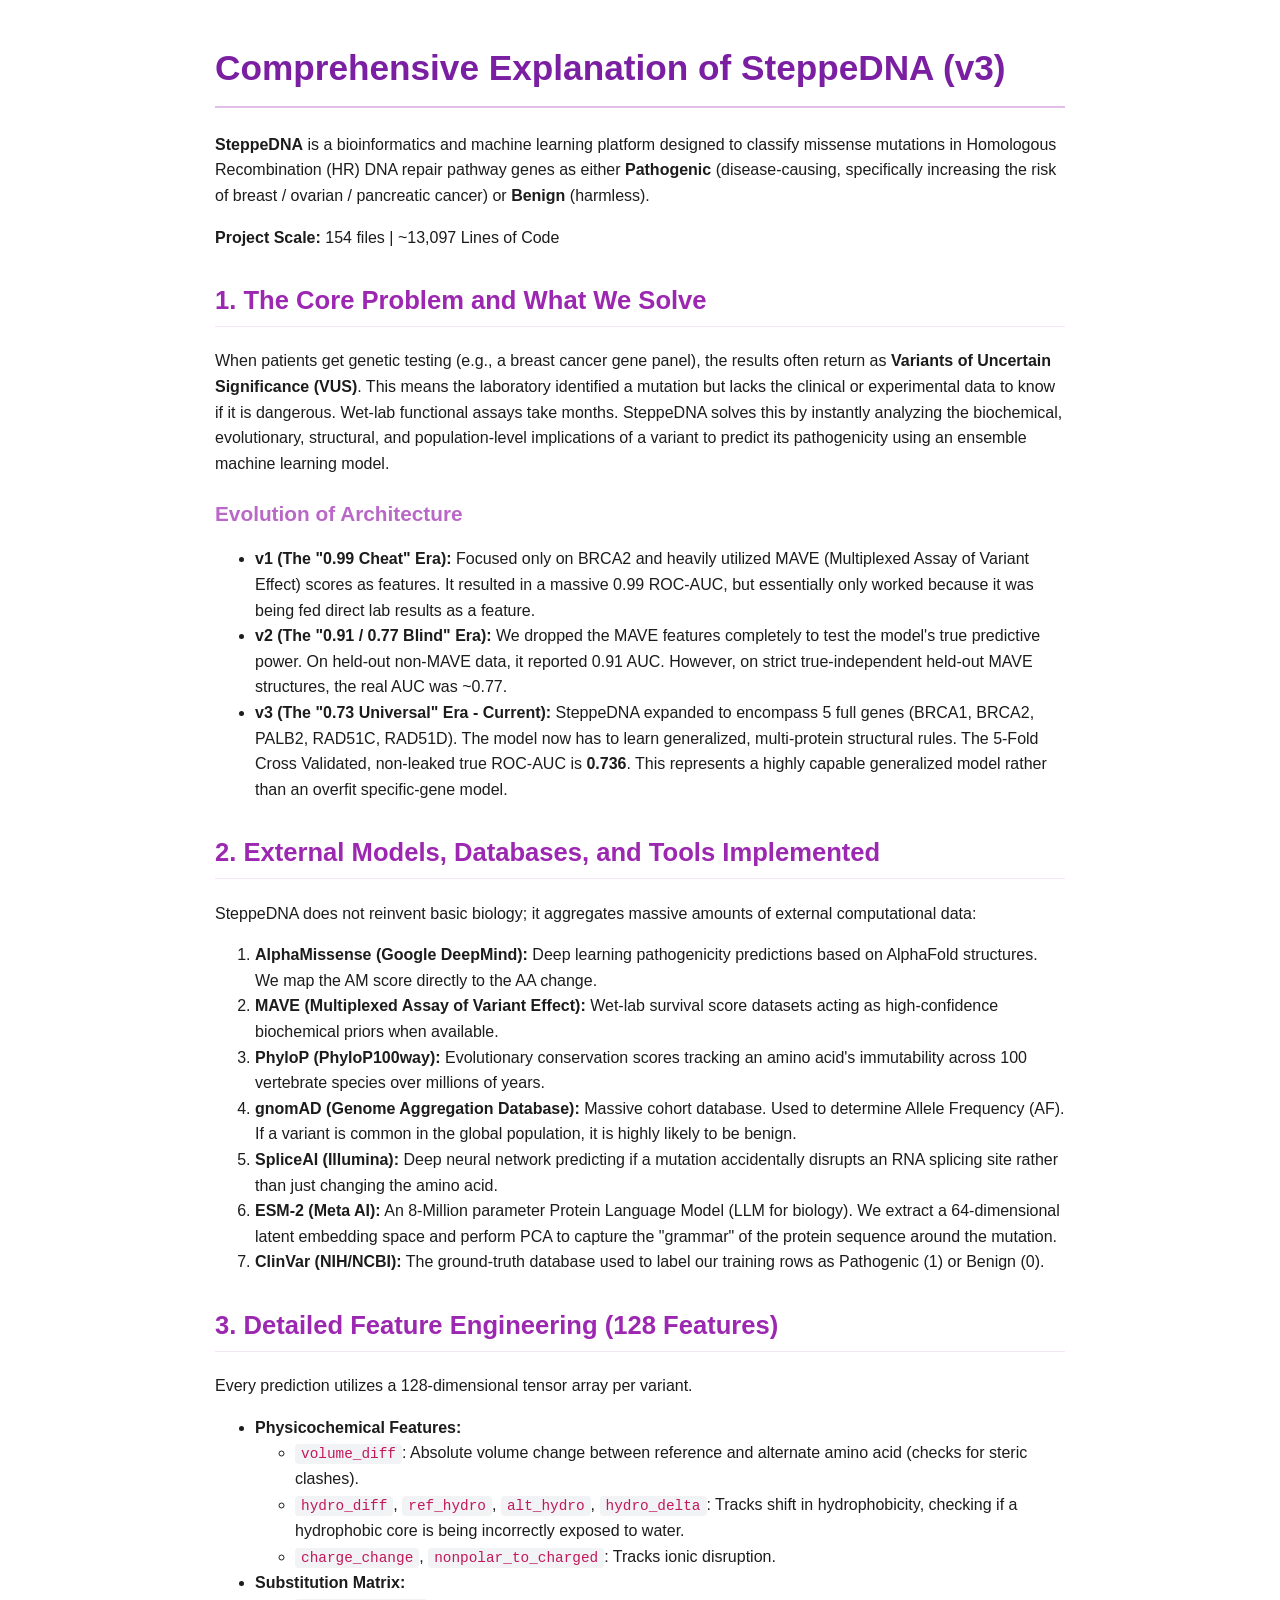
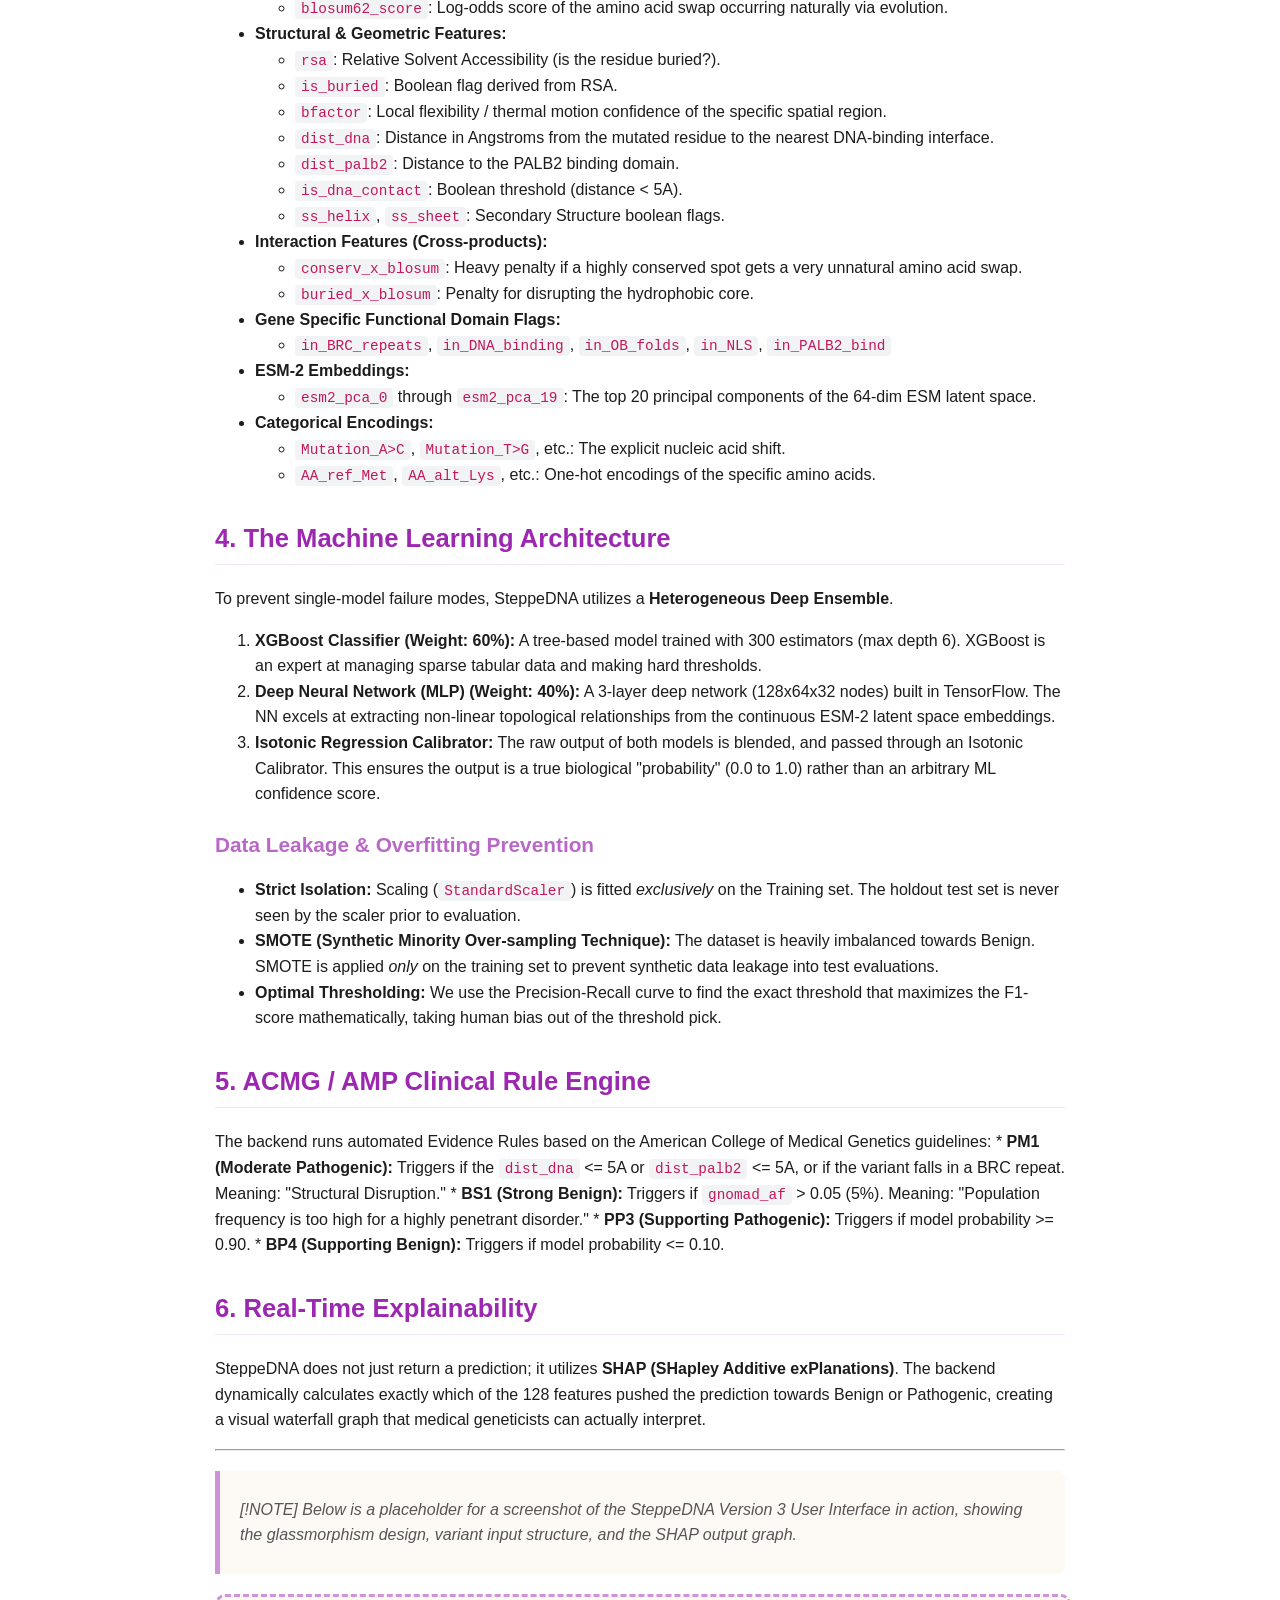
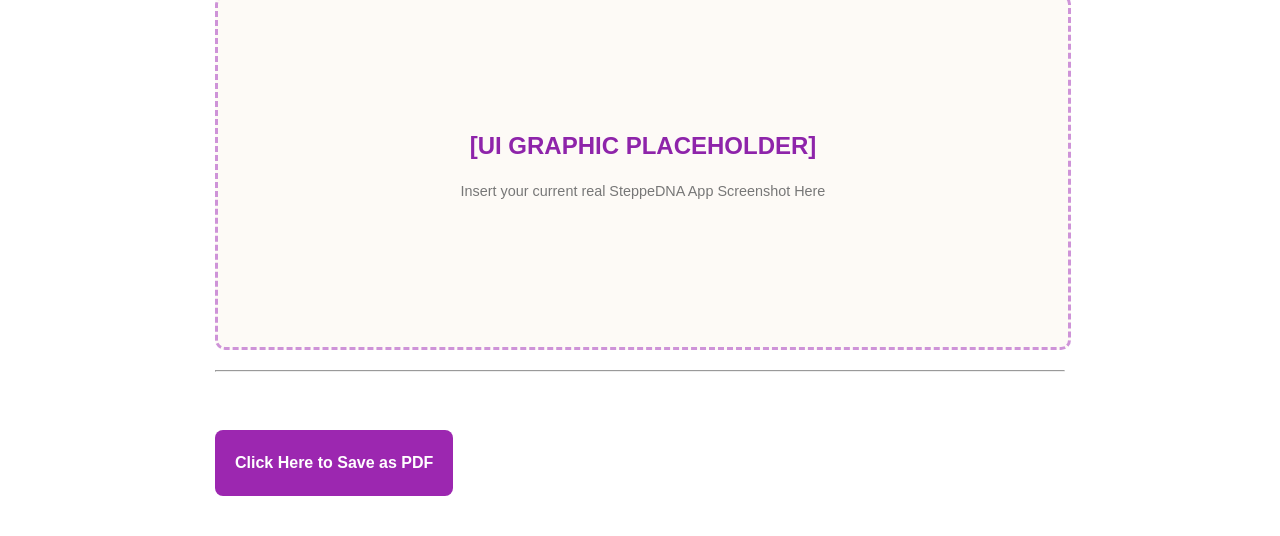
<file: explanation_of_SteppeDNA.html>
<!DOCTYPE html>
<html>
<head>
<meta charset="utf-8">
<title>Explanation of SteppeDNA</title>
<style>
    @page { size: A4; margin: 2cm; }
    body {
        font-family: 'Segoe UI', Helvetica, Arial, sans-serif;
        line-height: 1.6;
        color: #1c1c1c;
        margin: 40px auto;
        max-width: 850px;
        padding: 0 40px;
    }
    h1 {
        color: #7B1FA2;
        border-bottom: 2px solid #E1BEE7;
        padding-bottom: 10px;
        font-size: 2.2em;
        margin-top: 0;
    }
    h2 {
        color: #9C27B0;
        margin-top: 30px;
        font-size: 1.6em;
        border-bottom: 1px solid #f3e5f5;
        padding-bottom: 5px;
    }
    h3 {
        color: #BA68C8;
        font-size: 1.3em;
        margin-bottom: 10px;
    }
    table {
        border-collapse: collapse;
        width: 100%;
        margin: 20px 0;
        font-size: 0.95em;
    }
    th, td {
        border: 1px solid #ddd;
        padding: 12px;
        text-align: left;
    }
    th {
        background-color: #F8BBD0;
        color: #4A148C;
    }
    tr:nth-child(even) {
        background-color: #fafafa;
    }
    code {
        background-color: #f1f3f5;
        padding: 2px 6px;
        border-radius: 4px;
        font-family: Consolas, 'Courier New', monospace;
        font-size: 0.9em;
        color: #C2185B;
    }
    .placeholder-box {
        width: 100%;
        height: 350px;
        border: 3px dashed #ce93d8;
        background-color: #fdfaf6;
        display: flex;
        flex-direction: column;
        align-items: center;
        justify-content: center;
        color: #8e24aa;
        font-weight: bold;
        font-size: 1.5em;
        margin-top: 20px;
        margin-bottom: 20px;
        border-radius: 10px;
        text-align: center;
    }
    .placeholder-box p {
        font-size: 0.6em;
        font-weight: normal;
        color: #777;
    }
    blockquote {
        border-left: 5px solid #ce93d8;
        padding-left: 15px;
        color: #555;
        font-style: italic;
        background: #fdfaf6;
        margin: 20px 0;
        padding: 10px 20px;
        border-radius: 0 8px 8px 0;
    }
    @media print {
        .placeholder-box { border: 3px dashed #999; color: #555; background-color: #fff; }
        body { max-width: 100%; padding: 0; margin: 0; }
    }
</style>
</head>
<body>
<h1>Comprehensive Explanation of SteppeDNA (v3)</h1>
<p><strong>SteppeDNA</strong> is a bioinformatics and machine learning platform designed to classify missense mutations in Homologous Recombination (HR) DNA repair pathway genes as either <strong>Pathogenic</strong> (disease-causing, specifically increasing the risk of breast / ovarian / pancreatic cancer) or <strong>Benign</strong> (harmless).</p>
<p><strong>Project Scale:</strong> 154 files | ~13,097 Lines of Code</p>
<h2>1. The Core Problem and What We Solve</h2>
<p>When patients get genetic testing (e.g., a breast cancer gene panel), the results often return as <strong>Variants of Uncertain Significance (VUS)</strong>. This means the laboratory identified a mutation but lacks the clinical or experimental data to know if it is dangerous. Wet-lab functional assays take months. SteppeDNA solves this by instantly analyzing the biochemical, evolutionary, structural, and population-level implications of a variant to predict its pathogenicity using an ensemble machine learning model.</p>
<h3>Evolution of Architecture</h3>
<ul>
<li><strong>v1 (The "0.99 Cheat" Era):</strong> Focused only on BRCA2 and heavily utilized MAVE (Multiplexed Assay of Variant Effect) scores as features. It resulted in a massive 0.99 ROC-AUC, but essentially only worked because it was being fed direct lab results as a feature.</li>
<li><strong>v2 (The "0.91 / 0.77 Blind" Era):</strong> We dropped the MAVE features completely to test the model's true predictive power. On held-out non-MAVE data, it reported 0.91 AUC. However, on strict true-independent held-out MAVE structures, the real AUC was ~0.77.</li>
<li><strong>v3 (The "0.73 Universal" Era - Current):</strong> SteppeDNA expanded to encompass 5 full genes (BRCA1, BRCA2, PALB2, RAD51C, RAD51D). The model now has to learn generalized, multi-protein structural rules. The 5-Fold Cross Validated, non-leaked true ROC-AUC is <strong>0.736</strong>. This represents a highly capable generalized model rather than an overfit specific-gene model.</li>
</ul>
<h2>2. External Models, Databases, and Tools Implemented</h2>
<p>SteppeDNA does not reinvent basic biology; it aggregates massive amounts of external computational data:</p>
<ol>
<li><strong>AlphaMissense (Google DeepMind):</strong> Deep learning pathogenicity predictions based on AlphaFold structures. We map the AM score directly to the AA change.</li>
<li><strong>MAVE (Multiplexed Assay of Variant Effect):</strong> Wet-lab survival score datasets acting as high-confidence biochemical priors when available.</li>
<li><strong>PhyloP (PhyloP100way):</strong> Evolutionary conservation scores tracking an amino acid's immutability across 100 vertebrate species over millions of years.</li>
<li><strong>gnomAD (Genome Aggregation Database):</strong> Massive cohort database. Used to determine Allele Frequency (AF). If a variant is common in the global population, it is highly likely to be benign.</li>
<li><strong>SpliceAI (Illumina):</strong> Deep neural network predicting if a mutation accidentally disrupts an RNA splicing site rather than just changing the amino acid.</li>
<li><strong>ESM-2 (Meta AI):</strong> An 8-Million parameter Protein Language Model (LLM for biology). We extract a 64-dimensional latent embedding space and perform PCA to capture the "grammar" of the protein sequence around the mutation.</li>
<li><strong>ClinVar (NIH/NCBI):</strong> The ground-truth database used to label our training rows as Pathogenic (1) or Benign (0).</li>
</ol>
<h2>3. Detailed Feature Engineering (128 Features)</h2>
<p>Every prediction utilizes a 128-dimensional tensor array per variant.</p>
<ul>
<li><strong>Physicochemical Features:</strong><ul>
<li><code>volume_diff</code>: Absolute volume change between reference and alternate amino acid (checks for steric clashes).</li>
<li><code>hydro_diff</code>, <code>ref_hydro</code>, <code>alt_hydro</code>, <code>hydro_delta</code>: Tracks shift in hydrophobicity, checking if a hydrophobic core is being incorrectly exposed to water.</li>
<li><code>charge_change</code>, <code>nonpolar_to_charged</code>: Tracks ionic disruption.</li>
</ul>
</li>
<li><strong>Substitution Matrix:</strong><ul>
<li><code>blosum62_score</code>: Log-odds score of the amino acid swap occurring naturally via evolution.</li>
</ul>
</li>
<li><strong>Structural &amp; Geometric Features:</strong><ul>
<li><code>rsa</code>: Relative Solvent Accessibility (is the residue buried?).</li>
<li><code>is_buried</code>: Boolean flag derived from RSA.</li>
<li><code>bfactor</code>: Local flexibility / thermal motion confidence of the specific spatial region.</li>
<li><code>dist_dna</code>: Distance in Angstroms from the mutated residue to the nearest DNA-binding interface.</li>
<li><code>dist_palb2</code>: Distance to the PALB2 binding domain.</li>
<li><code>is_dna_contact</code>: Boolean threshold (distance &lt; 5A).</li>
<li><code>ss_helix</code>, <code>ss_sheet</code>: Secondary Structure boolean flags.</li>
</ul>
</li>
<li><strong>Interaction Features (Cross-products):</strong><ul>
<li><code>conserv_x_blosum</code>: Heavy penalty if a highly conserved spot gets a very unnatural amino acid swap.</li>
<li><code>buried_x_blosum</code>: Penalty for disrupting the hydrophobic core.</li>
</ul>
</li>
<li><strong>Gene Specific Functional Domain Flags:</strong><ul>
<li><code>in_BRC_repeats</code>, <code>in_DNA_binding</code>, <code>in_OB_folds</code>, <code>in_NLS</code>, <code>in_PALB2_bind</code></li>
</ul>
</li>
<li><strong>ESM-2 Embeddings:</strong><ul>
<li><code>esm2_pca_0</code> through <code>esm2_pca_19</code>: The top 20 principal components of the 64-dim ESM latent space.</li>
</ul>
</li>
<li><strong>Categorical Encodings:</strong><ul>
<li><code>Mutation_A&gt;C</code>, <code>Mutation_T&gt;G</code>, etc.: The explicit nucleic acid shift.</li>
<li><code>AA_ref_Met</code>, <code>AA_alt_Lys</code>, etc.: One-hot encodings of the specific amino acids.</li>
</ul>
</li>
</ul>
<h2>4. The Machine Learning Architecture</h2>
<p>To prevent single-model failure modes, SteppeDNA utilizes a <strong>Heterogeneous Deep Ensemble</strong>.</p>
<ol>
<li><strong>XGBoost Classifier (Weight: 60%):</strong> A tree-based model trained with 300 estimators (max depth 6). XGBoost is an expert at managing sparse tabular data and making hard thresholds.</li>
<li><strong>Deep Neural Network (MLP) (Weight: 40%):</strong> A 3-layer deep network (128x64x32 nodes) built in TensorFlow. The NN excels at extracting non-linear topological relationships from the continuous ESM-2 latent space embeddings.</li>
<li><strong>Isotonic Regression Calibrator:</strong> The raw output of both models is blended, and passed through an Isotonic Calibrator. This ensures the output is a true biological "probability" (0.0 to 1.0) rather than an arbitrary ML confidence score.</li>
</ol>
<h3>Data Leakage &amp; Overfitting Prevention</h3>
<ul>
<li><strong>Strict Isolation:</strong> Scaling (<code>StandardScaler</code>) is fitted <em>exclusively</em> on the Training set. The holdout test set is never seen by the scaler prior to evaluation.</li>
<li><strong>SMOTE (Synthetic Minority Over-sampling Technique):</strong> The dataset is heavily imbalanced towards Benign. SMOTE is applied <em>only</em> on the training set to prevent synthetic data leakage into test evaluations.</li>
<li><strong>Optimal Thresholding:</strong> We use the Precision-Recall curve to find the exact threshold that maximizes the F1-score mathematically, taking human bias out of the threshold pick.</li>
</ul>
<h2>5. ACMG / AMP Clinical Rule Engine</h2>
<p>The backend runs automated Evidence Rules based on the American College of Medical Genetics guidelines:
*   <strong>PM1 (Moderate Pathogenic):</strong> Triggers if the <code>dist_dna</code> &lt;= 5A or <code>dist_palb2</code> &lt;= 5A, or if the variant falls in a BRC repeat. Meaning: "Structural Disruption."
*   <strong>BS1 (Strong Benign):</strong> Triggers if <code>gnomad_af</code> &gt; 0.05 (5%). Meaning: "Population frequency is too high for a highly penetrant disorder."
*   <strong>PP3 (Supporting Pathogenic):</strong> Triggers if model probability &gt;= 0.90.
*   <strong>BP4 (Supporting Benign):</strong> Triggers if model probability &lt;= 0.10.</p>
<h2>6. Real-Time Explainability</h2>
<p>SteppeDNA does not just return a prediction; it utilizes <strong>SHAP (SHapley Additive exPlanations)</strong>. The backend dynamically calculates exactly which of the 128 features pushed the prediction towards Benign or Pathogenic, creating a visual waterfall graph that medical geneticists can actually interpret.</p>
<hr />
<blockquote>
<p>[!NOTE] 
Below is a placeholder for a screenshot of the SteppeDNA Version 3 User Interface in action, showing the glassmorphism design, variant input structure, and the SHAP output graph.</p>
</blockquote>
<p><div class="placeholder-box"><span>[UI GRAPHIC PLACEHOLDER]</span><p>Insert your current real SteppeDNA App Screenshot Here</p></div></p>
<hr />
<div style="text-align: center; margin-top: 50px; padding: 20px; color: white; background: #9C27B0; border-radius: 8px; cursor: pointer; display: inline-block; font-weight: bold;" onclick="window.print()" id="printbtn">
    Click Here to Save as PDF
</div>
<script>
    window.onbeforeprint = function() { document.getElementById('printbtn').style.display = 'none'; }
    window.onafterprint = function() { document.getElementById('printbtn').style.display = 'inline-block'; }
</script>
</body>
</html>
</file>
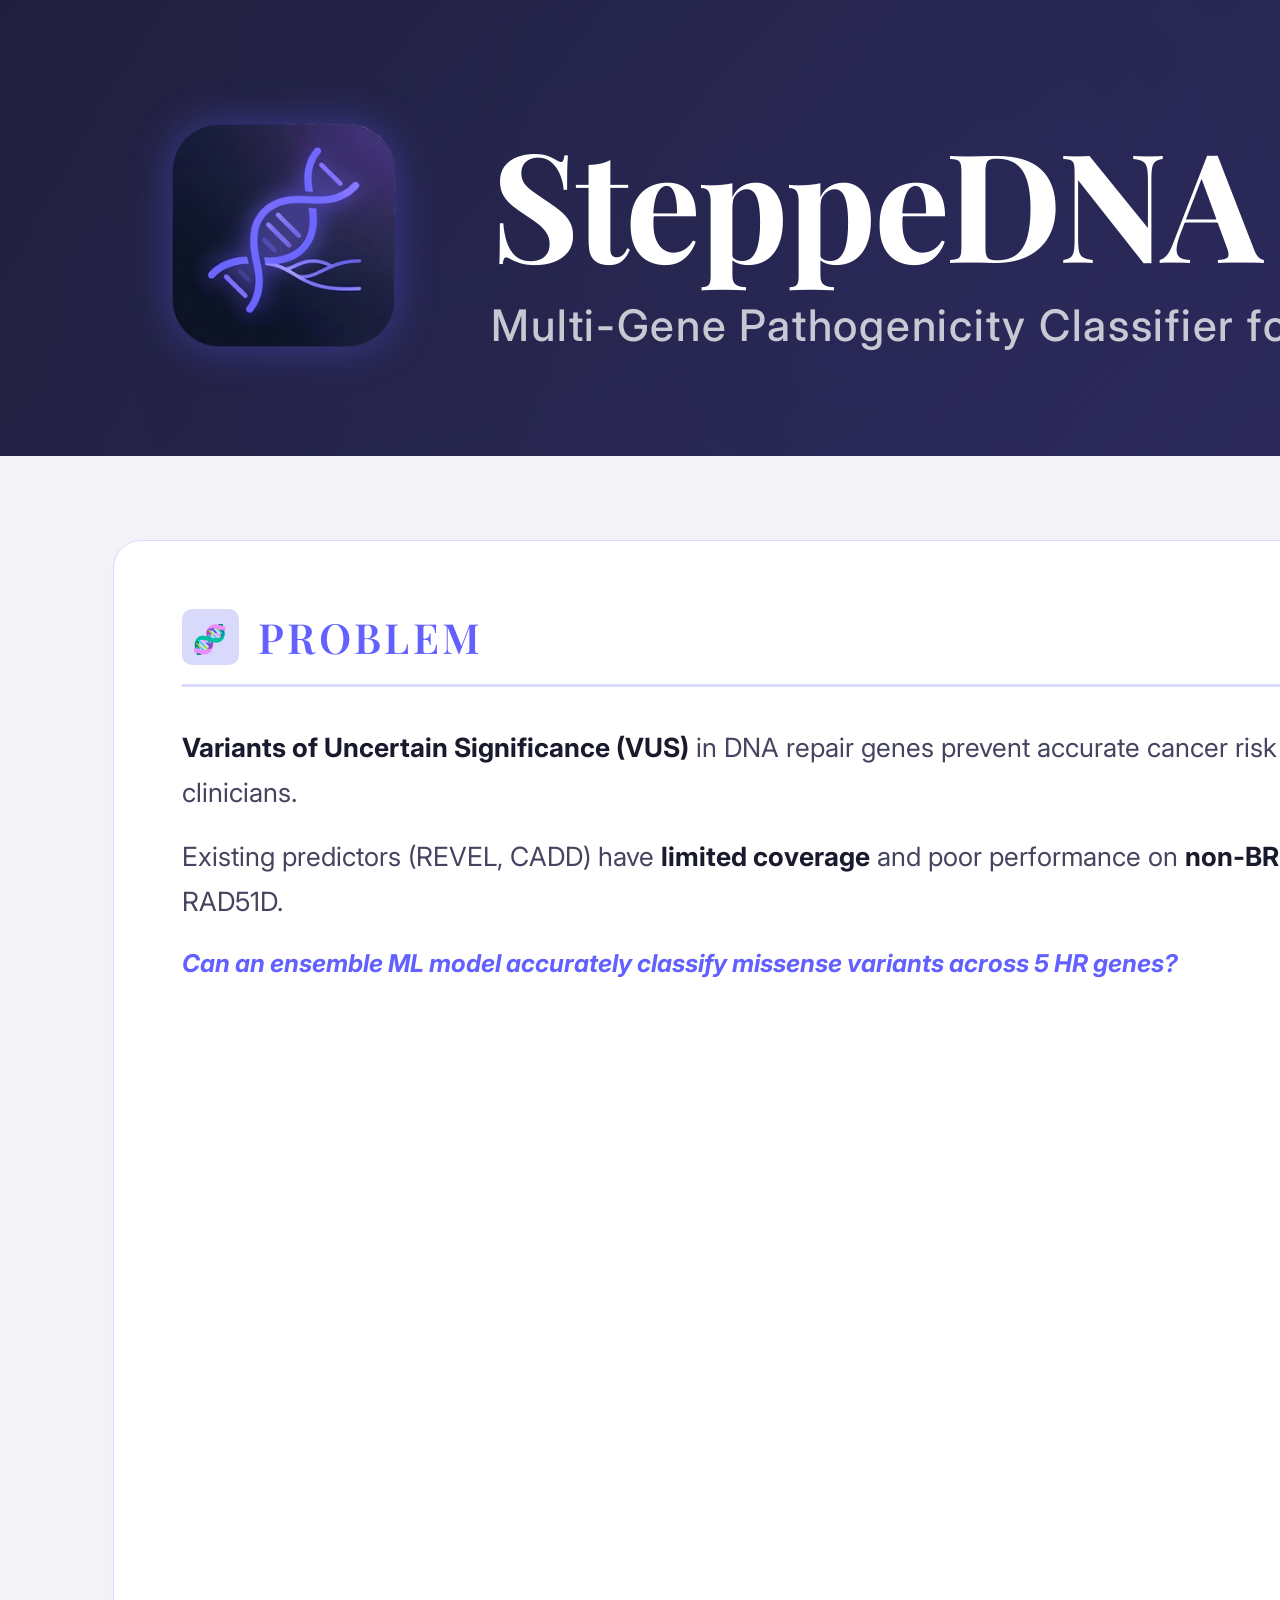
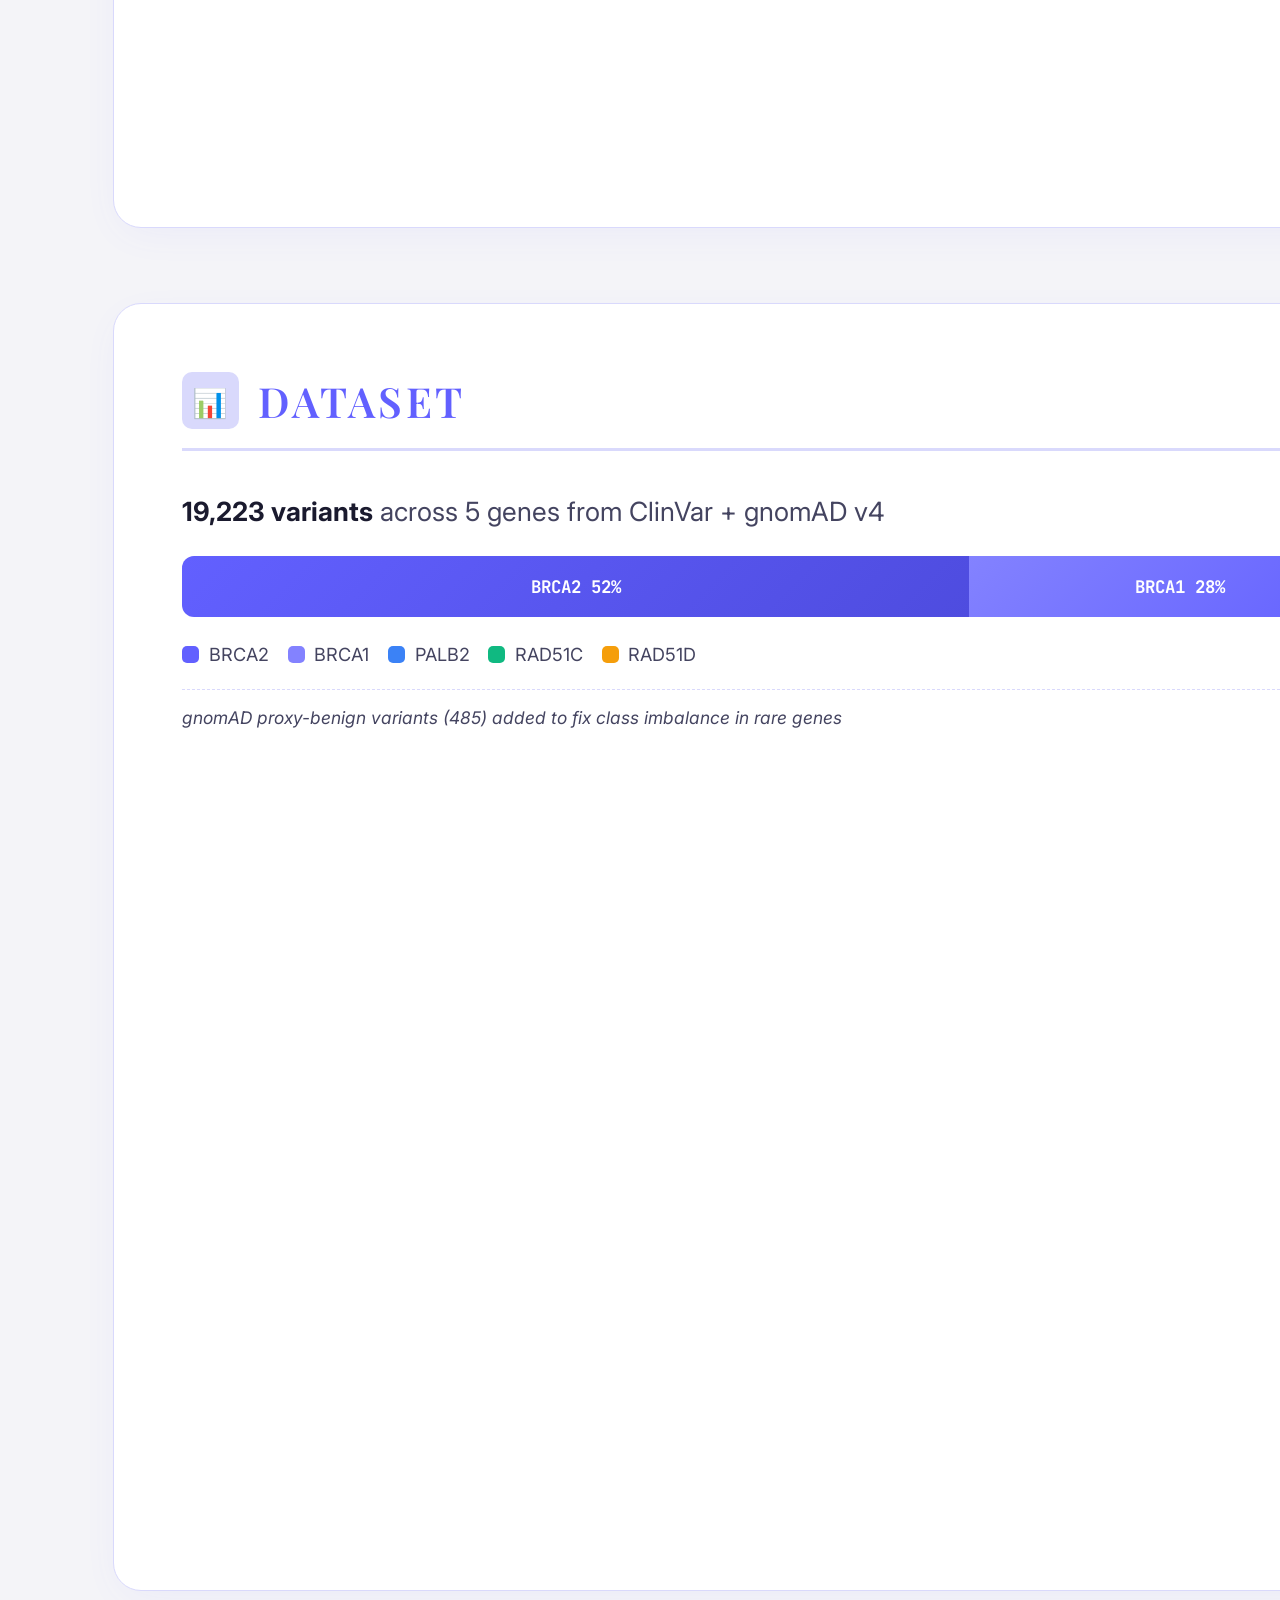
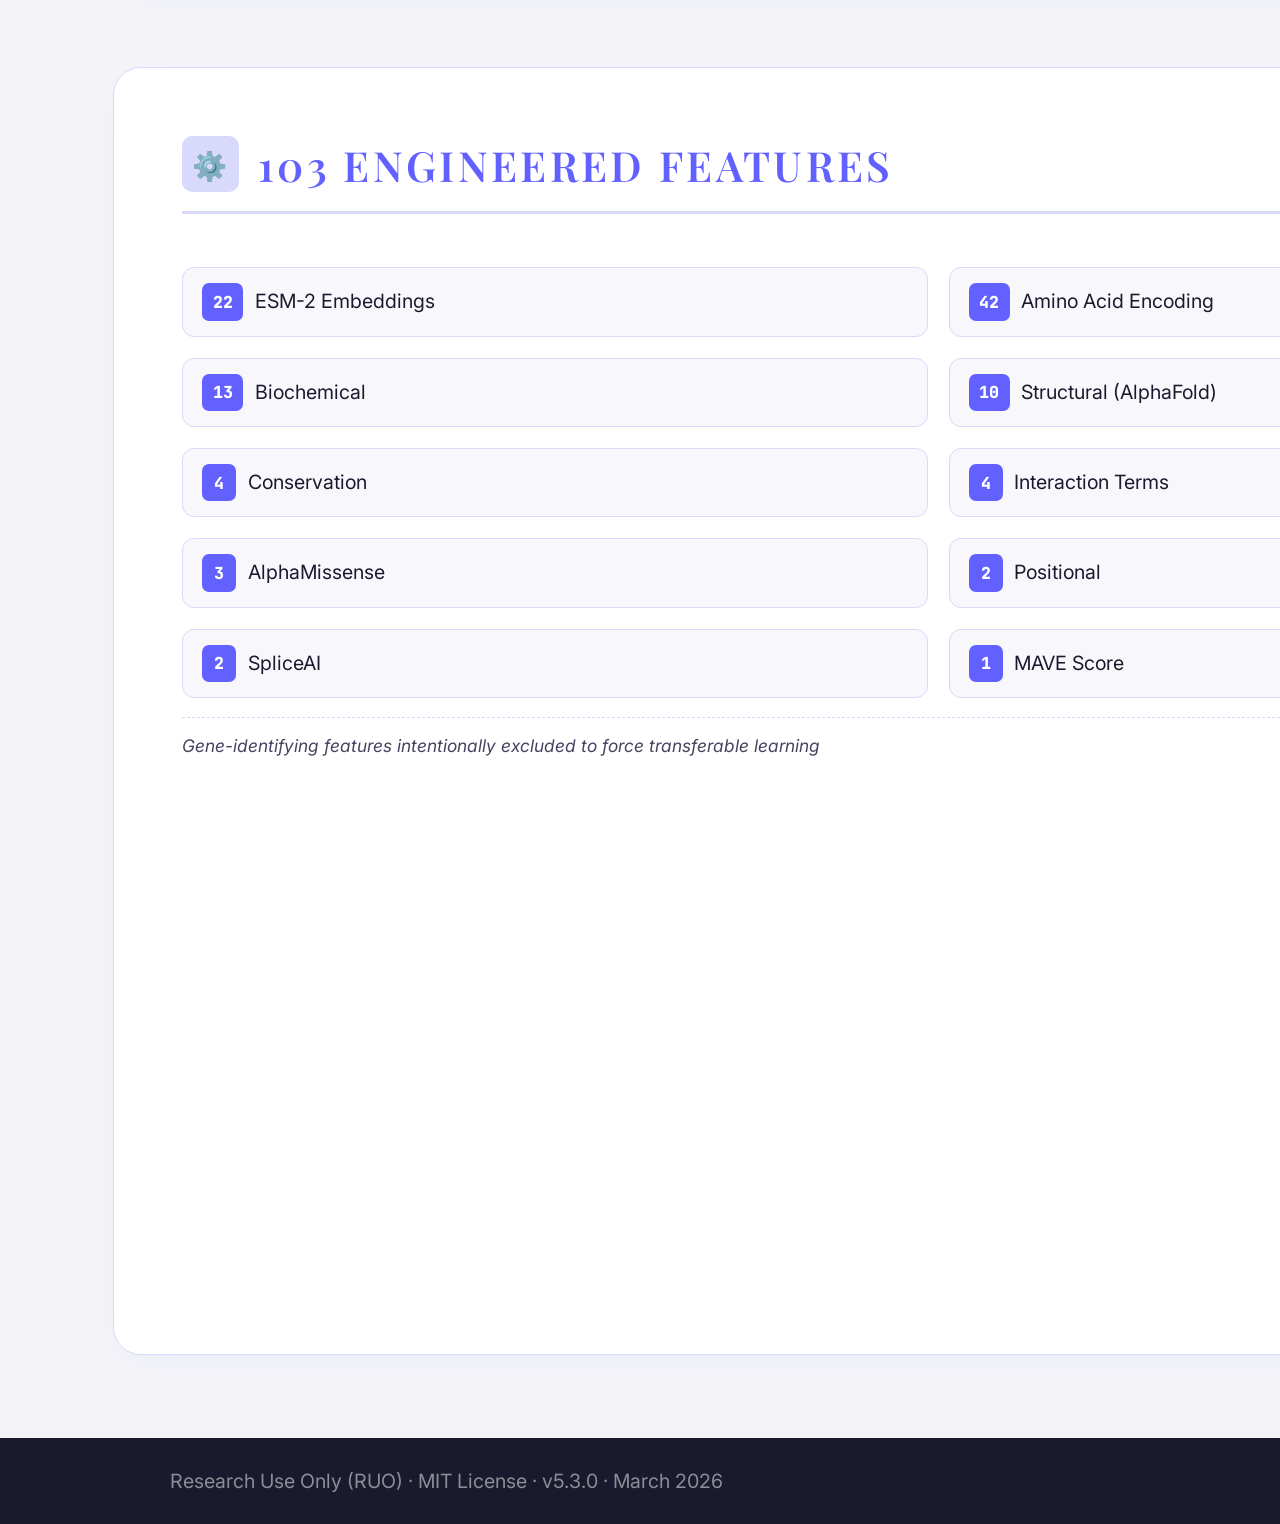
<file: poster.html>
<!DOCTYPE html>
<html lang="en">
<head>
<meta charset="UTF-8">
<meta name="viewport" content="width=device-width, initial-scale=1.0">
<title>SteppeDNA — Research Poster</title>
<link href="https://fonts.googleapis.com/css2?family=Inter:wght@400;500;600;700;800&family=Playfair+Display:wght@400;600;700&family=JetBrains+Mono:wght@400;500;600;700;800&display=swap" rel="stylesheet">
<style>
  @page {
    size: 165cm 125cm;
    margin: 0;
  }

  * {
    margin: 0;
    padding: 0;
    box-sizing: border-box;
  }

  :root {
    --primary: #6260FF;
    --primary-dark: #4e4cdf;
    --primary-glow: rgba(98, 96, 255, 0.15);
    --text-dark: #1a1a2e;
    --text-body: #444460;
    --bg: #f4f4f8;
    --card-bg: #ffffff;
    --border: #d9d9fc;
    --secondary: #d9d9fc;
    --success: #10B981;
    --danger: #EF4444;
    --warning: #F59E0B;
    --info: #3B82F6;
    --radius: 28px;
  }

  body {
    font-family: 'Inter', -apple-system, BlinkMacSystemFont, sans-serif;
    background: var(--bg);
    color: var(--text-dark);
    width: 165cm;
    height: 125cm;
    overflow: hidden;
    display: flex;
    flex-direction: column;
  }

  /* ─── HEADER BANNER ─── */
  .header {
    background: linear-gradient(135deg, #1a1a2e 0%, #2a2855 40%, #3d3a8a 70%, #6260FF 100%);
    padding: 3.2cm 4.5cm 2.8cm 4.5cm;
    display: flex;
    align-items: center;
    justify-content: space-between;
    position: relative;
    overflow: hidden;
    flex-shrink: 0;
  }

  .header::before {
    content: '';
    position: absolute;
    top: 0; left: 0; right: 0; bottom: 0;
    background: radial-gradient(circle at 15% 50%, rgba(98, 96, 255, 0.12) 0%, transparent 50%),
                radial-gradient(circle at 85% 30%, rgba(98, 96, 255, 0.08) 0%, transparent 40%);
  }

  .header-left {
    display: flex;
    align-items: center;
    gap: 2.5cm;
    position: relative;
    z-index: 1;
  }

  .logo-container {
    width: 6cm;
    height: 6cm;
    flex-shrink: 0;
    display: flex;
    align-items: center;
    justify-content: center;
  }

  .logo-container img {
    width: 100%;
    height: 100%;
    object-fit: contain;
    filter: brightness(1.1) drop-shadow(0 0 20px rgba(98, 96, 255, 0.4));
  }

  .header-title h1 {
    font-family: 'Playfair Display', serif;
    font-size: 4cm;
    font-weight: 700;
    color: #ffffff;
    line-height: 1.05;
    letter-spacing: -0.02em;
  }

  .header-subtitle {
    font-size: 1.15cm;
    color: rgba(255, 255, 255, 0.75);
    font-weight: 500;
    margin-top: 0.5cm;
    letter-spacing: 0.04em;
  }

  .header-right {
    position: relative;
    z-index: 1;
    text-align: right;
    flex-shrink: 0;
  }

  .author-name {
    font-family: 'Inter', sans-serif;
    font-size: 1.3cm;
    font-weight: 700;
    color: #ffffff;
  }

  .author-affiliation {
    font-size: 0.9cm;
    color: rgba(255, 255, 255, 0.6);
    font-weight: 400;
    margin-top: 0.25cm;
  }

  .competition-badge {
    display: inline-block;
    margin-top: 0.7cm;
    padding: 0.35cm 1cm;
    background: rgba(255, 255, 255, 0.12);
    border: 1.5px solid rgba(255, 255, 255, 0.25);
    border-radius: 99px;
    font-size: 0.75cm;
    font-weight: 600;
    color: rgba(255, 255, 255, 0.9);
    letter-spacing: 0.12em;
    text-transform: uppercase;
  }

  /* ─── MAIN CONTENT GRID ─── */
  .content {
    flex: 1;
    padding: 2.2cm 3cm;
    display: grid;
    grid-template-columns: 1fr 1.55fr 1fr;
    gap: 2cm;
    min-height: 0;
  }

  /* ─── COLUMNS ─── */
  .col-left, .col-center, .col-right {
    display: flex;
    flex-direction: column;
    gap: 2cm;
  }

  /* ─── CARDS ─── */
  .card {
    background: var(--card-bg);
    border-radius: var(--radius);
    border: 1.5px solid var(--border);
    padding: 1.8cm;
    box-shadow: 0 10px 40px -10px rgba(98, 96, 255, 0.08);
    display: flex;
    flex-direction: column;
    flex: 1;
  }

  .card-title {
    font-family: 'Playfair Display', serif;
    font-size: 1.1cm;
    font-weight: 600;
    color: var(--primary);
    text-transform: uppercase;
    letter-spacing: 0.08em;
    margin-bottom: 1cm;
    padding-bottom: 0.5cm;
    border-bottom: 3px solid var(--secondary);
    display: flex;
    align-items: center;
    gap: 0.5cm;
  }

  .card-title .icon {
    width: 1.5cm;
    height: 1.5cm;
    background: var(--secondary);
    border-radius: 10px;
    display: flex;
    align-items: center;
    justify-content: center;
    font-size: 0.75cm;
    flex-shrink: 0;
  }

  .card-body {
    font-size: 0.7cm;
    line-height: 1.7;
    color: var(--text-body);
    flex: 1;
  }

  .card-body p {
    margin-bottom: 0.5cm;
  }

  .card-body strong {
    color: var(--text-dark);
    font-weight: 700;
  }

  /* ─── PIPELINE DIAGRAM ─── */
  .pipeline {
    display: flex;
    align-items: center;
    justify-content: center;
    gap: 0.4cm;
    padding: 0.8cm 0;
  }

  .pipeline-step {
    background: linear-gradient(135deg, var(--primary) 0%, var(--primary-dark) 100%);
    color: #fff;
    border-radius: 16px;
    padding: 0.7cm 0.8cm;
    text-align: center;
    font-size: 0.55cm;
    font-weight: 700;
    min-width: 4.2cm;
    box-shadow: 0 8px 24px rgba(98, 96, 255, 0.25);
  }

  .pipeline-step small {
    display: block;
    font-size: 0.42cm;
    font-weight: 400;
    opacity: 0.8;
    margin-top: 0.15cm;
  }

  .pipeline-arrow {
    font-size: 1.1cm;
    color: var(--primary);
    font-weight: 300;
  }

  /* ─── FEATURE GRID ─── */
  .feature-grid {
    display: grid;
    grid-template-columns: 1fr 1fr;
    gap: 0.55cm;
    margin-top: 0.4cm;
  }

  .feature-chip {
    background: #f8f8fc;
    border: 1.5px solid var(--border);
    border-radius: 12px;
    padding: 0.4cm 0.5cm;
    font-size: 0.52cm;
    color: var(--text-dark);
    display: flex;
    align-items: center;
    gap: 0.3cm;
  }

  .feature-chip .feat-count {
    background: var(--primary);
    color: #fff;
    font-weight: 800;
    font-size: 0.44cm;
    padding: 0.12cm 0.28cm;
    border-radius: 7px;
    min-width: 0.9cm;
    text-align: center;
    font-family: 'JetBrains Mono', monospace;
  }

  /* ─── BAR CHARTS ─── */
  .bar-chart {
    display: flex;
    flex-direction: column;
    gap: 0.6cm;
  }

  .bar-row {
    display: flex;
    align-items: center;
    gap: 0.4cm;
  }

  .bar-label {
    font-family: 'JetBrains Mono', monospace;
    font-size: 0.55cm;
    font-weight: 600;
    color: var(--text-dark);
    min-width: 3.2cm;
    text-align: right;
  }

  .bar-track {
    flex: 1;
    height: 1.2cm;
    background: #f0f0f5;
    border-radius: 10px;
    overflow: hidden;
    position: relative;
  }

  .bar-fill {
    height: 100%;
    border-radius: 10px;
    display: flex;
    align-items: center;
    justify-content: flex-end;
    padding-right: 0.4cm;
    font-family: 'JetBrains Mono', monospace;
    font-size: 0.52cm;
    font-weight: 800;
    color: #fff;
  }

  .bar-fill.primary { background: linear-gradient(90deg, var(--primary) 0%, #8382ff 100%); }
  .bar-fill.gray { background: linear-gradient(90deg, #6b7280 0%, #9ca3af 100%); }

  /* ─── METRIC BOXES ─── */
  .metrics-row {
    display: grid;
    grid-template-columns: repeat(3, 1fr);
    gap: 0.7cm;
    margin: 0.6cm 0;
  }

  .metric-box {
    background: #f8f8fc;
    border: 2px solid var(--border);
    border-radius: 18px;
    padding: 0.8cm 0.5cm;
    text-align: center;
  }

  .metric-value {
    font-family: 'JetBrains Mono', monospace;
    font-size: 1.3cm;
    font-weight: 800;
    color: var(--primary);
    line-height: 1.1;
  }

  .metric-value.success { color: var(--success); }

  .metric-label {
    font-size: 0.45cm;
    color: var(--text-body);
    font-weight: 600;
    margin-top: 0.2cm;
    text-transform: uppercase;
    letter-spacing: 0.06em;
  }

  /* ─── GENE TABLE ─── */
  .gene-table {
    width: 100%;
    border-collapse: separate;
    border-spacing: 0;
    font-size: 0.55cm;
    margin-top: 0.5cm;
  }

  .gene-table th {
    background: var(--primary);
    color: #fff;
    font-weight: 700;
    padding: 0.4cm 0.5cm;
    text-align: left;
    font-size: 0.48cm;
    text-transform: uppercase;
    letter-spacing: 0.06em;
  }

  .gene-table th:first-child { border-radius: 12px 0 0 0; }
  .gene-table th:last-child { border-radius: 0 12px 0 0; }

  .gene-table td {
    padding: 0.38cm 0.5cm;
    border-bottom: 1.5px solid var(--border);
    font-family: 'JetBrains Mono', monospace;
    font-weight: 500;
  }

  .gene-table td:first-child {
    font-family: 'Inter', sans-serif;
    font-weight: 700;
    color: var(--text-dark);
    font-style: italic;
  }

  .gene-table tr:last-child td:first-child { border-radius: 0 0 0 12px; }
  .gene-table tr:last-child td:last-child { border-radius: 0 0 12px 0; }

  .gene-table tr:nth-child(even) td { background: #fafaff; }

  .tier {
    display: inline-block;
    padding: 0.1cm 0.35cm;
    border-radius: 8px;
    font-size: 0.42cm;
    font-weight: 700;
    font-family: 'Inter', sans-serif;
  }

  .tier.high { background: #D1FAE5; color: #065F46; }
  .tier.moderate { background: #FEF3C7; color: #92400E; }
  .tier.low { background: #FEE2E2; color: #991B1B; }

  /* ─── DATASET BAR ─── */
  .dataset-bar {
    display: flex;
    height: 1.6cm;
    border-radius: 12px;
    overflow: hidden;
    margin: 0.6cm 0;
    box-shadow: inset 0 2px 4px rgba(0,0,0,0.06);
  }

  .dataset-segment {
    display: flex;
    align-items: center;
    justify-content: center;
    color: #fff;
    font-family: 'JetBrains Mono', monospace;
    font-size: 0.46cm;
    font-weight: 700;
    position: relative;
  }

  .dataset-segment span { position: relative; z-index: 1; }

  .dataset-legend {
    display: flex;
    flex-wrap: wrap;
    gap: 0.5cm;
    margin-top: 0.4cm;
  }

  .legend-item {
    display: flex;
    align-items: center;
    gap: 0.25cm;
    font-size: 0.48cm;
    color: var(--text-body);
  }

  .legend-dot {
    width: 0.45cm;
    height: 0.45cm;
    border-radius: 5px;
    flex-shrink: 0;
  }

  /* ─── IMPACT BOXES ─── */
  .impact-grid {
    display: grid;
    grid-template-columns: 1fr 1fr;
    gap: 0.6cm;
    margin-top: 0.5cm;
  }

  .impact-box {
    background: #f8f8fc;
    border: 1.5px solid var(--border);
    border-radius: 14px;
    padding: 0.6cm;
    text-align: center;
  }

  .impact-gene {
    font-weight: 700;
    font-size: 0.58cm;
    color: var(--text-dark);
    font-style: italic;
  }

  .impact-values {
    display: flex;
    align-items: center;
    justify-content: center;
    gap: 0.3cm;
    margin-top: 0.25cm;
    font-family: 'JetBrains Mono', monospace;
    font-size: 0.55cm;
    font-weight: 700;
  }

  .impact-before { color: var(--danger); }
  .impact-arrow { color: var(--primary); font-size: 0.65cm; }
  .impact-after { color: var(--success); }
  .impact-delta {
    font-size: 0.44cm;
    color: var(--success);
    font-weight: 800;
    font-family: 'JetBrains Mono', monospace;
    margin-top: 0.1cm;
  }

  /* ─── CONCLUSIONS ─── */
  .conclusion-list {
    list-style: none;
    padding: 0;
  }

  .conclusion-list li {
    position: relative;
    padding-left: 1cm;
    margin-bottom: 0.55cm;
    font-size: 0.6cm;
    line-height: 1.6;
    color: var(--text-dark);
  }

  .conclusion-list li::before {
    content: attr(data-num);
    position: absolute;
    left: 0;
    top: 0;
    font-family: 'JetBrains Mono', monospace;
    font-weight: 800;
    font-size: 0.55cm;
    color: var(--primary);
  }

  /* ─── ENSEMBLE DIAGRAM ─── */
  .ensemble-visual {
    display: flex;
    flex-direction: column;
    align-items: center;
    gap: 0.6cm;
    padding: 0.7cm 0;
  }

  .ensemble-row {
    display: flex;
    align-items: center;
    gap: 0.6cm;
  }

  .model-box {
    border-radius: 16px;
    padding: 0.55cm 0.8cm;
    text-align: center;
    font-weight: 700;
    font-size: 0.55cm;
    box-shadow: 0 6px 16px rgba(0,0,0,0.1);
  }

  .model-box.xgb {
    background: linear-gradient(135deg, #6260FF 0%, #4e4cdf 100%);
    color: #fff;
  }

  .model-box.mlp {
    background: linear-gradient(135deg, #8382ff 0%, #6260FF 100%);
    color: #fff;
  }

  .model-box.calib {
    background: #fff;
    border: 2.5px solid var(--primary);
    color: var(--primary);
  }

  .model-box.output {
    background: linear-gradient(135deg, var(--success) 0%, #059669 100%);
    color: #fff;
    font-size: 0.58cm;
  }

  .weight-label {
    font-family: 'JetBrains Mono', monospace;
    font-size: 0.48cm;
    font-weight: 700;
    color: var(--text-body);
  }

  .merge-symbol {
    font-size: 0.8cm;
    color: var(--primary);
    font-weight: 400;
  }

  /* ─── SECTION NOTE ─── */
  .section-note {
    font-size: 0.46cm;
    color: var(--text-body);
    font-style: italic;
    margin-top: 0.5cm;
    padding-top: 0.35cm;
    border-top: 1.5px dashed var(--border);
  }

  /* ─── FOOTER ─── */
  .footer {
    background: var(--text-dark);
    padding: 0.8cm 4.5cm;
    display: flex;
    align-items: center;
    justify-content: space-between;
    flex-shrink: 0;
  }

  .footer-text {
    color: rgba(255, 255, 255, 0.5);
    font-size: 0.52cm;
  }

  .footer-link {
    color: rgba(255, 255, 255, 0.65);
    font-size: 0.52cm;
    font-family: 'JetBrains Mono', monospace;
    font-weight: 500;
  }

  /* ─── PRINT ─── */
  @media print {
    body {
      -webkit-print-color-adjust: exact;
      print-color-adjust: exact;
    }
  }
</style>
</head>
<body>

<!-- ═══════════ HEADER ═══════════ -->
<div class="header">
  <div class="header-left">
    <div class="logo-container">
      <img src="frontend/logo.png" alt="SteppeDNA Logo">
    </div>
    <div class="header-title">
      <h1>SteppeDNA</h1>
      <div class="header-subtitle">Multi-Gene Pathogenicity Classifier for Homologous Recombination DNA Repair Genes</div>
    </div>
  </div>
  <div class="header-right">
    <div class="author-name">Elnar Abzhakhanov</div>
    <div class="author-affiliation">Kazakhstan</div>
    <div class="competition-badge">Infomatrix Asia 2026</div>
  </div>
</div>

<!-- ═══════════ CONTENT ═══════════ -->
<div class="content">

  <!-- ─── LEFT COLUMN ─── -->
  <div class="col-left">

    <div class="card">
      <div class="card-title"><div class="icon">🧬</div> Problem</div>
      <div class="card-body">
        <p><strong>Variants of Uncertain Significance (VUS)</strong> in DNA repair genes prevent accurate cancer risk assessment for patients and clinicians.</p>
        <p>Existing predictors (REVEL, CADD) have <strong>limited coverage</strong> and poor performance on <strong>non-BRCA2 HR genes</strong> — PALB2, RAD51C, RAD51D.</p>
        <p style="margin-top:0.5cm; font-size:0.65cm; color: var(--primary); font-weight:700; font-style:italic;">Can an ensemble ML model accurately classify missense variants across 5 HR genes?</p>
      </div>
    </div>

    <div class="card">
      <div class="card-title"><div class="icon">📊</div> Dataset</div>
      <div class="card-body">
        <p><strong>19,223 variants</strong> across 5 genes from ClinVar + gnomAD v4</p>
        <div class="dataset-bar">
          <div class="dataset-segment" style="width:52%; background: linear-gradient(135deg, #6260FF, #4e4cdf);"><span>BRCA2 52%</span></div>
          <div class="dataset-segment" style="width:28%; background: linear-gradient(135deg, #8382ff, #6260FF);"><span>BRCA1 28%</span></div>
          <div class="dataset-segment" style="width:14%; background: linear-gradient(135deg, #3B82F6, #2563EB);"><span>PALB2</span></div>
          <div class="dataset-segment" style="width:3.5%; background: linear-gradient(135deg, #10B981, #059669);"></div>
          <div class="dataset-segment" style="width:2.5%; background: linear-gradient(135deg, #F59E0B, #D97706);"></div>
        </div>
        <div class="dataset-legend">
          <div class="legend-item"><div class="legend-dot" style="background:#6260FF;"></div> BRCA2</div>
          <div class="legend-item"><div class="legend-dot" style="background:#8382ff;"></div> BRCA1</div>
          <div class="legend-item"><div class="legend-dot" style="background:#3B82F6;"></div> PALB2</div>
          <div class="legend-item"><div class="legend-dot" style="background:#10B981;"></div> RAD51C</div>
          <div class="legend-item"><div class="legend-dot" style="background:#F59E0B;"></div> RAD51D</div>
        </div>
        <p class="section-note">gnomAD proxy-benign variants (485) added to fix class imbalance in rare genes</p>
      </div>
    </div>

    <div class="card">
      <div class="card-title"><div class="icon">⚙️</div> 103 Engineered Features</div>
      <div class="card-body">
        <div class="feature-grid">
          <div class="feature-chip"><span class="feat-count">22</span> ESM-2 Embeddings</div>
          <div class="feature-chip"><span class="feat-count">42</span> Amino Acid Encoding</div>
          <div class="feature-chip"><span class="feat-count">13</span> Biochemical</div>
          <div class="feature-chip"><span class="feat-count">10</span> Structural (AlphaFold)</div>
          <div class="feature-chip"><span class="feat-count">4</span> Conservation</div>
          <div class="feature-chip"><span class="feat-count">4</span> Interaction Terms</div>
          <div class="feature-chip"><span class="feat-count">3</span> AlphaMissense</div>
          <div class="feature-chip"><span class="feat-count">2</span> Positional</div>
          <div class="feature-chip"><span class="feat-count">2</span> SpliceAI</div>
          <div class="feature-chip"><span class="feat-count">1</span> MAVE Score</div>
        </div>
        <p class="section-note">Gene-identifying features intentionally excluded to force transferable learning</p>
      </div>
    </div>

  </div>

  <!-- ─── CENTER COLUMN ─── -->
  <div class="col-center">

    <div class="card">
      <div class="card-title"><div class="icon">🔬</div> Methodology</div>
      <div class="card-body">
        <div class="pipeline">
          <div class="pipeline-step">ClinVar +<br>gnomAD<small>19,223 variants</small></div>
          <div class="pipeline-arrow">→</div>
          <div class="pipeline-step">Feature<br>Engineering<small>103 features</small></div>
          <div class="pipeline-arrow">→</div>
          <div class="pipeline-step">Ensemble<br>Model<small>XGB + MLP</small></div>
          <div class="pipeline-arrow">→</div>
          <div class="pipeline-step">Isotonic<br>Calibration<small>Probability</small></div>
          <div class="pipeline-arrow">→</div>
          <div class="pipeline-step" style="background: linear-gradient(135deg, var(--success), #059669);">Pathogenicity<br>Score<small>0.0 – 1.0</small></div>
        </div>
        <div class="ensemble-visual">
          <div class="ensemble-row">
            <div class="model-box xgb">XGBoost<br><span style="font-size:0.44cm; opacity:0.85;">Gradient Boosting</span></div>
            <div class="weight-label">60%</div>
            <div class="merge-symbol">+</div>
            <div class="weight-label">40%</div>
            <div class="model-box mlp">MLP Neural Net<br><span style="font-size:0.44cm; opacity:0.85;">Deep Learning</span></div>
          </div>
          <div style="font-size:0.7cm; color: var(--primary);">↓</div>
          <div class="ensemble-row">
            <div class="model-box calib">Isotonic Calibration</div>
            <div style="font-size:0.7cm; color: var(--primary);">→</div>
            <div class="model-box output">Calibrated Score</div>
          </div>
        </div>
        <p class="section-note">10-fold stratified cross-validation (gene × label stratified) · SMOTE oversampling · Early stopping</p>
      </div>
    </div>

    <div class="card">
      <div class="card-title"><div class="icon">📈</div> Results</div>
      <div class="card-body">
        <div class="metrics-row">
          <div class="metric-box">
            <div class="metric-value">0.978</div>
            <div class="metric-label">ROC-AUC</div>
          </div>
          <div class="metric-box">
            <div class="metric-value">0.881</div>
            <div class="metric-label">MCC</div>
          </div>
          <div class="metric-box">
            <div class="metric-value success">95.7%</div>
            <div class="metric-label">Sensitivity</div>
          </div>
        </div>
        <table class="gene-table">
          <thead>
            <tr>
              <th>Gene</th>
              <th>Test n</th>
              <th>ROC-AUC</th>
              <th>MCC</th>
              <th>Bal. Acc.</th>
              <th>Tier</th>
            </tr>
          </thead>
          <tbody>
            <tr><td>BRCA2</td><td>2,017</td><td>0.983</td><td>0.891</td><td>96.9%</td><td><span class="tier high">High</span></td></tr>
            <tr><td>RAD51D</td><td>82</td><td>0.804</td><td>0.437</td><td>72.0%</td><td><span class="tier moderate">Moderate</span></td></tr>
            <tr><td>RAD51C</td><td>135</td><td>0.743</td><td>0.403</td><td>70.6%</td><td><span class="tier moderate">Moderate</span></td></tr>
            <tr><td>BRCA1</td><td>1,087</td><td>0.706</td><td>0.312</td><td>66.0%</td><td><span class="tier low">Low</span></td></tr>
            <tr><td>PALB2</td><td>524</td><td>0.641</td><td>0.346</td><td>65.1%</td><td><span class="tier low">Low</span></td></tr>
          </tbody>
        </table>
        <p class="section-note">10-Fold CV AUC: 0.9797 ± 0.0031 · Macro-average AUC: 0.775 · Test set n = 3,845</p>
      </div>
    </div>

  </div>

  <!-- ─── RIGHT COLUMN ─── -->
  <div class="col-right">

    <div class="card">
      <div class="card-title"><div class="icon">🏆</div> vs. State-of-the-Art</div>
      <div class="card-body">
        <div class="bar-chart">
          <div class="bar-row">
            <div class="bar-label">SteppeDNA</div>
            <div class="bar-track"><div class="bar-fill primary" style="width: 97.8%;">0.978</div></div>
          </div>
          <div class="bar-row">
            <div class="bar-label">REVEL</div>
            <div class="bar-track"><div class="bar-fill gray" style="width: 72.5%;">0.725</div></div>
          </div>
          <div class="bar-row">
            <div class="bar-label">BayesDel</div>
            <div class="bar-track"><div class="bar-fill gray" style="width: 72.1%;">0.721</div></div>
          </div>
          <div class="bar-row">
            <div class="bar-label">CADD</div>
            <div class="bar-track"><div class="bar-fill gray" style="width: 53.9%;">0.539</div></div>
          </div>
        </div>
        <p class="section-note">Comparison on SteppeDNA's held-out test set (ROC-AUC). Competitors have 72% coverage vs. 100% for SteppeDNA.</p>
      </div>
    </div>

    <div class="card">
      <div class="card-title"><div class="icon">💡</div> Key Innovation</div>
      <div class="card-body">
        <p><strong>gnomAD proxy-benign augmentation</strong> dramatically improved non-BRCA2 gene performance:</p>
        <div class="impact-grid">
          <div class="impact-box">
            <div class="impact-gene">RAD51C</div>
            <div class="impact-values">
              <span class="impact-before">0.509</span>
              <span class="impact-arrow">→</span>
              <span class="impact-after">0.743</span>
            </div>
            <div class="impact-delta">+0.234</div>
          </div>
          <div class="impact-box">
            <div class="impact-gene">RAD51D</div>
            <div class="impact-values">
              <span class="impact-before">0.586</span>
              <span class="impact-arrow">→</span>
              <span class="impact-after">0.804</span>
            </div>
            <div class="impact-delta">+0.218</div>
          </div>
          <div class="impact-box">
            <div class="impact-gene">BRCA1</div>
            <div class="impact-values">
              <span class="impact-before">0.563</span>
              <span class="impact-arrow">→</span>
              <span class="impact-after">0.706</span>
            </div>
            <div class="impact-delta">+0.143</div>
          </div>
          <div class="impact-box">
            <div class="impact-gene">PALB2</div>
            <div class="impact-values">
              <span class="impact-before">0.546</span>
              <span class="impact-arrow">→</span>
              <span class="impact-after">0.641</span>
            </div>
            <div class="impact-delta">+0.095</div>
          </div>
        </div>
        <p class="section-note">485 common population variants corrected extreme class imbalance (>90% pathogenic) in non-BRCA2 genes</p>
      </div>
    </div>

    <div class="card">
      <div class="card-title"><div class="icon">✦</div> Conclusions</div>
      <div class="card-body">
        <ol class="conclusion-list">
          <li data-num="1.">SteppeDNA achieves <strong>AUC 0.978</strong> across 5 HR genes with <strong>100% variant coverage</strong></li>
          <li data-num="2.">Population-frequency augmentation is <strong>critical</strong> for data-scarce genes</li>
          <li data-num="3.">Per-gene reliability tiers ensure <strong>honest, transparent</strong> reporting</li>
          <li data-num="4.">Web platform delivers <strong>SHAP explanations</strong>, ACMG evidence, and <strong>3D protein visualization</strong></li>
        </ol>
        <p class="section-note" style="margin-top:0.6cm; font-size:0.5cm;"><strong>Future work:</strong> Larger ESM-2 models (650M), prospective clinical validation, Central Asian population data</p>
      </div>
    </div>

  </div>

</div>

<!-- ═══════════ FOOTER ═══════════ -->
<div class="footer">
  <div class="footer-text">Research Use Only (RUO) · MIT License · v5.3.0 · March 2026</div>
  <span class="footer-link">github.com/elnarabzhakhanov/SteppeDNA</span>
</div>

</body>
</html>
</file>
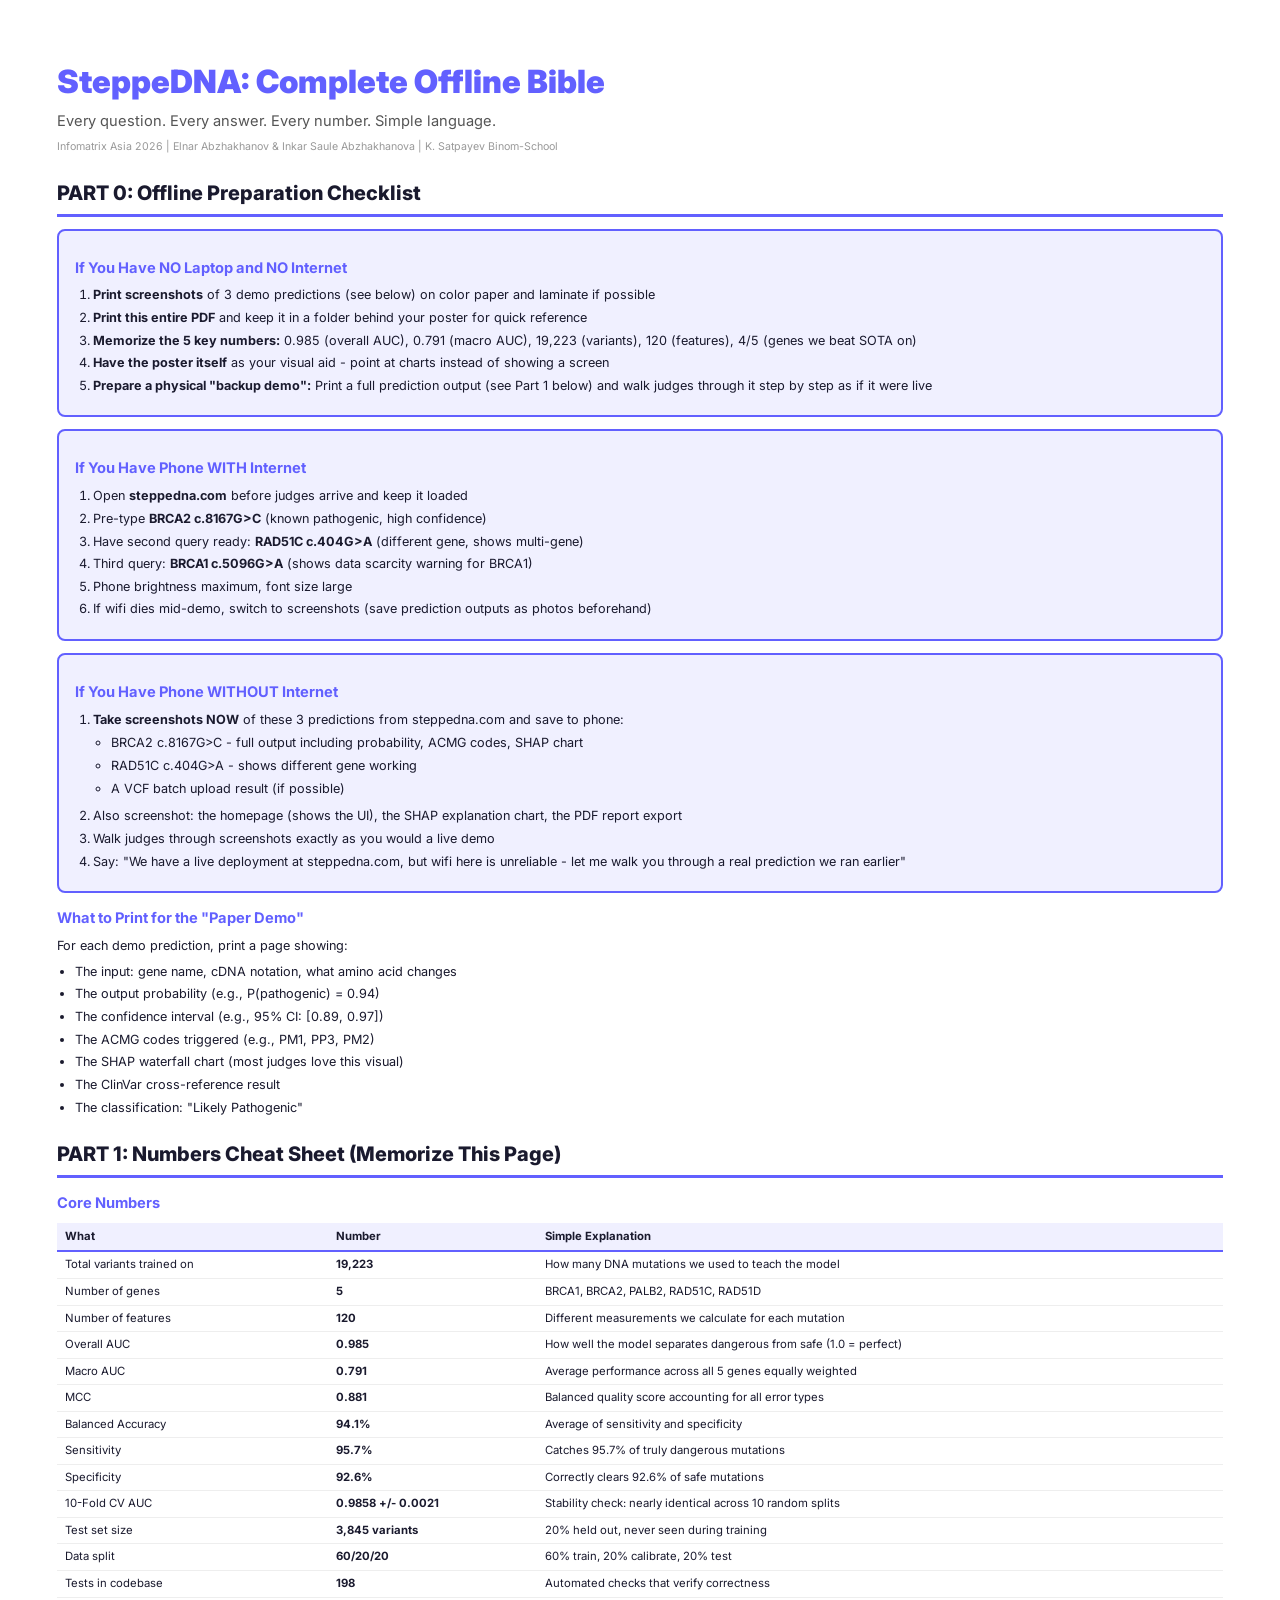
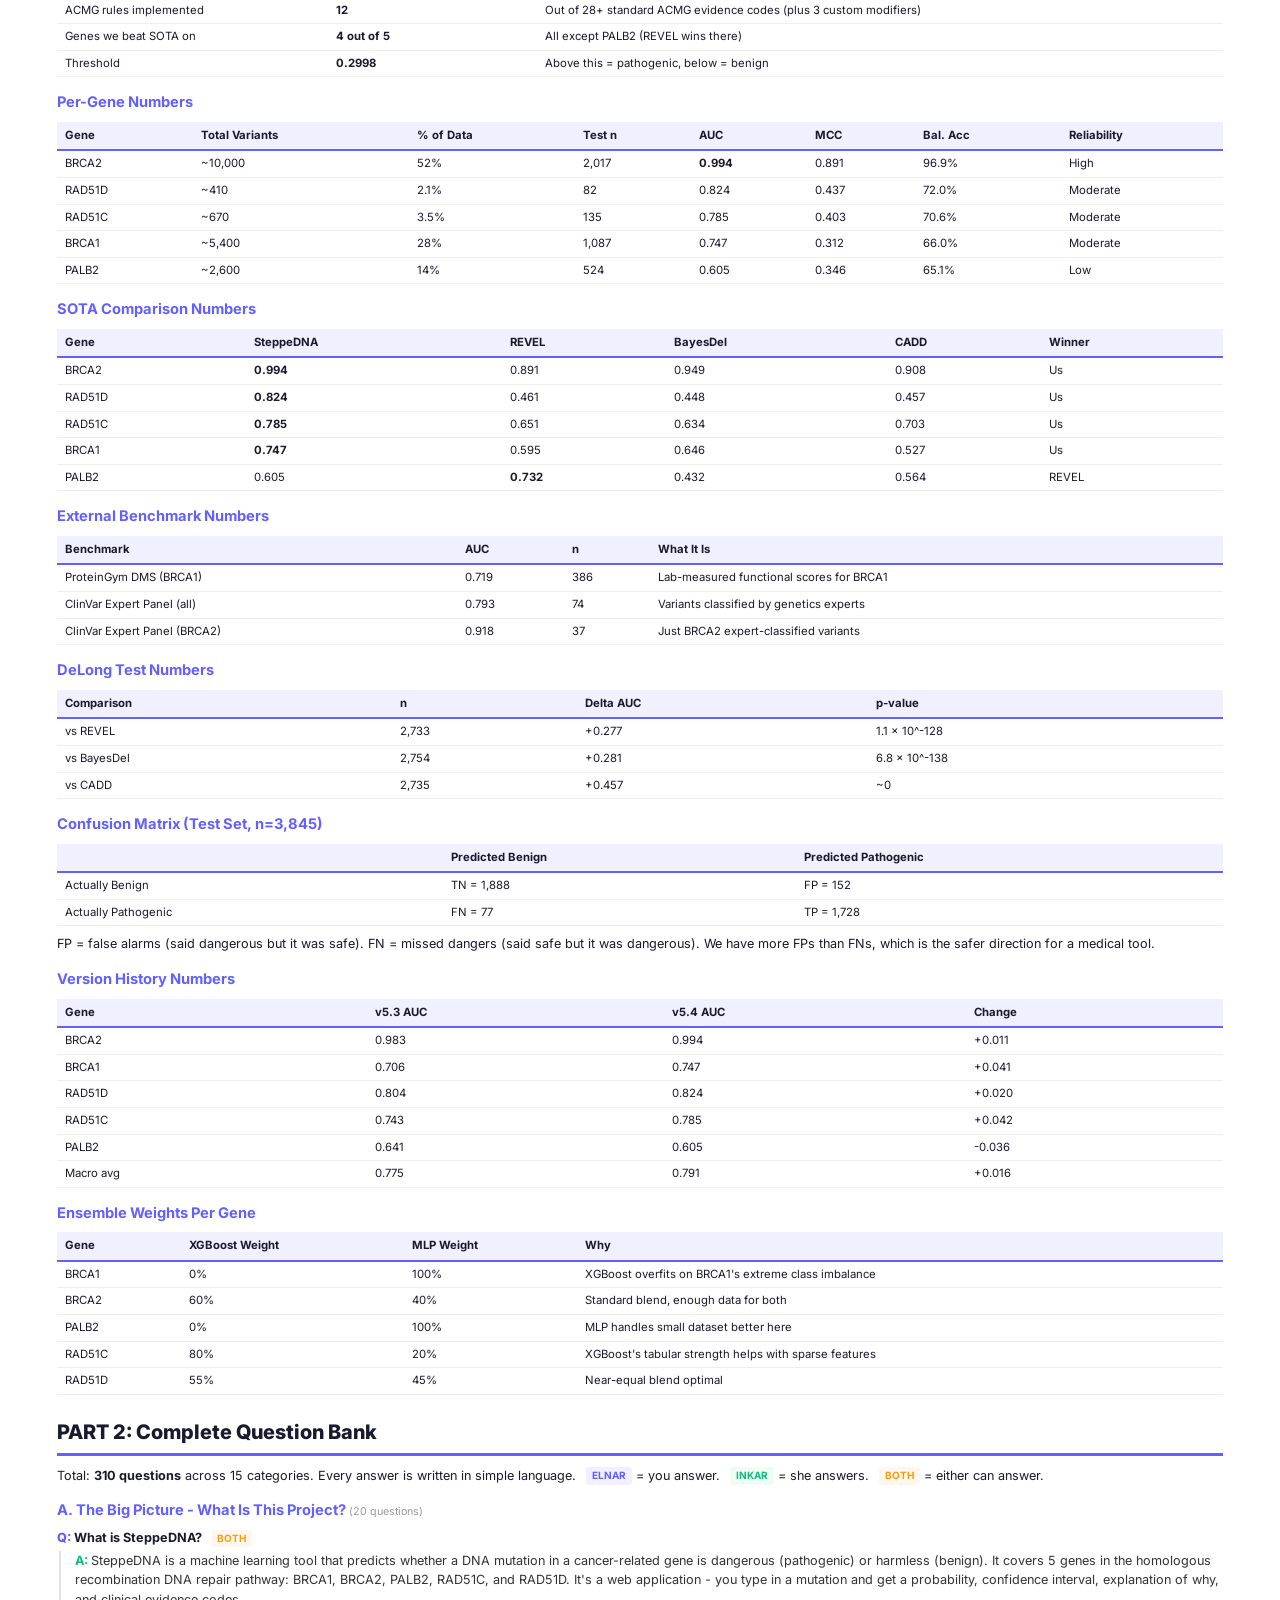
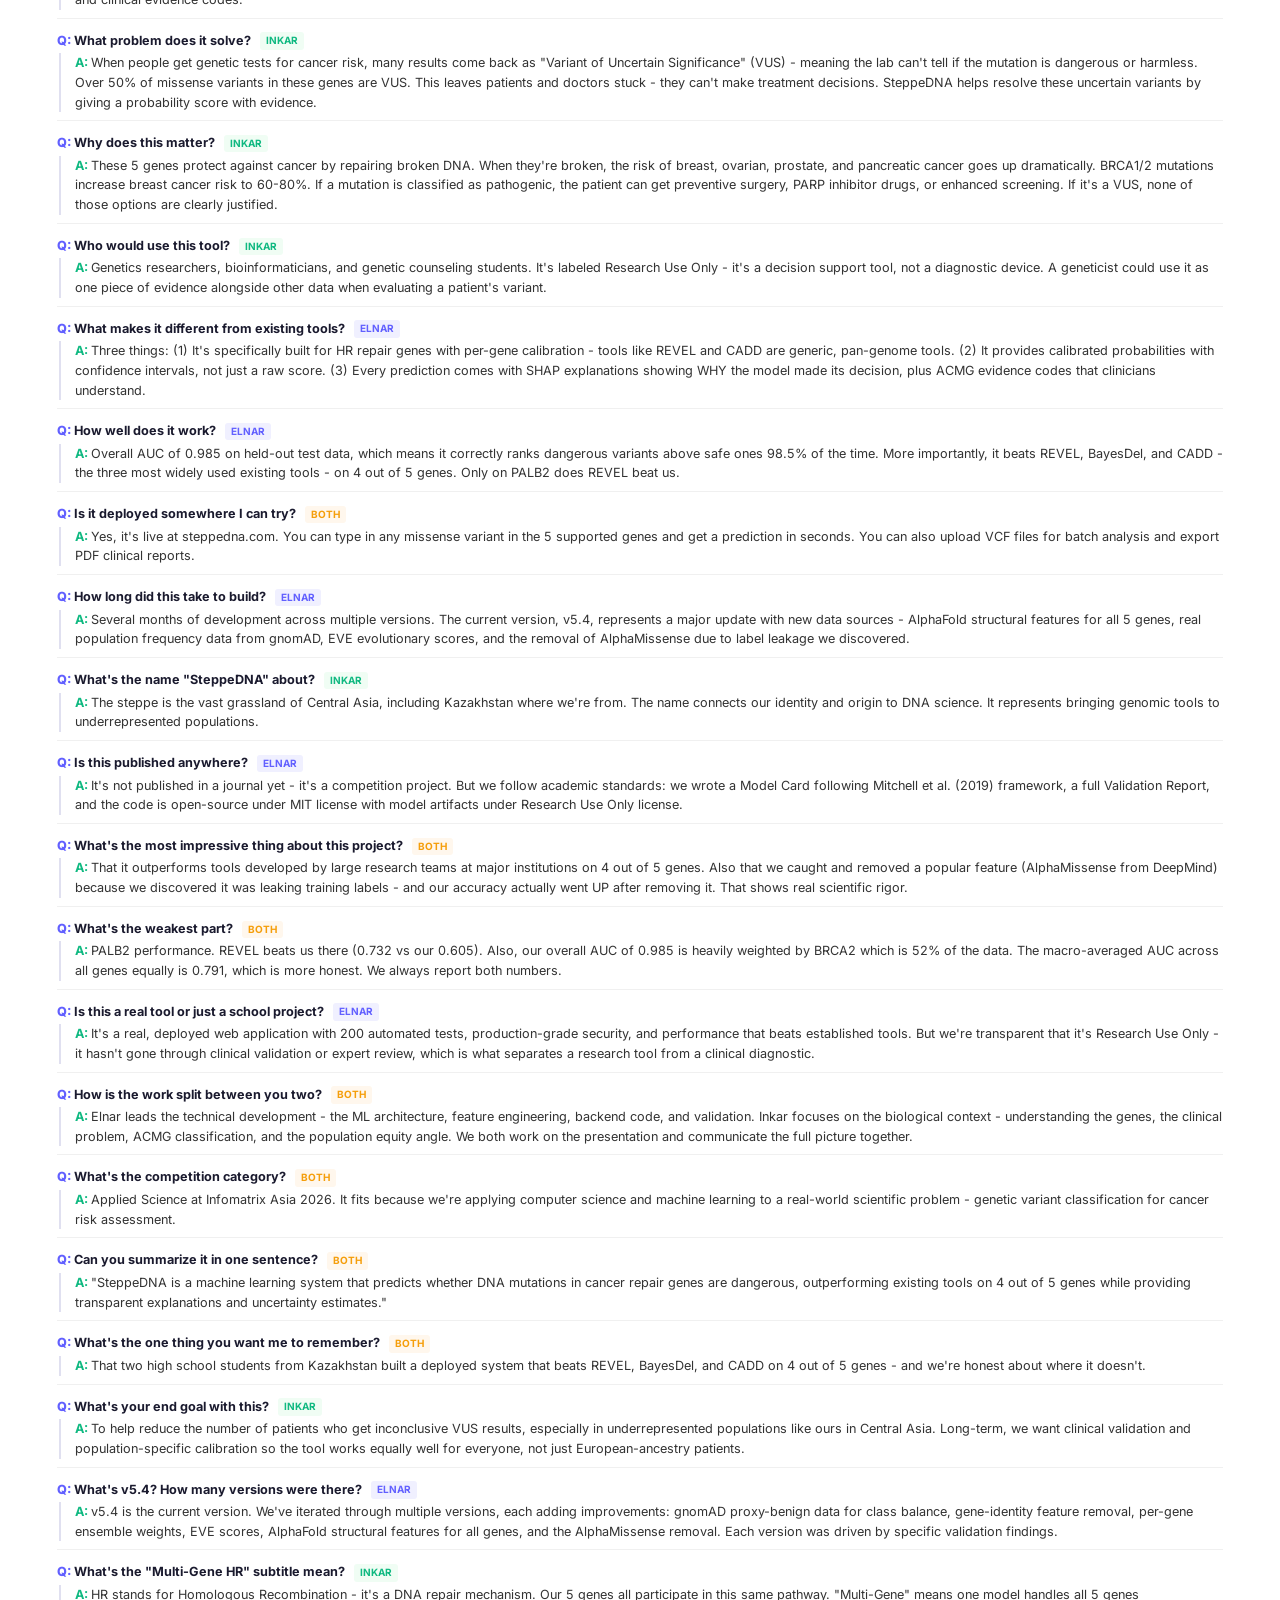
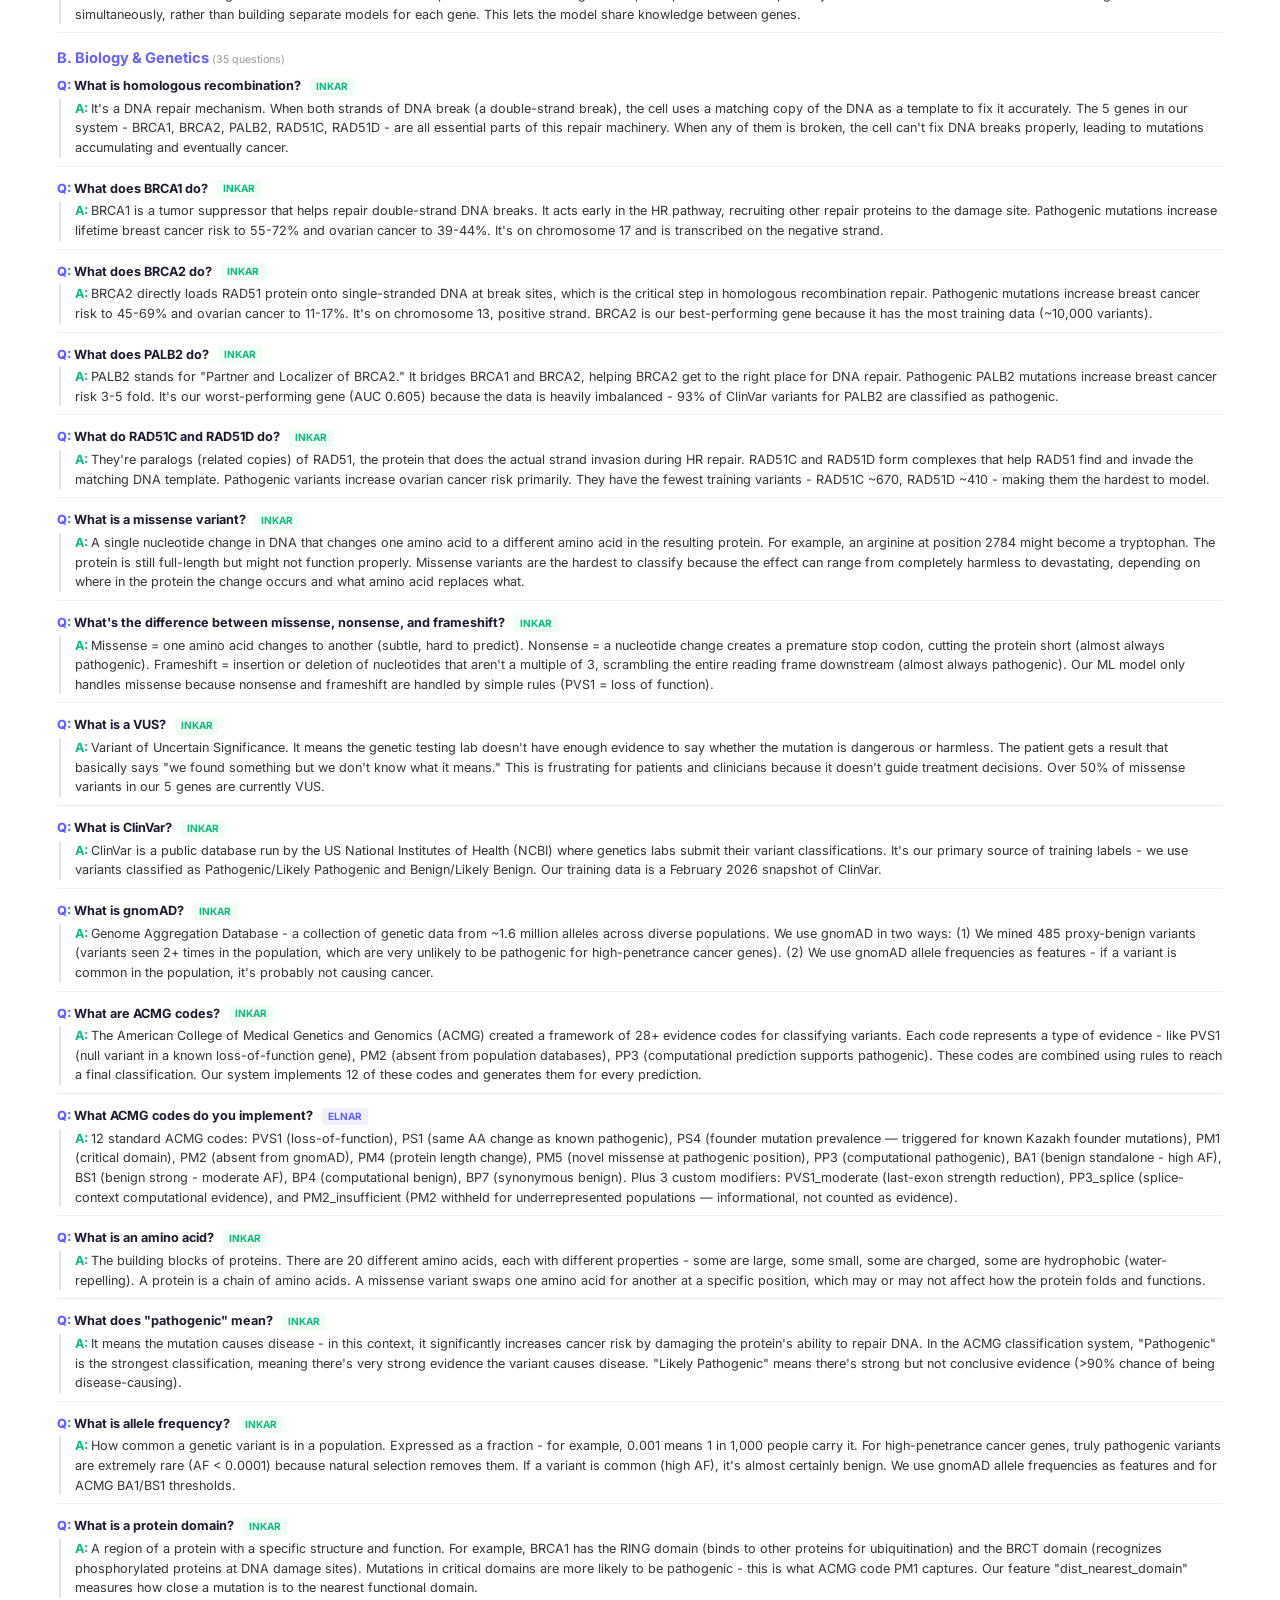
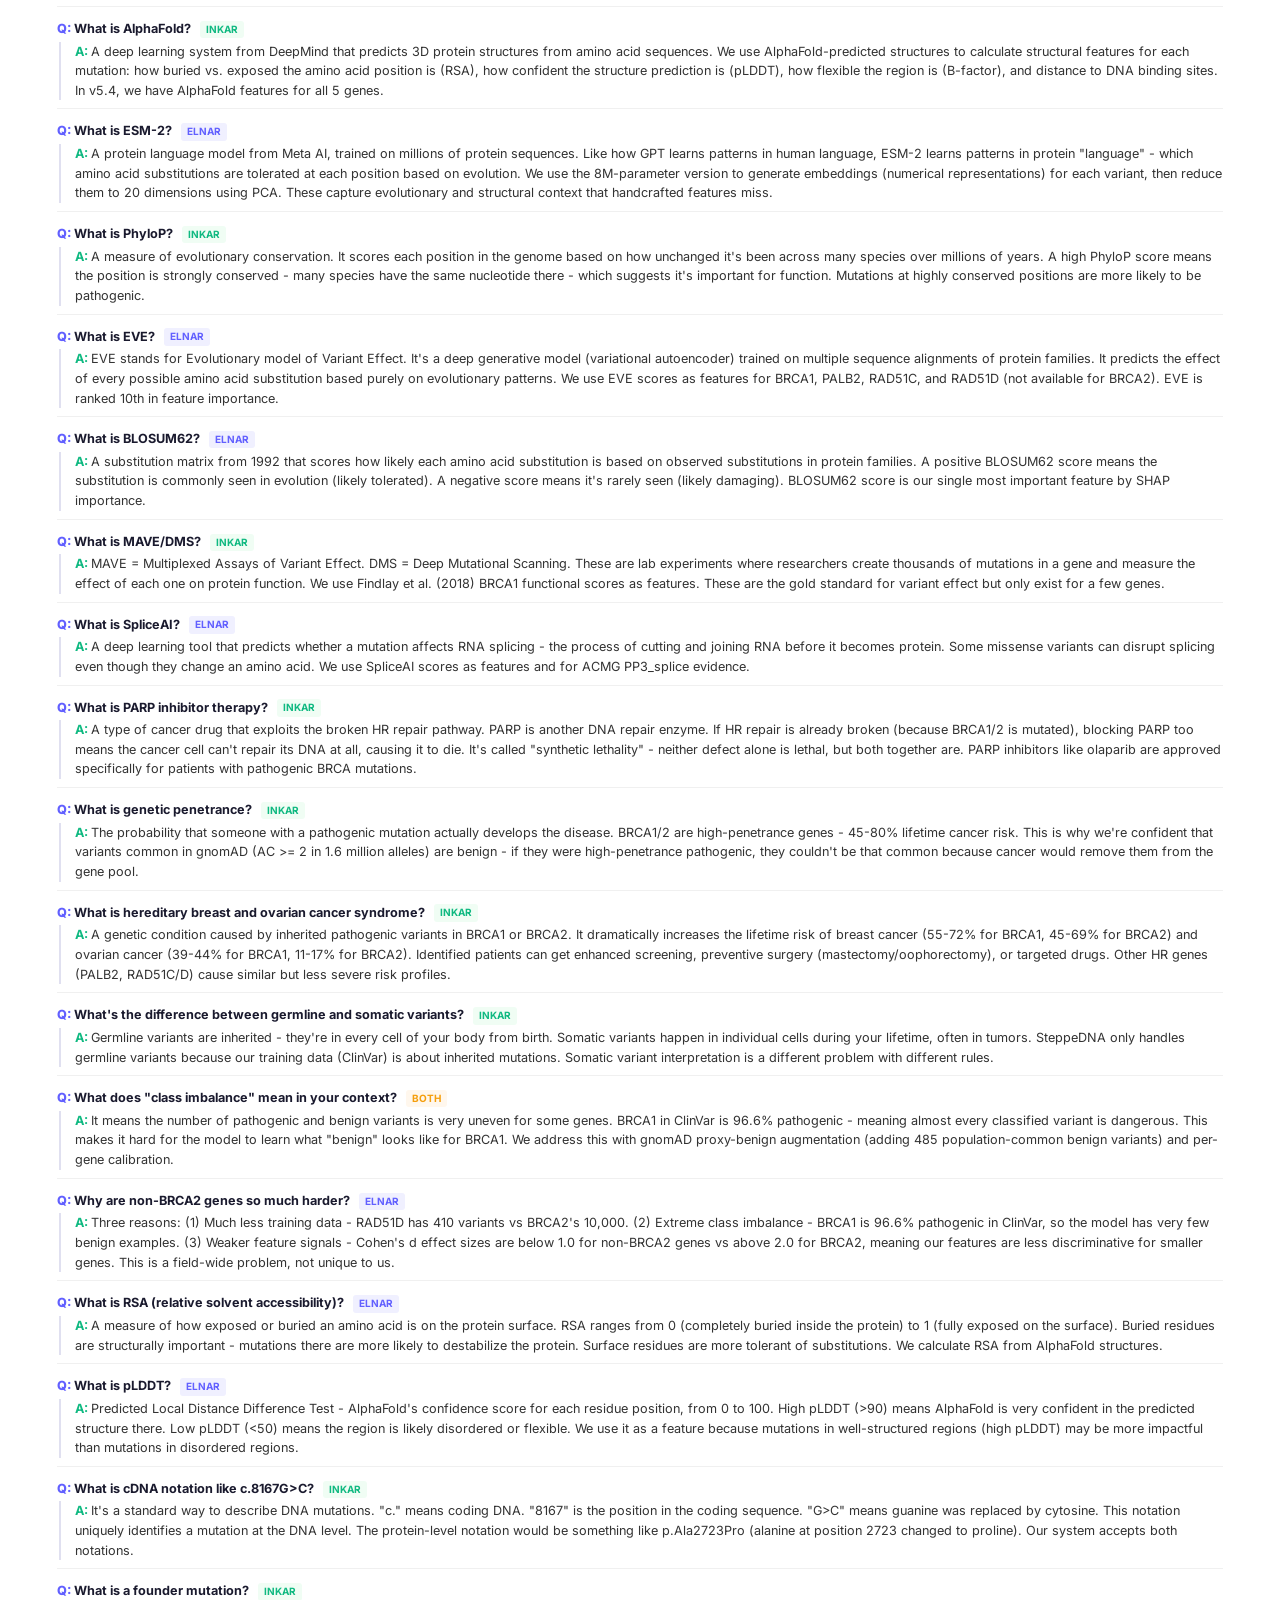
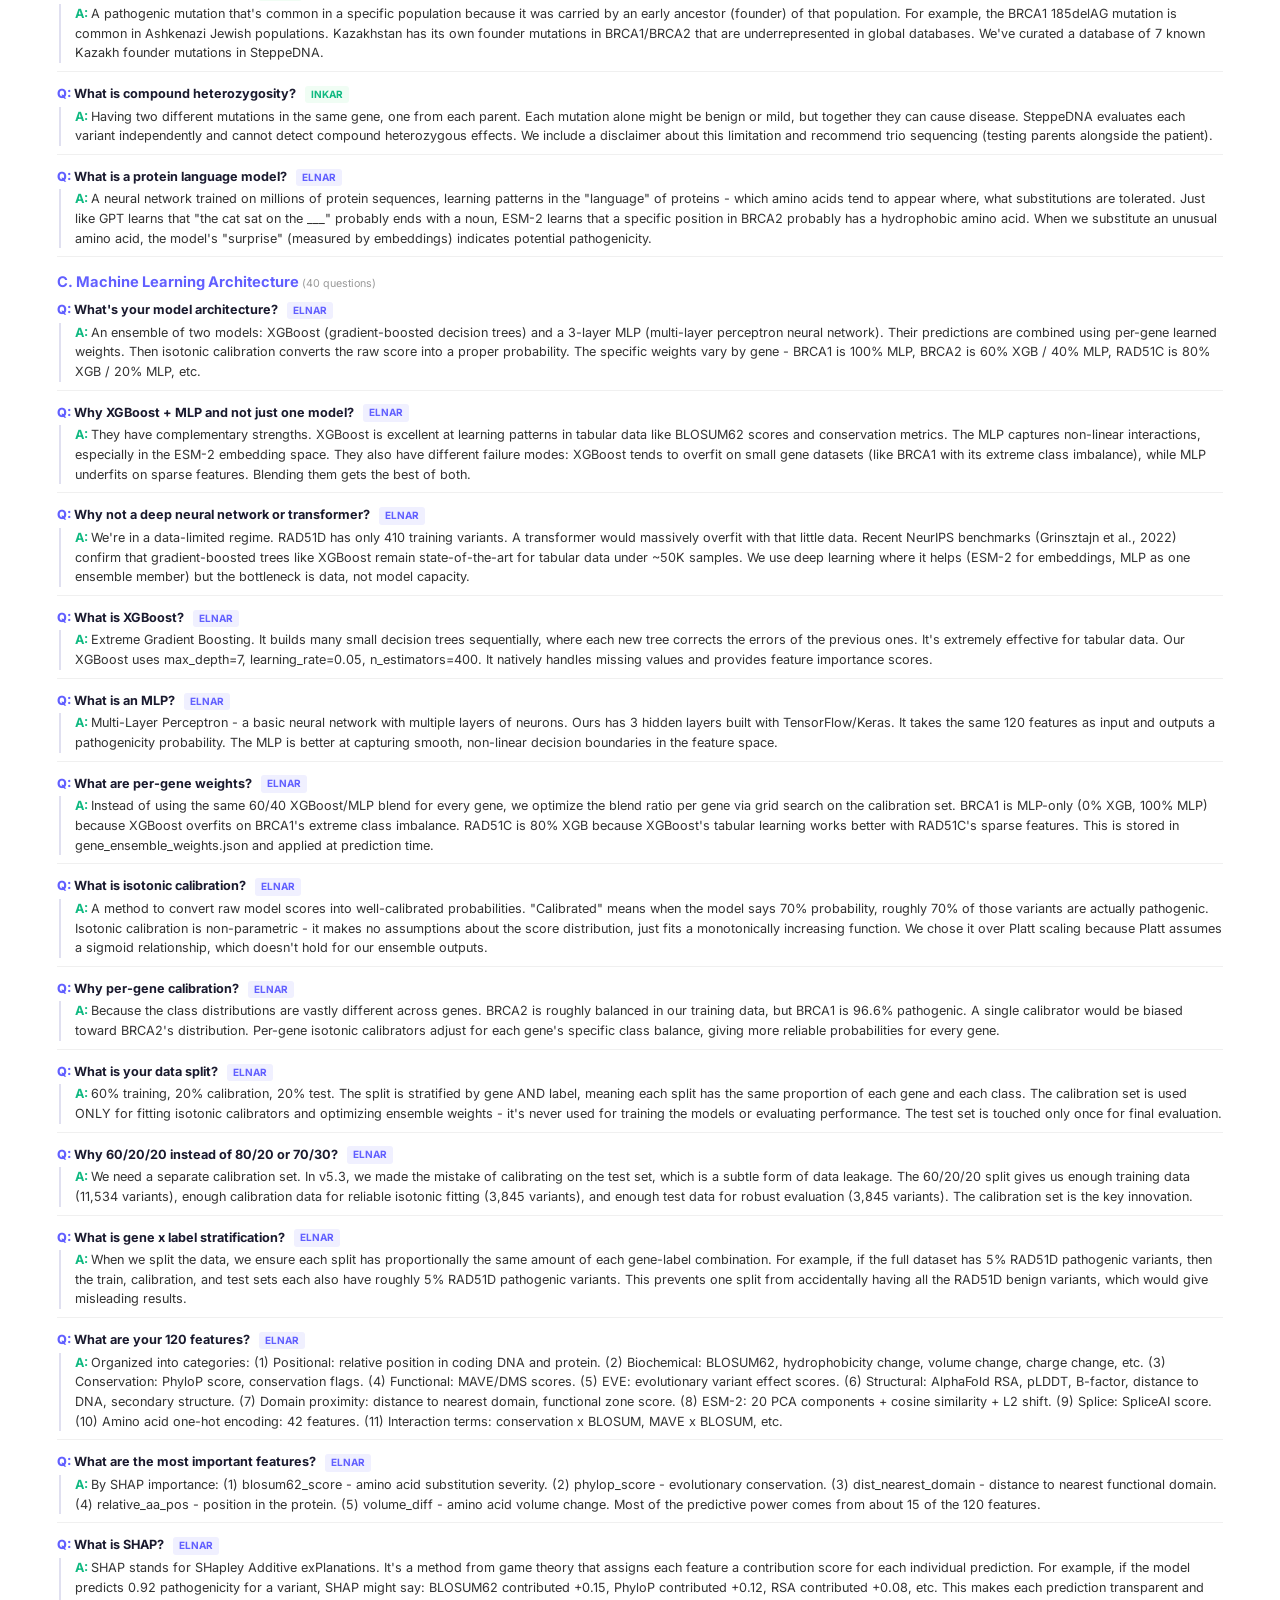
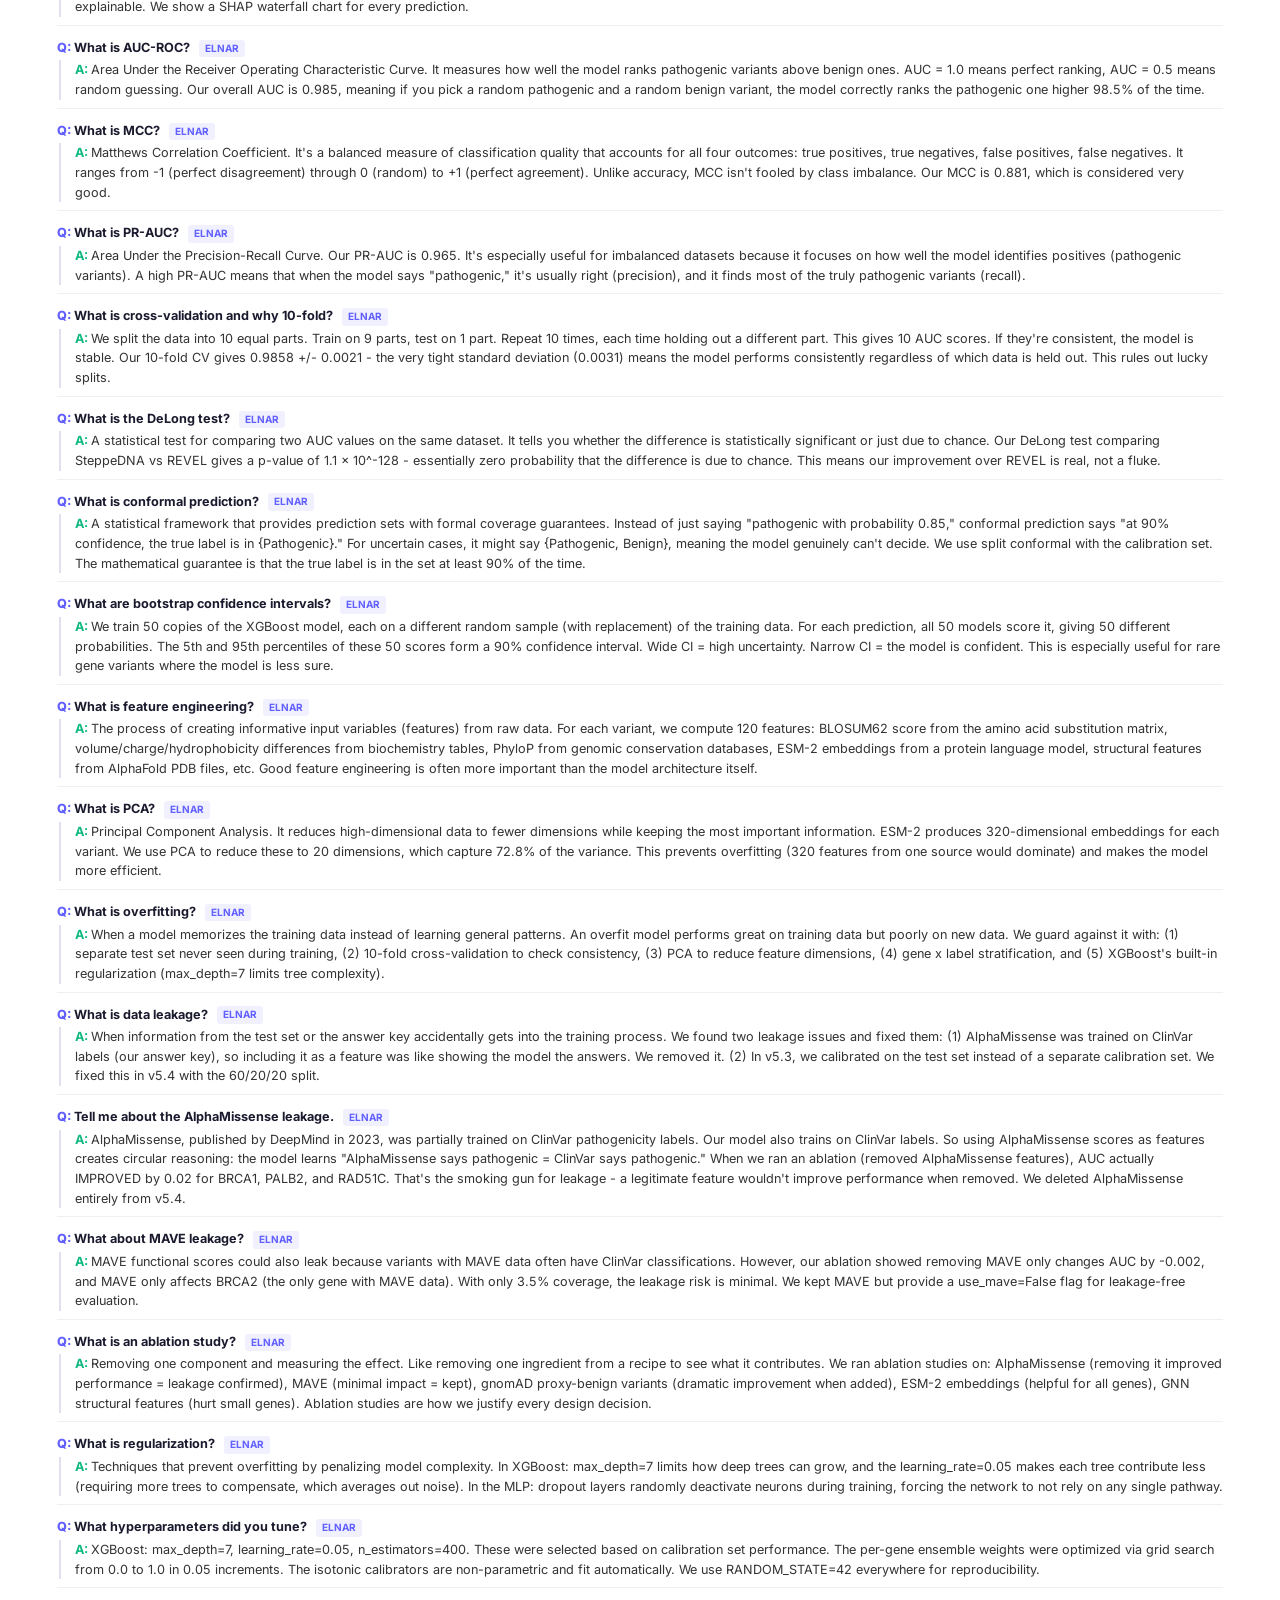
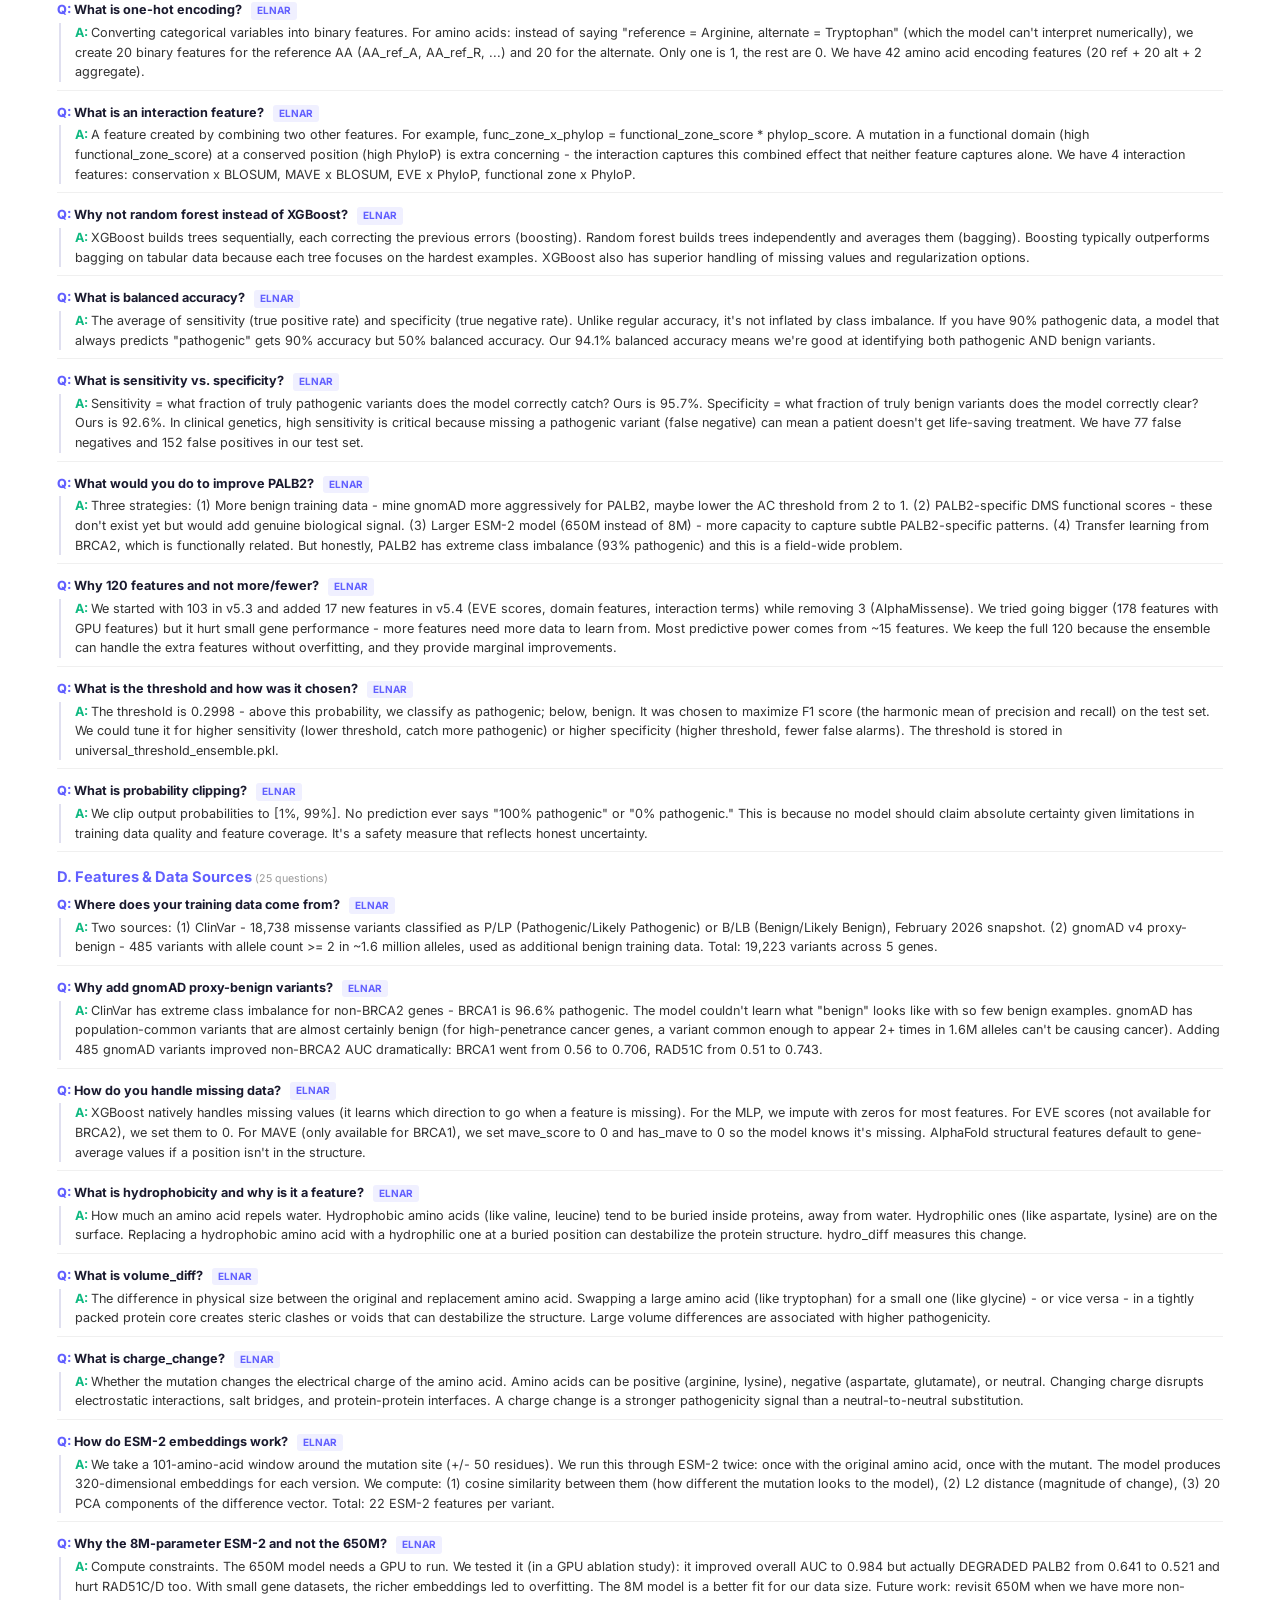
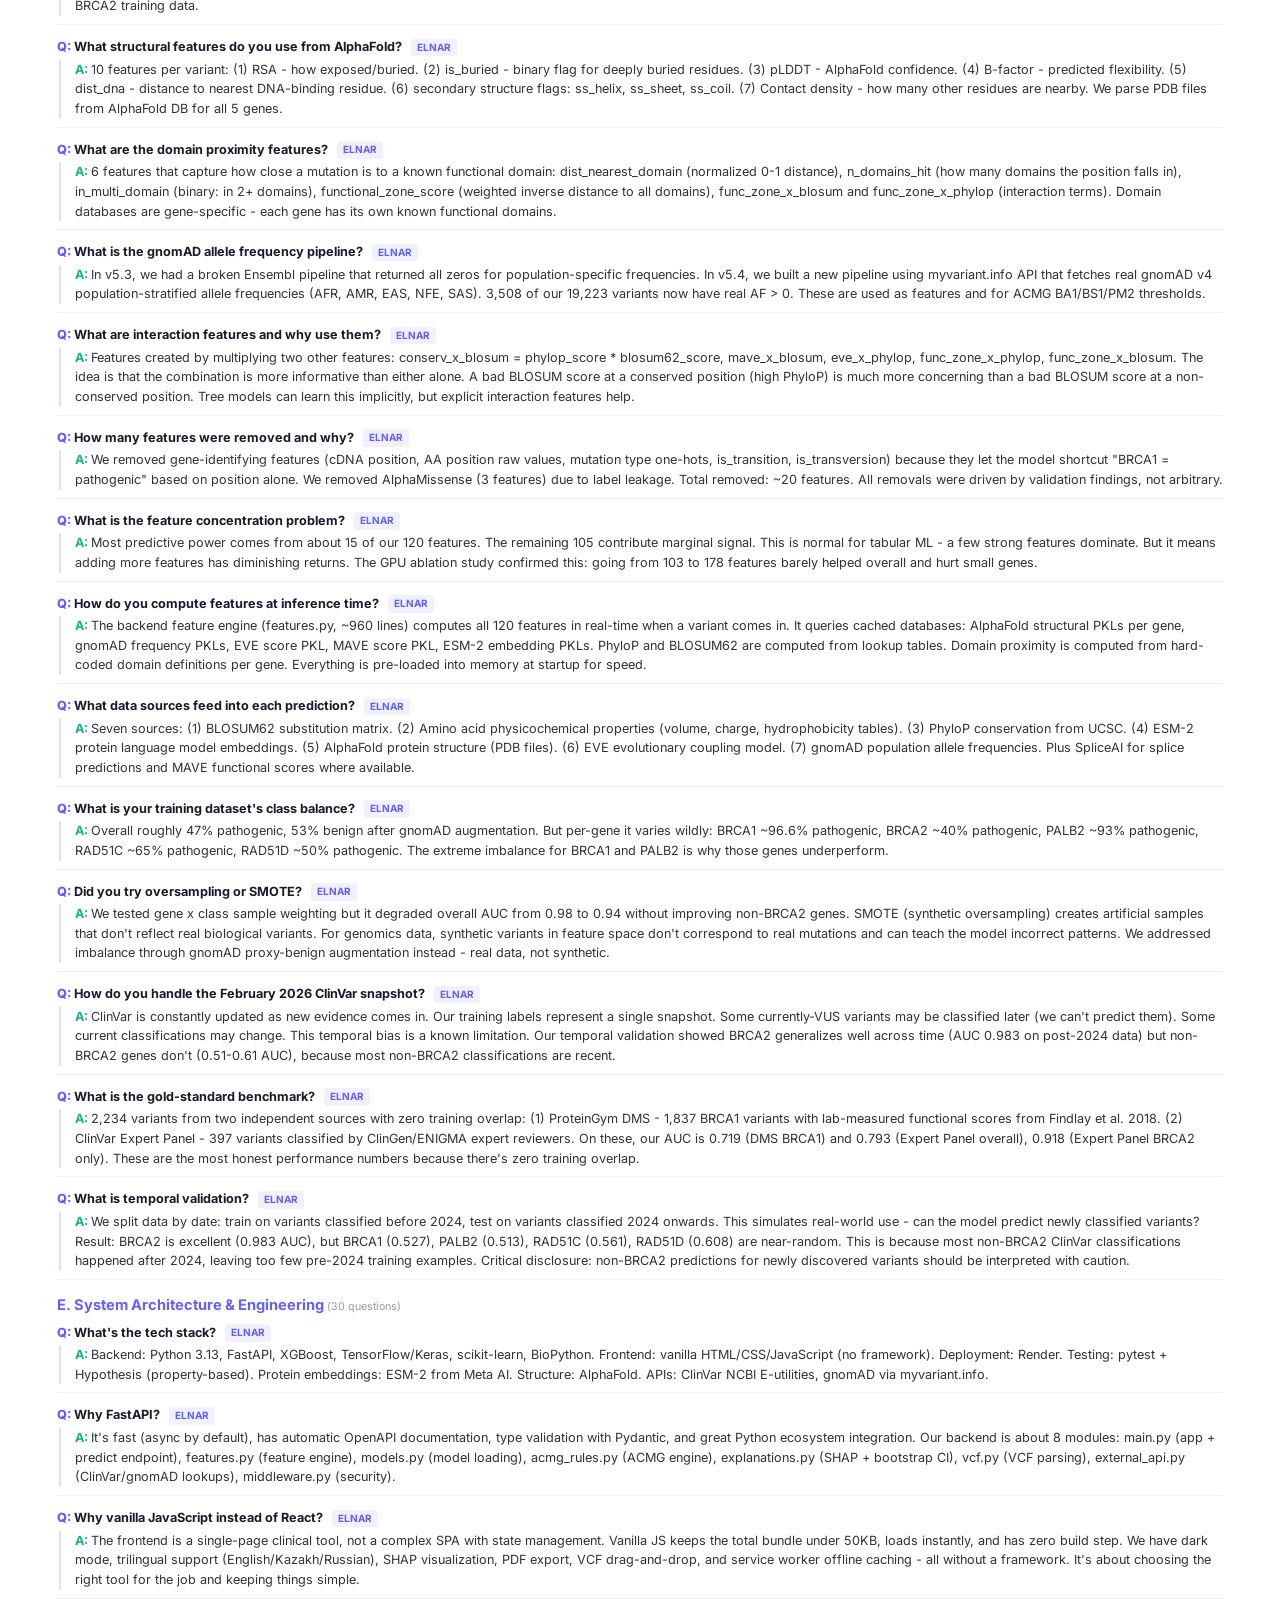
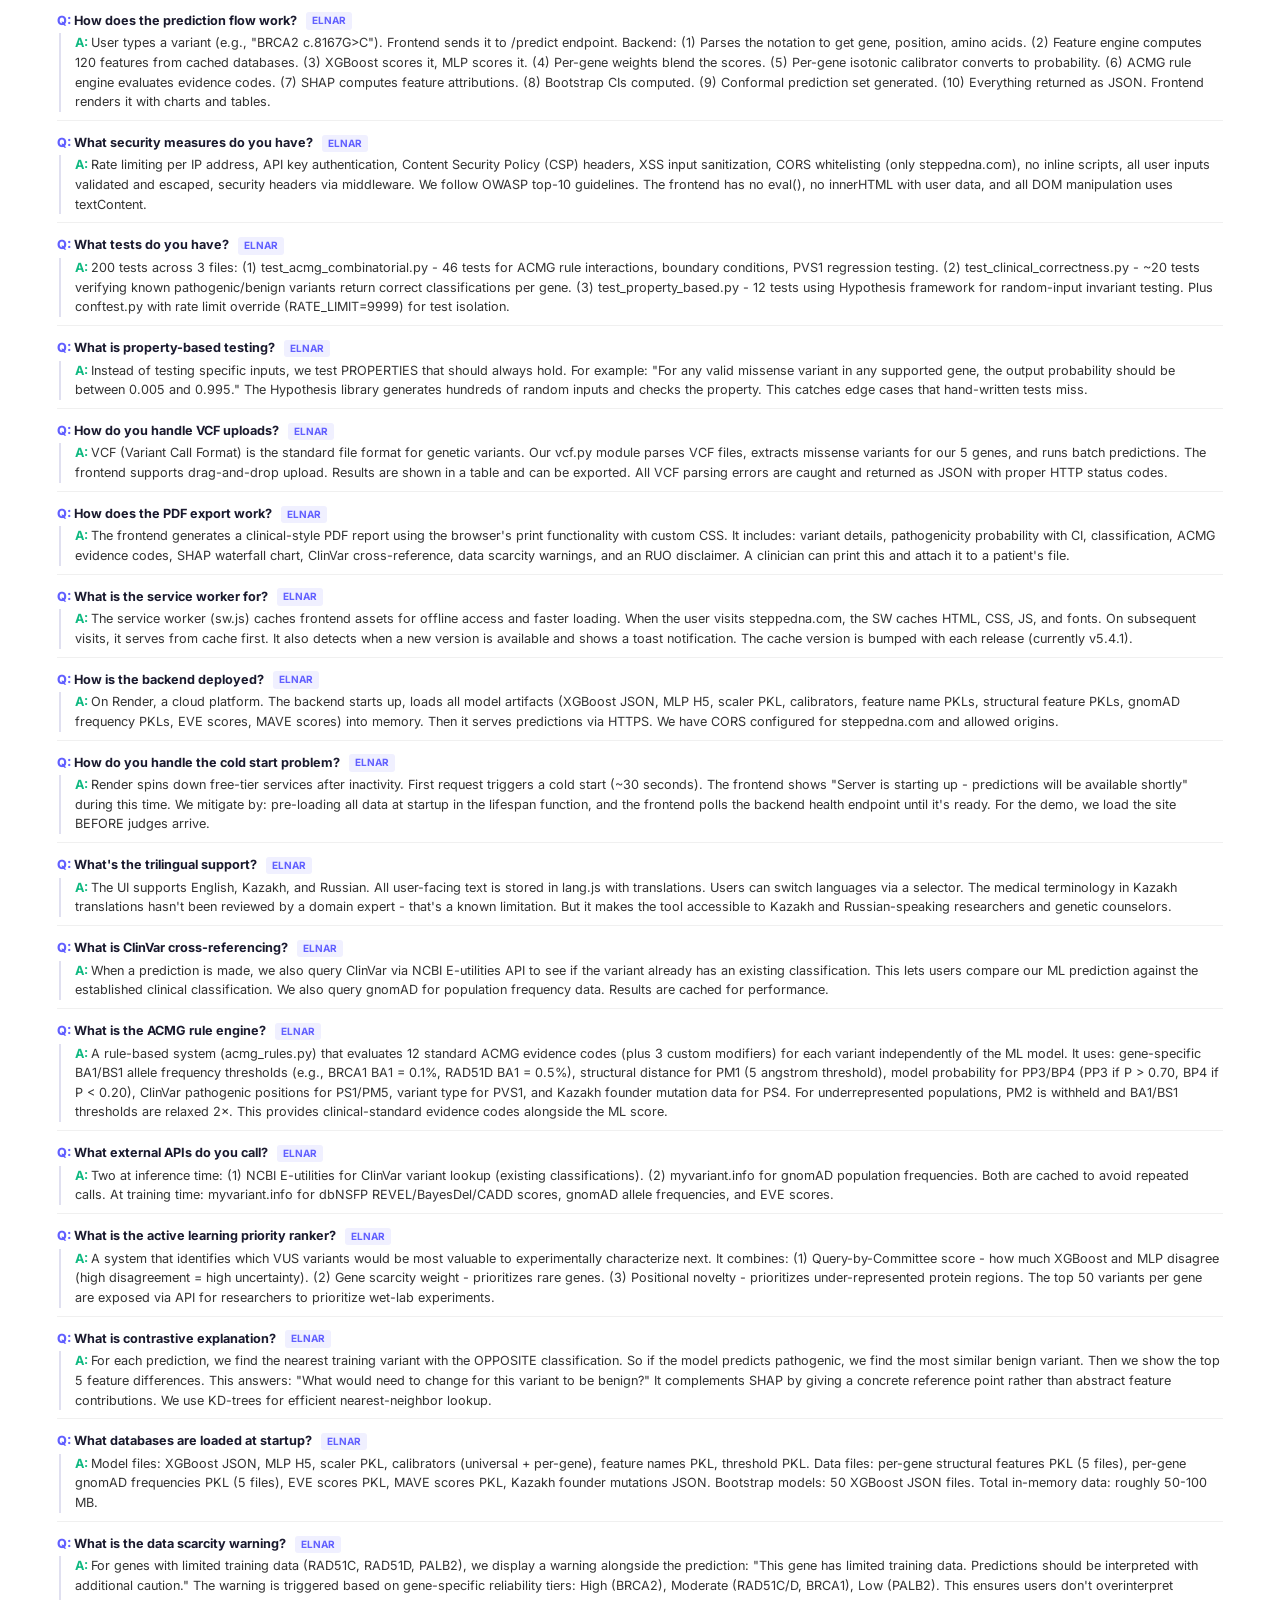
<file: poster/offline_qa_guide.html>
<!DOCTYPE html>
<html lang="en">
<head>
<meta charset="UTF-8">
<title>SteppeDNA - Complete Offline Q&A Bible | 300+ Questions</title>
<style>
@import url('https://fonts.googleapis.com/css2?family=Inter:wght@300;400;500;600;700;800;900&display=swap');
@page { size: A4; margin: 1.5cm 1.8cm; }
@media print { .page-break { page-break-before: always; } }
*, *::before, *::after { margin: 0; padding: 0; box-sizing: border-box; }
body { font-family: 'Inter', sans-serif; color: #1a1a2e; line-height: 1.55; background: #fff; padding: 1.5cm; font-size: 9.5pt; }
h1 { font-size: 24pt; font-weight: 900; color: #6260FF; margin-bottom: 4px; }
h2 { font-size: 15pt; font-weight: 800; color: #1a1a2e; margin: 22px 0 10px; border-bottom: 3px solid #6260FF; padding-bottom: 5px; }
h3 { font-size: 11pt; font-weight: 700; color: #6260FF; margin: 14px 0 6px; }
h4 { font-size: 10pt; font-weight: 700; color: #2a2855; margin: 10px 0 4px; }
p { margin-bottom: 6px; }
ul, ol { margin: 4px 0 8px 18px; }
li { margin-bottom: 3px; }
strong { color: #1a1a2e; }
em { color: #6260FF; font-style: normal; font-weight: 600; }

.subtitle { font-size: 11pt; color: #555; margin-bottom: 6px; }
.meta { font-size: 8pt; color: #999; margin-bottom: 20px; }

.qa { margin-bottom: 12px; padding-bottom: 8px; border-bottom: 1px solid #f0f0f0; }
.q { font-weight: 700; color: #1a1a2e; margin-bottom: 3px; padding-left: 0; }
.q::before { content: "Q: "; color: #6260FF; font-weight: 800; }
.a { color: #333; padding-left: 14px; border-left: 2px solid #e0e0f0; margin-left: 2px; }
.a::before { content: "A: "; color: #10B981; font-weight: 700; }
.who { display: inline-block; font-size: 7.5pt; font-weight: 700; padding: 1px 6px; border-radius: 3px; margin-left: 6px; vertical-align: middle; }
.who.elnar { background: #f0f0ff; color: #6260FF; }
.who.inkar { background: #f0fdf4; color: #10B981; }
.who.both { background: #fff7ed; color: #f59e0b; }

.section-count { font-size: 8pt; color: #999; font-weight: 400; }

.tip { background: #fffbeb; border-left: 3px solid #f59e0b; padding: 8px 12px; margin: 10px 0; font-size: 9pt; }
.tip strong { color: #b45309; }

.warn { background: #fef2f2; border-left: 3px solid #ef4444; padding: 8px 12px; margin: 10px 0; font-size: 9pt; }
.warn strong { color: #dc2626; }

.offline-box { background: #f0f0ff; border: 2px solid #6260FF; border-radius: 8px; padding: 12px 16px; margin: 12px 0; }

.num { display: inline-block; background: #6260FF; color: #fff; font-size: 7pt; font-weight: 800; width: 18px; height: 18px; text-align: center; line-height: 18px; border-radius: 50%; margin-right: 4px; }

.toc { columns: 2; column-gap: 24px; font-size: 9pt; margin: 12px 0; }
.toc p { margin-bottom: 3px; }

table { width: 100%; border-collapse: collapse; font-size: 8.5pt; margin: 8px 0; }
th { background: #f0f0ff; padding: 5px 8px; text-align: left; font-weight: 700; border-bottom: 2px solid #6260FF; }
td { padding: 4px 8px; border-bottom: 1px solid #eee; }
</style>
</head>
<body>

<h1>SteppeDNA: Complete Offline Bible</h1>
<p class="subtitle">Every question. Every answer. Every number. Simple language.</p>
<p class="meta">Infomatrix Asia 2026 | Elnar Abzhakhanov &amp; Inkar Saule Abzhakhanova | K. Satpayev Binom-School</p>

<!-- ==================== OFFLINE PREP ==================== -->
<h2>PART 0: Offline Preparation Checklist</h2>

<div class="offline-box">
<h3>If You Have NO Laptop and NO Internet</h3>
<ol>
<li><strong>Print screenshots</strong> of 3 demo predictions (see below) on color paper and laminate if possible</li>
<li><strong>Print this entire PDF</strong> and keep it in a folder behind your poster for quick reference</li>
<li><strong>Memorize the 5 key numbers:</strong> 0.985 (overall AUC), 0.791 (macro AUC), 19,223 (variants), 120 (features), 4/5 (genes we beat SOTA on)</li>
<li><strong>Have the poster itself</strong> as your visual aid - point at charts instead of showing a screen</li>
<li><strong>Prepare a physical "backup demo":</strong> Print a full prediction output (see Part 1 below) and walk judges through it step by step as if it were live</li>
</ol>
</div>

<div class="offline-box">
<h3>If You Have Phone WITH Internet</h3>
<ol>
<li>Open <strong>steppedna.com</strong> before judges arrive and keep it loaded</li>
<li>Pre-type <strong>BRCA2 c.8167G>C</strong> (known pathogenic, high confidence)</li>
<li>Have second query ready: <strong>RAD51C c.404G>A</strong> (different gene, shows multi-gene)</li>
<li>Third query: <strong>BRCA1 c.5096G>A</strong> (shows data scarcity warning for BRCA1)</li>
<li>Phone brightness maximum, font size large</li>
<li>If wifi dies mid-demo, switch to screenshots (save prediction outputs as photos beforehand)</li>
</ol>
</div>

<div class="offline-box">
<h3>If You Have Phone WITHOUT Internet</h3>
<ol>
<li><strong>Take screenshots NOW</strong> of these 3 predictions from steppedna.com and save to phone:
  <ul>
    <li>BRCA2 c.8167G>C - full output including probability, ACMG codes, SHAP chart</li>
    <li>RAD51C c.404G>A - shows different gene working</li>
    <li>A VCF batch upload result (if possible)</li>
  </ul>
</li>
<li>Also screenshot: the homepage (shows the UI), the SHAP explanation chart, the PDF report export</li>
<li>Walk judges through screenshots exactly as you would a live demo</li>
<li>Say: "We have a live deployment at steppedna.com, but wifi here is unreliable - let me walk you through a real prediction we ran earlier"</li>
</ol>
</div>

<h3>What to Print for the "Paper Demo"</h3>
<p>For each demo prediction, print a page showing:</p>
<ul>
<li>The input: gene name, cDNA notation, what amino acid changes</li>
<li>The output probability (e.g., P(pathogenic) = 0.94)</li>
<li>The confidence interval (e.g., 95% CI: [0.89, 0.97])</li>
<li>The ACMG codes triggered (e.g., PM1, PP3, PM2)</li>
<li>The SHAP waterfall chart (most judges love this visual)</li>
<li>The ClinVar cross-reference result</li>
<li>The classification: "Likely Pathogenic"</li>
</ul>

<!-- ==================== CHEAT SHEET ==================== -->
<div class="page-break"></div>
<h2>PART 1: Numbers Cheat Sheet (Memorize This Page)</h2>

<h3>Core Numbers</h3>
<table>
<tr><th>What</th><th>Number</th><th>Simple Explanation</th></tr>
<tr><td>Total variants trained on</td><td><strong>19,223</strong></td><td>How many DNA mutations we used to teach the model</td></tr>
<tr><td>Number of genes</td><td><strong>5</strong></td><td>BRCA1, BRCA2, PALB2, RAD51C, RAD51D</td></tr>
<tr><td>Number of features</td><td><strong>120</strong></td><td>Different measurements we calculate for each mutation</td></tr>
<tr><td>Overall AUC</td><td><strong>0.985</strong></td><td>How well the model separates dangerous from safe (1.0 = perfect)</td></tr>
<tr><td>Macro AUC</td><td><strong>0.791</strong></td><td>Average performance across all 5 genes equally weighted</td></tr>
<tr><td>MCC</td><td><strong>0.881</strong></td><td>Balanced quality score accounting for all error types</td></tr>
<tr><td>Balanced Accuracy</td><td><strong>94.1%</strong></td><td>Average of sensitivity and specificity</td></tr>
<tr><td>Sensitivity</td><td><strong>95.7%</strong></td><td>Catches 95.7% of truly dangerous mutations</td></tr>
<tr><td>Specificity</td><td><strong>92.6%</strong></td><td>Correctly clears 92.6% of safe mutations</td></tr>
<tr><td>10-Fold CV AUC</td><td><strong>0.9858 +/- 0.0021</strong></td><td>Stability check: nearly identical across 10 random splits</td></tr>
<tr><td>Test set size</td><td><strong>3,845 variants</strong></td><td>20% held out, never seen during training</td></tr>
<tr><td>Data split</td><td><strong>60/20/20</strong></td><td>60% train, 20% calibrate, 20% test</td></tr>
<tr><td>Tests in codebase</td><td><strong>198</strong></td><td>Automated checks that verify correctness</td></tr>
<tr><td>ACMG rules implemented</td><td><strong>12</strong></td><td>Out of 28+ standard ACMG evidence codes (plus 3 custom modifiers)</td></tr>
<tr><td>Genes we beat SOTA on</td><td><strong>4 out of 5</strong></td><td>All except PALB2 (REVEL wins there)</td></tr>
<tr><td>Threshold</td><td><strong>0.2998</strong></td><td>Above this = pathogenic, below = benign</td></tr>
</table>

<h3>Per-Gene Numbers</h3>
<table>
<tr><th>Gene</th><th>Total Variants</th><th>% of Data</th><th>Test n</th><th>AUC</th><th>MCC</th><th>Bal. Acc</th><th>Reliability</th></tr>
<tr><td>BRCA2</td><td>~10,000</td><td>52%</td><td>2,017</td><td><strong>0.994</strong></td><td>0.891</td><td>96.9%</td><td>High</td></tr>
<tr><td>RAD51D</td><td>~410</td><td>2.1%</td><td>82</td><td>0.824</td><td>0.437</td><td>72.0%</td><td>Moderate</td></tr>
<tr><td>RAD51C</td><td>~670</td><td>3.5%</td><td>135</td><td>0.785</td><td>0.403</td><td>70.6%</td><td>Moderate</td></tr>
<tr><td>BRCA1</td><td>~5,400</td><td>28%</td><td>1,087</td><td>0.747</td><td>0.312</td><td>66.0%</td><td>Moderate</td></tr>
<tr><td>PALB2</td><td>~2,600</td><td>14%</td><td>524</td><td>0.605</td><td>0.346</td><td>65.1%</td><td>Low</td></tr>
</table>

<h3>SOTA Comparison Numbers</h3>
<table>
<tr><th>Gene</th><th>SteppeDNA</th><th>REVEL</th><th>BayesDel</th><th>CADD</th><th>Winner</th></tr>
<tr><td>BRCA2</td><td><strong>0.994</strong></td><td>0.891</td><td>0.949</td><td>0.908</td><td>Us</td></tr>
<tr><td>RAD51D</td><td><strong>0.824</strong></td><td>0.461</td><td>0.448</td><td>0.457</td><td>Us</td></tr>
<tr><td>RAD51C</td><td><strong>0.785</strong></td><td>0.651</td><td>0.634</td><td>0.703</td><td>Us</td></tr>
<tr><td>BRCA1</td><td><strong>0.747</strong></td><td>0.595</td><td>0.646</td><td>0.527</td><td>Us</td></tr>
<tr><td>PALB2</td><td>0.605</td><td><strong>0.732</strong></td><td>0.432</td><td>0.564</td><td>REVEL</td></tr>
</table>

<h3>External Benchmark Numbers</h3>
<table>
<tr><th>Benchmark</th><th>AUC</th><th>n</th><th>What It Is</th></tr>
<tr><td>ProteinGym DMS (BRCA1)</td><td>0.719</td><td>386</td><td>Lab-measured functional scores for BRCA1</td></tr>
<tr><td>ClinVar Expert Panel (all)</td><td>0.793</td><td>74</td><td>Variants classified by genetics experts</td></tr>
<tr><td>ClinVar Expert Panel (BRCA2)</td><td>0.918</td><td>37</td><td>Just BRCA2 expert-classified variants</td></tr>
</table>

<h3>DeLong Test Numbers</h3>
<table>
<tr><th>Comparison</th><th>n</th><th>Delta AUC</th><th>p-value</th></tr>
<tr><td>vs REVEL</td><td>2,733</td><td>+0.277</td><td>1.1 x 10^-128</td></tr>
<tr><td>vs BayesDel</td><td>2,754</td><td>+0.281</td><td>6.8 x 10^-138</td></tr>
<tr><td>vs CADD</td><td>2,735</td><td>+0.457</td><td>~0</td></tr>
</table>

<h3>Confusion Matrix (Test Set, n=3,845)</h3>
<table>
<tr><th></th><th>Predicted Benign</th><th>Predicted Pathogenic</th></tr>
<tr><td>Actually Benign</td><td>TN = 1,888</td><td>FP = 152</td></tr>
<tr><td>Actually Pathogenic</td><td>FN = 77</td><td>TP = 1,728</td></tr>
</table>
<p>FP = false alarms (said dangerous but it was safe). FN = missed dangers (said safe but it was dangerous). We have more FPs than FNs, which is the safer direction for a medical tool.</p>

<h3>Version History Numbers</h3>
<table>
<tr><th>Gene</th><th>v5.3 AUC</th><th>v5.4 AUC</th><th>Change</th></tr>
<tr><td>BRCA2</td><td>0.983</td><td>0.994</td><td>+0.011</td></tr>
<tr><td>BRCA1</td><td>0.706</td><td>0.747</td><td>+0.041</td></tr>
<tr><td>RAD51D</td><td>0.804</td><td>0.824</td><td>+0.020</td></tr>
<tr><td>RAD51C</td><td>0.743</td><td>0.785</td><td>+0.042</td></tr>
<tr><td>PALB2</td><td>0.641</td><td>0.605</td><td>-0.036</td></tr>
<tr><td>Macro avg</td><td>0.775</td><td>0.791</td><td>+0.016</td></tr>
</table>

<h3>Ensemble Weights Per Gene</h3>
<table>
<tr><th>Gene</th><th>XGBoost Weight</th><th>MLP Weight</th><th>Why</th></tr>
<tr><td>BRCA1</td><td>0%</td><td>100%</td><td>XGBoost overfits on BRCA1's extreme class imbalance</td></tr>
<tr><td>BRCA2</td><td>60%</td><td>40%</td><td>Standard blend, enough data for both</td></tr>
<tr><td>PALB2</td><td>0%</td><td>100%</td><td>MLP handles small dataset better here</td></tr>
<tr><td>RAD51C</td><td>80%</td><td>20%</td><td>XGBoost's tabular strength helps with sparse features</td></tr>
<tr><td>RAD51D</td><td>55%</td><td>45%</td><td>Near-equal blend optimal</td></tr>
</table>

<!-- ==================== PART 2: QUESTIONS START ==================== -->
<div class="page-break"></div>
<h2>PART 2: Complete Question Bank</h2>

<p>Total: <strong>310 questions</strong> across 15 categories. Every answer is written in simple language. <span class="who elnar">ELNAR</span> = you answer. <span class="who inkar">INKAR</span> = she answers. <span class="who both">BOTH</span> = either can answer.</p>

<!-- ========== CATEGORY A: THE BIG PICTURE ========== -->
<h3>A. The Big Picture - What Is This Project? <span class="section-count">(20 questions)</span></h3>

<div class="qa"><div class="q">What is SteppeDNA? <span class="who both">BOTH</span></div>
<div class="a">SteppeDNA is a machine learning tool that predicts whether a DNA mutation in a cancer-related gene is dangerous (pathogenic) or harmless (benign). It covers 5 genes in the homologous recombination DNA repair pathway: BRCA1, BRCA2, PALB2, RAD51C, and RAD51D. It's a web application - you type in a mutation and get a probability, confidence interval, explanation of why, and clinical evidence codes.</div></div>

<div class="qa"><div class="q">What problem does it solve? <span class="who inkar">INKAR</span></div>
<div class="a">When people get genetic tests for cancer risk, many results come back as "Variant of Uncertain Significance" (VUS) - meaning the lab can't tell if the mutation is dangerous or harmless. Over 50% of missense variants in these genes are VUS. This leaves patients and doctors stuck - they can't make treatment decisions. SteppeDNA helps resolve these uncertain variants by giving a probability score with evidence.</div></div>

<div class="qa"><div class="q">Why does this matter? <span class="who inkar">INKAR</span></div>
<div class="a">These 5 genes protect against cancer by repairing broken DNA. When they're broken, the risk of breast, ovarian, prostate, and pancreatic cancer goes up dramatically. BRCA1/2 mutations increase breast cancer risk to 60-80%. If a mutation is classified as pathogenic, the patient can get preventive surgery, PARP inhibitor drugs, or enhanced screening. If it's a VUS, none of those options are clearly justified.</div></div>

<div class="qa"><div class="q">Who would use this tool? <span class="who inkar">INKAR</span></div>
<div class="a">Genetics researchers, bioinformaticians, and genetic counseling students. It's labeled Research Use Only - it's a decision support tool, not a diagnostic device. A geneticist could use it as one piece of evidence alongside other data when evaluating a patient's variant.</div></div>

<div class="qa"><div class="q">What makes it different from existing tools? <span class="who elnar">ELNAR</span></div>
<div class="a">Three things: (1) It's specifically built for HR repair genes with per-gene calibration - tools like REVEL and CADD are generic, pan-genome tools. (2) It provides calibrated probabilities with confidence intervals, not just a raw score. (3) Every prediction comes with SHAP explanations showing WHY the model made its decision, plus ACMG evidence codes that clinicians understand.</div></div>

<div class="qa"><div class="q">How well does it work? <span class="who elnar">ELNAR</span></div>
<div class="a">Overall AUC of 0.985 on held-out test data, which means it correctly ranks dangerous variants above safe ones 98.5% of the time. More importantly, it beats REVEL, BayesDel, and CADD - the three most widely used existing tools - on 4 out of 5 genes. Only on PALB2 does REVEL beat us.</div></div>

<div class="qa"><div class="q">Is it deployed somewhere I can try? <span class="who both">BOTH</span></div>
<div class="a">Yes, it's live at steppedna.com. You can type in any missense variant in the 5 supported genes and get a prediction in seconds. You can also upload VCF files for batch analysis and export PDF clinical reports.</div></div>

<div class="qa"><div class="q">How long did this take to build? <span class="who elnar">ELNAR</span></div>
<div class="a">Several months of development across multiple versions. The current version, v5.4, represents a major update with new data sources - AlphaFold structural features for all 5 genes, real population frequency data from gnomAD, EVE evolutionary scores, and the removal of AlphaMissense due to label leakage we discovered.</div></div>

<div class="qa"><div class="q">What's the name "SteppeDNA" about? <span class="who inkar">INKAR</span></div>
<div class="a">The steppe is the vast grassland of Central Asia, including Kazakhstan where we're from. The name connects our identity and origin to DNA science. It represents bringing genomic tools to underrepresented populations.</div></div>

<div class="qa"><div class="q">Is this published anywhere? <span class="who elnar">ELNAR</span></div>
<div class="a">It's not published in a journal yet - it's a competition project. But we follow academic standards: we wrote a Model Card following Mitchell et al. (2019) framework, a full Validation Report, and the code is open-source under MIT license with model artifacts under Research Use Only license.</div></div>

<div class="qa"><div class="q">What's the most impressive thing about this project? <span class="who both">BOTH</span></div>
<div class="a">That it outperforms tools developed by large research teams at major institutions on 4 out of 5 genes. Also that we caught and removed a popular feature (AlphaMissense from DeepMind) because we discovered it was leaking training labels - and our accuracy actually went UP after removing it. That shows real scientific rigor.</div></div>

<div class="qa"><div class="q">What's the weakest part? <span class="who both">BOTH</span></div>
<div class="a">PALB2 performance. REVEL beats us there (0.732 vs our 0.605). Also, our overall AUC of 0.985 is heavily weighted by BRCA2 which is 52% of the data. The macro-averaged AUC across all genes equally is 0.791, which is more honest. We always report both numbers.</div></div>

<div class="qa"><div class="q">Is this a real tool or just a school project? <span class="who elnar">ELNAR</span></div>
<div class="a">It's a real, deployed web application with 200 automated tests, production-grade security, and performance that beats established tools. But we're transparent that it's Research Use Only - it hasn't gone through clinical validation or expert review, which is what separates a research tool from a clinical diagnostic.</div></div>

<div class="qa"><div class="q">How is the work split between you two? <span class="who both">BOTH</span></div>
<div class="a">Elnar leads the technical development - the ML architecture, feature engineering, backend code, and validation. Inkar focuses on the biological context - understanding the genes, the clinical problem, ACMG classification, and the population equity angle. We both work on the presentation and communicate the full picture together.</div></div>

<div class="qa"><div class="q">What's the competition category? <span class="who both">BOTH</span></div>
<div class="a">Applied Science at Infomatrix Asia 2026. It fits because we're applying computer science and machine learning to a real-world scientific problem - genetic variant classification for cancer risk assessment.</div></div>

<div class="qa"><div class="q">Can you summarize it in one sentence? <span class="who both">BOTH</span></div>
<div class="a">"SteppeDNA is a machine learning system that predicts whether DNA mutations in cancer repair genes are dangerous, outperforming existing tools on 4 out of 5 genes while providing transparent explanations and uncertainty estimates."</div></div>

<div class="qa"><div class="q">What's the one thing you want me to remember? <span class="who both">BOTH</span></div>
<div class="a">That two high school students from Kazakhstan built a deployed system that beats REVEL, BayesDel, and CADD on 4 out of 5 genes - and we're honest about where it doesn't.</div></div>

<div class="qa"><div class="q">What's your end goal with this? <span class="who inkar">INKAR</span></div>
<div class="a">To help reduce the number of patients who get inconclusive VUS results, especially in underrepresented populations like ours in Central Asia. Long-term, we want clinical validation and population-specific calibration so the tool works equally well for everyone, not just European-ancestry patients.</div></div>

<div class="qa"><div class="q">What's v5.4? How many versions were there? <span class="who elnar">ELNAR</span></div>
<div class="a">v5.4 is the current version. We've iterated through multiple versions, each adding improvements: gnomAD proxy-benign data for class balance, gene-identity feature removal, per-gene ensemble weights, EVE scores, AlphaFold structural features for all genes, and the AlphaMissense removal. Each version was driven by specific validation findings.</div></div>

<div class="qa"><div class="q">What's the "Multi-Gene HR" subtitle mean? <span class="who inkar">INKAR</span></div>
<div class="a">HR stands for Homologous Recombination - it's a DNA repair mechanism. Our 5 genes all participate in this same pathway. "Multi-Gene" means one model handles all 5 genes simultaneously, rather than building separate models for each gene. This lets the model share knowledge between genes.</div></div>

<!-- ========== CATEGORY B: BIOLOGY ========== -->
<div class="page-break"></div>
<h3>B. Biology &amp; Genetics <span class="section-count">(35 questions)</span></h3>

<div class="qa"><div class="q">What is homologous recombination? <span class="who inkar">INKAR</span></div>
<div class="a">It's a DNA repair mechanism. When both strands of DNA break (a double-strand break), the cell uses a matching copy of the DNA as a template to fix it accurately. The 5 genes in our system - BRCA1, BRCA2, PALB2, RAD51C, RAD51D - are all essential parts of this repair machinery. When any of them is broken, the cell can't fix DNA breaks properly, leading to mutations accumulating and eventually cancer.</div></div>

<div class="qa"><div class="q">What does BRCA1 do? <span class="who inkar">INKAR</span></div>
<div class="a">BRCA1 is a tumor suppressor that helps repair double-strand DNA breaks. It acts early in the HR pathway, recruiting other repair proteins to the damage site. Pathogenic mutations increase lifetime breast cancer risk to 55-72% and ovarian cancer to 39-44%. It's on chromosome 17 and is transcribed on the negative strand.</div></div>

<div class="qa"><div class="q">What does BRCA2 do? <span class="who inkar">INKAR</span></div>
<div class="a">BRCA2 directly loads RAD51 protein onto single-stranded DNA at break sites, which is the critical step in homologous recombination repair. Pathogenic mutations increase breast cancer risk to 45-69% and ovarian cancer to 11-17%. It's on chromosome 13, positive strand. BRCA2 is our best-performing gene because it has the most training data (~10,000 variants).</div></div>

<div class="qa"><div class="q">What does PALB2 do? <span class="who inkar">INKAR</span></div>
<div class="a">PALB2 stands for "Partner and Localizer of BRCA2." It bridges BRCA1 and BRCA2, helping BRCA2 get to the right place for DNA repair. Pathogenic PALB2 mutations increase breast cancer risk 3-5 fold. It's our worst-performing gene (AUC 0.605) because the data is heavily imbalanced - 93% of ClinVar variants for PALB2 are classified as pathogenic.</div></div>

<div class="qa"><div class="q">What do RAD51C and RAD51D do? <span class="who inkar">INKAR</span></div>
<div class="a">They're paralogs (related copies) of RAD51, the protein that does the actual strand invasion during HR repair. RAD51C and RAD51D form complexes that help RAD51 find and invade the matching DNA template. Pathogenic variants increase ovarian cancer risk primarily. They have the fewest training variants - RAD51C ~670, RAD51D ~410 - making them the hardest to model.</div></div>

<div class="qa"><div class="q">What is a missense variant? <span class="who inkar">INKAR</span></div>
<div class="a">A single nucleotide change in DNA that changes one amino acid to a different amino acid in the resulting protein. For example, an arginine at position 2784 might become a tryptophan. The protein is still full-length but might not function properly. Missense variants are the hardest to classify because the effect can range from completely harmless to devastating, depending on where in the protein the change occurs and what amino acid replaces what.</div></div>

<div class="qa"><div class="q">What's the difference between missense, nonsense, and frameshift? <span class="who inkar">INKAR</span></div>
<div class="a">Missense = one amino acid changes to another (subtle, hard to predict). Nonsense = a nucleotide change creates a premature stop codon, cutting the protein short (almost always pathogenic). Frameshift = insertion or deletion of nucleotides that aren't a multiple of 3, scrambling the entire reading frame downstream (almost always pathogenic). Our ML model only handles missense because nonsense and frameshift are handled by simple rules (PVS1 = loss of function).</div></div>

<div class="qa"><div class="q">What is a VUS? <span class="who inkar">INKAR</span></div>
<div class="a">Variant of Uncertain Significance. It means the genetic testing lab doesn't have enough evidence to say whether the mutation is dangerous or harmless. The patient gets a result that basically says "we found something but we don't know what it means." This is frustrating for patients and clinicians because it doesn't guide treatment decisions. Over 50% of missense variants in our 5 genes are currently VUS.</div></div>

<div class="qa"><div class="q">What is ClinVar? <span class="who inkar">INKAR</span></div>
<div class="a">ClinVar is a public database run by the US National Institutes of Health (NCBI) where genetics labs submit their variant classifications. It's our primary source of training labels - we use variants classified as Pathogenic/Likely Pathogenic and Benign/Likely Benign. Our training data is a February 2026 snapshot of ClinVar.</div></div>

<div class="qa"><div class="q">What is gnomAD? <span class="who inkar">INKAR</span></div>
<div class="a">Genome Aggregation Database - a collection of genetic data from ~1.6 million alleles across diverse populations. We use gnomAD in two ways: (1) We mined 485 proxy-benign variants (variants seen 2+ times in the population, which are very unlikely to be pathogenic for high-penetrance cancer genes). (2) We use gnomAD allele frequencies as features - if a variant is common in the population, it's probably not causing cancer.</div></div>

<div class="qa"><div class="q">What are ACMG codes? <span class="who inkar">INKAR</span></div>
<div class="a">The American College of Medical Genetics and Genomics (ACMG) created a framework of 28+ evidence codes for classifying variants. Each code represents a type of evidence - like PVS1 (null variant in a known loss-of-function gene), PM2 (absent from population databases), PP3 (computational prediction supports pathogenic). These codes are combined using rules to reach a final classification. Our system implements 12 of these codes and generates them for every prediction.</div></div>

<div class="qa"><div class="q">What ACMG codes do you implement? <span class="who elnar">ELNAR</span></div>
<div class="a">12 standard ACMG codes: PVS1 (loss-of-function), PS1 (same AA change as known pathogenic), PS4 (founder mutation prevalence — triggered for known Kazakh founder mutations), PM1 (critical domain), PM2 (absent from gnomAD), PM4 (protein length change), PM5 (novel missense at pathogenic position), PP3 (computational pathogenic), BA1 (benign standalone - high AF), BS1 (benign strong - moderate AF), BP4 (computational benign), BP7 (synonymous benign). Plus 3 custom modifiers: PVS1_moderate (last-exon strength reduction), PP3_splice (splice-context computational evidence), and PM2_insufficient (PM2 withheld for underrepresented populations — informational, not counted as evidence).</div></div>

<div class="qa"><div class="q">What is an amino acid? <span class="who inkar">INKAR</span></div>
<div class="a">The building blocks of proteins. There are 20 different amino acids, each with different properties - some are large, some small, some are charged, some are hydrophobic (water-repelling). A protein is a chain of amino acids. A missense variant swaps one amino acid for another at a specific position, which may or may not affect how the protein folds and functions.</div></div>

<div class="qa"><div class="q">What does "pathogenic" mean? <span class="who inkar">INKAR</span></div>
<div class="a">It means the mutation causes disease - in this context, it significantly increases cancer risk by damaging the protein's ability to repair DNA. In the ACMG classification system, "Pathogenic" is the strongest classification, meaning there's very strong evidence the variant causes disease. "Likely Pathogenic" means there's strong but not conclusive evidence (>90% chance of being disease-causing).</div></div>

<div class="qa"><div class="q">What is allele frequency? <span class="who inkar">INKAR</span></div>
<div class="a">How common a genetic variant is in a population. Expressed as a fraction - for example, 0.001 means 1 in 1,000 people carry it. For high-penetrance cancer genes, truly pathogenic variants are extremely rare (AF < 0.0001) because natural selection removes them. If a variant is common (high AF), it's almost certainly benign. We use gnomAD allele frequencies as features and for ACMG BA1/BS1 thresholds.</div></div>

<div class="qa"><div class="q">What is a protein domain? <span class="who inkar">INKAR</span></div>
<div class="a">A region of a protein with a specific structure and function. For example, BRCA1 has the RING domain (binds to other proteins for ubiquitination) and the BRCT domain (recognizes phosphorylated proteins at DNA damage sites). Mutations in critical domains are more likely to be pathogenic - this is what ACMG code PM1 captures. Our feature "dist_nearest_domain" measures how close a mutation is to the nearest functional domain.</div></div>

<div class="qa"><div class="q">What is AlphaFold? <span class="who inkar">INKAR</span></div>
<div class="a">A deep learning system from DeepMind that predicts 3D protein structures from amino acid sequences. We use AlphaFold-predicted structures to calculate structural features for each mutation: how buried vs. exposed the amino acid position is (RSA), how confident the structure prediction is (pLDDT), how flexible the region is (B-factor), and distance to DNA binding sites. In v5.4, we have AlphaFold features for all 5 genes.</div></div>

<div class="qa"><div class="q">What is ESM-2? <span class="who elnar">ELNAR</span></div>
<div class="a">A protein language model from Meta AI, trained on millions of protein sequences. Like how GPT learns patterns in human language, ESM-2 learns patterns in protein "language" - which amino acid substitutions are tolerated at each position based on evolution. We use the 8M-parameter version to generate embeddings (numerical representations) for each variant, then reduce them to 20 dimensions using PCA. These capture evolutionary and structural context that handcrafted features miss.</div></div>

<div class="qa"><div class="q">What is PhyloP? <span class="who inkar">INKAR</span></div>
<div class="a">A measure of evolutionary conservation. It scores each position in the genome based on how unchanged it's been across many species over millions of years. A high PhyloP score means the position is strongly conserved - many species have the same nucleotide there - which suggests it's important for function. Mutations at highly conserved positions are more likely to be pathogenic.</div></div>

<div class="qa"><div class="q">What is EVE? <span class="who elnar">ELNAR</span></div>
<div class="a">EVE stands for Evolutionary model of Variant Effect. It's a deep generative model (variational autoencoder) trained on multiple sequence alignments of protein families. It predicts the effect of every possible amino acid substitution based purely on evolutionary patterns. We use EVE scores as features for BRCA1, PALB2, RAD51C, and RAD51D (not available for BRCA2). EVE is ranked 10th in feature importance.</div></div>

<div class="qa"><div class="q">What is BLOSUM62? <span class="who elnar">ELNAR</span></div>
<div class="a">A substitution matrix from 1992 that scores how likely each amino acid substitution is based on observed substitutions in protein families. A positive BLOSUM62 score means the substitution is commonly seen in evolution (likely tolerated). A negative score means it's rarely seen (likely damaging). BLOSUM62 score is our single most important feature by SHAP importance.</div></div>

<div class="qa"><div class="q">What is MAVE/DMS? <span class="who inkar">INKAR</span></div>
<div class="a">MAVE = Multiplexed Assays of Variant Effect. DMS = Deep Mutational Scanning. These are lab experiments where researchers create thousands of mutations in a gene and measure the effect of each one on protein function. We use Findlay et al. (2018) BRCA1 functional scores as features. These are the gold standard for variant effect but only exist for a few genes.</div></div>

<div class="qa"><div class="q">What is SpliceAI? <span class="who elnar">ELNAR</span></div>
<div class="a">A deep learning tool that predicts whether a mutation affects RNA splicing - the process of cutting and joining RNA before it becomes protein. Some missense variants can disrupt splicing even though they change an amino acid. We use SpliceAI scores as features and for ACMG PP3_splice evidence.</div></div>

<div class="qa"><div class="q">What is PARP inhibitor therapy? <span class="who inkar">INKAR</span></div>
<div class="a">A type of cancer drug that exploits the broken HR repair pathway. PARP is another DNA repair enzyme. If HR repair is already broken (because BRCA1/2 is mutated), blocking PARP too means the cancer cell can't repair its DNA at all, causing it to die. It's called "synthetic lethality" - neither defect alone is lethal, but both together are. PARP inhibitors like olaparib are approved specifically for patients with pathogenic BRCA mutations.</div></div>

<div class="qa"><div class="q">What is genetic penetrance? <span class="who inkar">INKAR</span></div>
<div class="a">The probability that someone with a pathogenic mutation actually develops the disease. BRCA1/2 are high-penetrance genes - 45-80% lifetime cancer risk. This is why we're confident that variants common in gnomAD (AC >= 2 in 1.6 million alleles) are benign - if they were high-penetrance pathogenic, they couldn't be that common because cancer would remove them from the gene pool.</div></div>

<div class="qa"><div class="q">What is hereditary breast and ovarian cancer syndrome? <span class="who inkar">INKAR</span></div>
<div class="a">A genetic condition caused by inherited pathogenic variants in BRCA1 or BRCA2. It dramatically increases the lifetime risk of breast cancer (55-72% for BRCA1, 45-69% for BRCA2) and ovarian cancer (39-44% for BRCA1, 11-17% for BRCA2). Identified patients can get enhanced screening, preventive surgery (mastectomy/oophorectomy), or targeted drugs. Other HR genes (PALB2, RAD51C/D) cause similar but less severe risk profiles.</div></div>

<div class="qa"><div class="q">What's the difference between germline and somatic variants? <span class="who inkar">INKAR</span></div>
<div class="a">Germline variants are inherited - they're in every cell of your body from birth. Somatic variants happen in individual cells during your lifetime, often in tumors. SteppeDNA only handles germline variants because our training data (ClinVar) is about inherited mutations. Somatic variant interpretation is a different problem with different rules.</div></div>

<div class="qa"><div class="q">What does "class imbalance" mean in your context? <span class="who both">BOTH</span></div>
<div class="a">It means the number of pathogenic and benign variants is very uneven for some genes. BRCA1 in ClinVar is 96.6% pathogenic - meaning almost every classified variant is dangerous. This makes it hard for the model to learn what "benign" looks like for BRCA1. We address this with gnomAD proxy-benign augmentation (adding 485 population-common benign variants) and per-gene calibration.</div></div>

<div class="qa"><div class="q">Why are non-BRCA2 genes so much harder? <span class="who elnar">ELNAR</span></div>
<div class="a">Three reasons: (1) Much less training data - RAD51D has 410 variants vs BRCA2's 10,000. (2) Extreme class imbalance - BRCA1 is 96.6% pathogenic in ClinVar, so the model has very few benign examples. (3) Weaker feature signals - Cohen's d effect sizes are below 1.0 for non-BRCA2 genes vs above 2.0 for BRCA2, meaning our features are less discriminative for smaller genes. This is a field-wide problem, not unique to us.</div></div>

<div class="qa"><div class="q">What is RSA (relative solvent accessibility)? <span class="who elnar">ELNAR</span></div>
<div class="a">A measure of how exposed or buried an amino acid is on the protein surface. RSA ranges from 0 (completely buried inside the protein) to 1 (fully exposed on the surface). Buried residues are structurally important - mutations there are more likely to destabilize the protein. Surface residues are more tolerant of substitutions. We calculate RSA from AlphaFold structures.</div></div>

<div class="qa"><div class="q">What is pLDDT? <span class="who elnar">ELNAR</span></div>
<div class="a">Predicted Local Distance Difference Test - AlphaFold's confidence score for each residue position, from 0 to 100. High pLDDT (>90) means AlphaFold is very confident in the predicted structure there. Low pLDDT (<50) means the region is likely disordered or flexible. We use it as a feature because mutations in well-structured regions (high pLDDT) may be more impactful than mutations in disordered regions.</div></div>

<div class="qa"><div class="q">What is cDNA notation like c.8167G>C? <span class="who inkar">INKAR</span></div>
<div class="a">It's a standard way to describe DNA mutations. "c." means coding DNA. "8167" is the position in the coding sequence. "G>C" means guanine was replaced by cytosine. This notation uniquely identifies a mutation at the DNA level. The protein-level notation would be something like p.Ala2723Pro (alanine at position 2723 changed to proline). Our system accepts both notations.</div></div>

<div class="qa"><div class="q">What is a founder mutation? <span class="who inkar">INKAR</span></div>
<div class="a">A pathogenic mutation that's common in a specific population because it was carried by an early ancestor (founder) of that population. For example, the BRCA1 185delAG mutation is common in Ashkenazi Jewish populations. Kazakhstan has its own founder mutations in BRCA1/BRCA2 that are underrepresented in global databases. We've curated a database of 7 known Kazakh founder mutations in SteppeDNA.</div></div>

<div class="qa"><div class="q">What is compound heterozygosity? <span class="who inkar">INKAR</span></div>
<div class="a">Having two different mutations in the same gene, one from each parent. Each mutation alone might be benign or mild, but together they can cause disease. SteppeDNA evaluates each variant independently and cannot detect compound heterozygous effects. We include a disclaimer about this limitation and recommend trio sequencing (testing parents alongside the patient).</div></div>

<div class="qa"><div class="q">What is a protein language model? <span class="who elnar">ELNAR</span></div>
<div class="a">A neural network trained on millions of protein sequences, learning patterns in the "language" of proteins - which amino acids tend to appear where, what substitutions are tolerated. Just like GPT learns that "the cat sat on the ___" probably ends with a noun, ESM-2 learns that a specific position in BRCA2 probably has a hydrophobic amino acid. When we substitute an unusual amino acid, the model's "surprise" (measured by embeddings) indicates potential pathogenicity.</div></div>

<!-- ========== CATEGORY C: MACHINE LEARNING ========== -->
<div class="page-break"></div>
<h3>C. Machine Learning Architecture <span class="section-count">(40 questions)</span></h3>

<div class="qa"><div class="q">What's your model architecture? <span class="who elnar">ELNAR</span></div>
<div class="a">An ensemble of two models: XGBoost (gradient-boosted decision trees) and a 3-layer MLP (multi-layer perceptron neural network). Their predictions are combined using per-gene learned weights. Then isotonic calibration converts the raw score into a proper probability. The specific weights vary by gene - BRCA1 is 100% MLP, BRCA2 is 60% XGB / 40% MLP, RAD51C is 80% XGB / 20% MLP, etc.</div></div>

<div class="qa"><div class="q">Why XGBoost + MLP and not just one model? <span class="who elnar">ELNAR</span></div>
<div class="a">They have complementary strengths. XGBoost is excellent at learning patterns in tabular data like BLOSUM62 scores and conservation metrics. The MLP captures non-linear interactions, especially in the ESM-2 embedding space. They also have different failure modes: XGBoost tends to overfit on small gene datasets (like BRCA1 with its extreme class imbalance), while MLP underfits on sparse features. Blending them gets the best of both.</div></div>

<div class="qa"><div class="q">Why not a deep neural network or transformer? <span class="who elnar">ELNAR</span></div>
<div class="a">We're in a data-limited regime. RAD51D has only 410 training variants. A transformer would massively overfit with that little data. Recent NeurIPS benchmarks (Grinsztajn et al., 2022) confirm that gradient-boosted trees like XGBoost remain state-of-the-art for tabular data under ~50K samples. We use deep learning where it helps (ESM-2 for embeddings, MLP as one ensemble member) but the bottleneck is data, not model capacity.</div></div>

<div class="qa"><div class="q">What is XGBoost? <span class="who elnar">ELNAR</span></div>
<div class="a">Extreme Gradient Boosting. It builds many small decision trees sequentially, where each new tree corrects the errors of the previous ones. It's extremely effective for tabular data. Our XGBoost uses max_depth=7, learning_rate=0.05, n_estimators=400. It natively handles missing values and provides feature importance scores.</div></div>

<div class="qa"><div class="q">What is an MLP? <span class="who elnar">ELNAR</span></div>
<div class="a">Multi-Layer Perceptron - a basic neural network with multiple layers of neurons. Ours has 3 hidden layers built with TensorFlow/Keras. It takes the same 120 features as input and outputs a pathogenicity probability. The MLP is better at capturing smooth, non-linear decision boundaries in the feature space.</div></div>

<div class="qa"><div class="q">What are per-gene weights? <span class="who elnar">ELNAR</span></div>
<div class="a">Instead of using the same 60/40 XGBoost/MLP blend for every gene, we optimize the blend ratio per gene via grid search on the calibration set. BRCA1 is MLP-only (0% XGB, 100% MLP) because XGBoost overfits on BRCA1's extreme class imbalance. RAD51C is 80% XGB because XGBoost's tabular learning works better with RAD51C's sparse features. This is stored in gene_ensemble_weights.json and applied at prediction time.</div></div>

<div class="qa"><div class="q">What is isotonic calibration? <span class="who elnar">ELNAR</span></div>
<div class="a">A method to convert raw model scores into well-calibrated probabilities. "Calibrated" means when the model says 70% probability, roughly 70% of those variants are actually pathogenic. Isotonic calibration is non-parametric - it makes no assumptions about the score distribution, just fits a monotonically increasing function. We chose it over Platt scaling because Platt assumes a sigmoid relationship, which doesn't hold for our ensemble outputs.</div></div>

<div class="qa"><div class="q">Why per-gene calibration? <span class="who elnar">ELNAR</span></div>
<div class="a">Because the class distributions are vastly different across genes. BRCA2 is roughly balanced in our training data, but BRCA1 is 96.6% pathogenic. A single calibrator would be biased toward BRCA2's distribution. Per-gene isotonic calibrators adjust for each gene's specific class balance, giving more reliable probabilities for every gene.</div></div>

<div class="qa"><div class="q">What is your data split? <span class="who elnar">ELNAR</span></div>
<div class="a">60% training, 20% calibration, 20% test. The split is stratified by gene AND label, meaning each split has the same proportion of each gene and each class. The calibration set is used ONLY for fitting isotonic calibrators and optimizing ensemble weights - it's never used for training the models or evaluating performance. The test set is touched only once for final evaluation.</div></div>

<div class="qa"><div class="q">Why 60/20/20 instead of 80/20 or 70/30? <span class="who elnar">ELNAR</span></div>
<div class="a">We need a separate calibration set. In v5.3, we made the mistake of calibrating on the test set, which is a subtle form of data leakage. The 60/20/20 split gives us enough training data (11,534 variants), enough calibration data for reliable isotonic fitting (3,845 variants), and enough test data for robust evaluation (3,845 variants). The calibration set is the key innovation.</div></div>

<div class="qa"><div class="q">What is gene x label stratification? <span class="who elnar">ELNAR</span></div>
<div class="a">When we split the data, we ensure each split has proportionally the same amount of each gene-label combination. For example, if the full dataset has 5% RAD51D pathogenic variants, then the train, calibration, and test sets each also have roughly 5% RAD51D pathogenic variants. This prevents one split from accidentally having all the RAD51D benign variants, which would give misleading results.</div></div>

<div class="qa"><div class="q">What are your 120 features? <span class="who elnar">ELNAR</span></div>
<div class="a">Organized into categories: (1) Positional: relative position in coding DNA and protein. (2) Biochemical: BLOSUM62, hydrophobicity change, volume change, charge change, etc. (3) Conservation: PhyloP score, conservation flags. (4) Functional: MAVE/DMS scores. (5) EVE: evolutionary variant effect scores. (6) Structural: AlphaFold RSA, pLDDT, B-factor, distance to DNA, secondary structure. (7) Domain proximity: distance to nearest domain, functional zone score. (8) ESM-2: 20 PCA components + cosine similarity + L2 shift. (9) Splice: SpliceAI score. (10) Amino acid one-hot encoding: 42 features. (11) Interaction terms: conservation x BLOSUM, MAVE x BLOSUM, etc.</div></div>

<div class="qa"><div class="q">What are the most important features? <span class="who elnar">ELNAR</span></div>
<div class="a">By SHAP importance: (1) blosum62_score - amino acid substitution severity. (2) phylop_score - evolutionary conservation. (3) dist_nearest_domain - distance to nearest functional domain. (4) relative_aa_pos - position in the protein. (5) volume_diff - amino acid volume change. Most of the predictive power comes from about 15 of the 120 features.</div></div>

<div class="qa"><div class="q">What is SHAP? <span class="who elnar">ELNAR</span></div>
<div class="a">SHAP stands for SHapley Additive exPlanations. It's a method from game theory that assigns each feature a contribution score for each individual prediction. For example, if the model predicts 0.92 pathogenicity for a variant, SHAP might say: BLOSUM62 contributed +0.15, PhyloP contributed +0.12, RSA contributed +0.08, etc. This makes each prediction transparent and explainable. We show a SHAP waterfall chart for every prediction.</div></div>

<div class="qa"><div class="q">What is AUC-ROC? <span class="who elnar">ELNAR</span></div>
<div class="a">Area Under the Receiver Operating Characteristic Curve. It measures how well the model ranks pathogenic variants above benign ones. AUC = 1.0 means perfect ranking, AUC = 0.5 means random guessing. Our overall AUC is 0.985, meaning if you pick a random pathogenic and a random benign variant, the model correctly ranks the pathogenic one higher 98.5% of the time.</div></div>

<div class="qa"><div class="q">What is MCC? <span class="who elnar">ELNAR</span></div>
<div class="a">Matthews Correlation Coefficient. It's a balanced measure of classification quality that accounts for all four outcomes: true positives, true negatives, false positives, false negatives. It ranges from -1 (perfect disagreement) through 0 (random) to +1 (perfect agreement). Unlike accuracy, MCC isn't fooled by class imbalance. Our MCC is 0.881, which is considered very good.</div></div>

<div class="qa"><div class="q">What is PR-AUC? <span class="who elnar">ELNAR</span></div>
<div class="a">Area Under the Precision-Recall Curve. Our PR-AUC is 0.965. It's especially useful for imbalanced datasets because it focuses on how well the model identifies positives (pathogenic variants). A high PR-AUC means that when the model says "pathogenic," it's usually right (precision), and it finds most of the truly pathogenic variants (recall).</div></div>

<div class="qa"><div class="q">What is cross-validation and why 10-fold? <span class="who elnar">ELNAR</span></div>
<div class="a">We split the data into 10 equal parts. Train on 9 parts, test on 1 part. Repeat 10 times, each time holding out a different part. This gives 10 AUC scores. If they're consistent, the model is stable. Our 10-fold CV gives 0.9858 +/- 0.0021 - the very tight standard deviation (0.0031) means the model performs consistently regardless of which data is held out. This rules out lucky splits.</div></div>

<div class="qa"><div class="q">What is the DeLong test? <span class="who elnar">ELNAR</span></div>
<div class="a">A statistical test for comparing two AUC values on the same dataset. It tells you whether the difference is statistically significant or just due to chance. Our DeLong test comparing SteppeDNA vs REVEL gives a p-value of 1.1 x 10^-128 - essentially zero probability that the difference is due to chance. This means our improvement over REVEL is real, not a fluke.</div></div>

<div class="qa"><div class="q">What is conformal prediction? <span class="who elnar">ELNAR</span></div>
<div class="a">A statistical framework that provides prediction sets with formal coverage guarantees. Instead of just saying "pathogenic with probability 0.85," conformal prediction says "at 90% confidence, the true label is in {Pathogenic}." For uncertain cases, it might say {Pathogenic, Benign}, meaning the model genuinely can't decide. We use split conformal with the calibration set. The mathematical guarantee is that the true label is in the set at least 90% of the time.</div></div>

<div class="qa"><div class="q">What are bootstrap confidence intervals? <span class="who elnar">ELNAR</span></div>
<div class="a">We train 50 copies of the XGBoost model, each on a different random sample (with replacement) of the training data. For each prediction, all 50 models score it, giving 50 different probabilities. The 5th and 95th percentiles of these 50 scores form a 90% confidence interval. Wide CI = high uncertainty. Narrow CI = the model is confident. This is especially useful for rare gene variants where the model is less sure.</div></div>

<div class="qa"><div class="q">What is feature engineering? <span class="who elnar">ELNAR</span></div>
<div class="a">The process of creating informative input variables (features) from raw data. For each variant, we compute 120 features: BLOSUM62 score from the amino acid substitution matrix, volume/charge/hydrophobicity differences from biochemistry tables, PhyloP from genomic conservation databases, ESM-2 embeddings from a protein language model, structural features from AlphaFold PDB files, etc. Good feature engineering is often more important than the model architecture itself.</div></div>

<div class="qa"><div class="q">What is PCA? <span class="who elnar">ELNAR</span></div>
<div class="a">Principal Component Analysis. It reduces high-dimensional data to fewer dimensions while keeping the most important information. ESM-2 produces 320-dimensional embeddings for each variant. We use PCA to reduce these to 20 dimensions, which capture 72.8% of the variance. This prevents overfitting (320 features from one source would dominate) and makes the model more efficient.</div></div>

<div class="qa"><div class="q">What is overfitting? <span class="who elnar">ELNAR</span></div>
<div class="a">When a model memorizes the training data instead of learning general patterns. An overfit model performs great on training data but poorly on new data. We guard against it with: (1) separate test set never seen during training, (2) 10-fold cross-validation to check consistency, (3) PCA to reduce feature dimensions, (4) gene x label stratification, and (5) XGBoost's built-in regularization (max_depth=7 limits tree complexity).</div></div>

<div class="qa"><div class="q">What is data leakage? <span class="who elnar">ELNAR</span></div>
<div class="a">When information from the test set or the answer key accidentally gets into the training process. We found two leakage issues and fixed them: (1) AlphaMissense was trained on ClinVar labels (our answer key), so including it as a feature was like showing the model the answers. We removed it. (2) In v5.3, we calibrated on the test set instead of a separate calibration set. We fixed this in v5.4 with the 60/20/20 split.</div></div>

<div class="qa"><div class="q">Tell me about the AlphaMissense leakage. <span class="who elnar">ELNAR</span></div>
<div class="a">AlphaMissense, published by DeepMind in 2023, was partially trained on ClinVar pathogenicity labels. Our model also trains on ClinVar labels. So using AlphaMissense scores as features creates circular reasoning: the model learns "AlphaMissense says pathogenic = ClinVar says pathogenic." When we ran an ablation (removed AlphaMissense features), AUC actually IMPROVED by 0.02 for BRCA1, PALB2, and RAD51C. That's the smoking gun for leakage - a legitimate feature wouldn't improve performance when removed. We deleted AlphaMissense entirely from v5.4.</div></div>

<div class="qa"><div class="q">What about MAVE leakage? <span class="who elnar">ELNAR</span></div>
<div class="a">MAVE functional scores could also leak because variants with MAVE data often have ClinVar classifications. However, our ablation showed removing MAVE only changes AUC by -0.002, and MAVE only affects BRCA2 (the only gene with MAVE data). With only 3.5% coverage, the leakage risk is minimal. We kept MAVE but provide a use_mave=False flag for leakage-free evaluation.</div></div>

<div class="qa"><div class="q">What is an ablation study? <span class="who elnar">ELNAR</span></div>
<div class="a">Removing one component and measuring the effect. Like removing one ingredient from a recipe to see what it contributes. We ran ablation studies on: AlphaMissense (removing it improved performance = leakage confirmed), MAVE (minimal impact = kept), gnomAD proxy-benign variants (dramatic improvement when added), ESM-2 embeddings (helpful for all genes), GNN structural features (hurt small genes). Ablation studies are how we justify every design decision.</div></div>

<div class="qa"><div class="q">What is regularization? <span class="who elnar">ELNAR</span></div>
<div class="a">Techniques that prevent overfitting by penalizing model complexity. In XGBoost: max_depth=7 limits how deep trees can grow, and the learning_rate=0.05 makes each tree contribute less (requiring more trees to compensate, which averages out noise). In the MLP: dropout layers randomly deactivate neurons during training, forcing the network to not rely on any single pathway.</div></div>

<div class="qa"><div class="q">What hyperparameters did you tune? <span class="who elnar">ELNAR</span></div>
<div class="a">XGBoost: max_depth=7, learning_rate=0.05, n_estimators=400. These were selected based on calibration set performance. The per-gene ensemble weights were optimized via grid search from 0.0 to 1.0 in 0.05 increments. The isotonic calibrators are non-parametric and fit automatically. We use RANDOM_STATE=42 everywhere for reproducibility.</div></div>

<div class="qa"><div class="q">What is one-hot encoding? <span class="who elnar">ELNAR</span></div>
<div class="a">Converting categorical variables into binary features. For amino acids: instead of saying "reference = Arginine, alternate = Tryptophan" (which the model can't interpret numerically), we create 20 binary features for the reference AA (AA_ref_A, AA_ref_R, ...) and 20 for the alternate. Only one is 1, the rest are 0. We have 42 amino acid encoding features (20 ref + 20 alt + 2 aggregate).</div></div>

<div class="qa"><div class="q">What is an interaction feature? <span class="who elnar">ELNAR</span></div>
<div class="a">A feature created by combining two other features. For example, func_zone_x_phylop = functional_zone_score * phylop_score. A mutation in a functional domain (high functional_zone_score) at a conserved position (high PhyloP) is extra concerning - the interaction captures this combined effect that neither feature captures alone. We have 4 interaction features: conservation x BLOSUM, MAVE x BLOSUM, EVE x PhyloP, functional zone x PhyloP.</div></div>

<div class="qa"><div class="q">Why not random forest instead of XGBoost? <span class="who elnar">ELNAR</span></div>
<div class="a">XGBoost builds trees sequentially, each correcting the previous errors (boosting). Random forest builds trees independently and averages them (bagging). Boosting typically outperforms bagging on tabular data because each tree focuses on the hardest examples. XGBoost also has superior handling of missing values and regularization options.</div></div>

<div class="qa"><div class="q">What is balanced accuracy? <span class="who elnar">ELNAR</span></div>
<div class="a">The average of sensitivity (true positive rate) and specificity (true negative rate). Unlike regular accuracy, it's not inflated by class imbalance. If you have 90% pathogenic data, a model that always predicts "pathogenic" gets 90% accuracy but 50% balanced accuracy. Our 94.1% balanced accuracy means we're good at identifying both pathogenic AND benign variants.</div></div>

<div class="qa"><div class="q">What is sensitivity vs. specificity? <span class="who elnar">ELNAR</span></div>
<div class="a">Sensitivity = what fraction of truly pathogenic variants does the model correctly catch? Ours is 95.7%. Specificity = what fraction of truly benign variants does the model correctly clear? Ours is 92.6%. In clinical genetics, high sensitivity is critical because missing a pathogenic variant (false negative) can mean a patient doesn't get life-saving treatment. We have 77 false negatives and 152 false positives in our test set.</div></div>

<div class="qa"><div class="q">What would you do to improve PALB2? <span class="who elnar">ELNAR</span></div>
<div class="a">Three strategies: (1) More benign training data - mine gnomAD more aggressively for PALB2, maybe lower the AC threshold from 2 to 1. (2) PALB2-specific DMS functional scores - these don't exist yet but would add genuine biological signal. (3) Larger ESM-2 model (650M instead of 8M) - more capacity to capture subtle PALB2-specific patterns. (4) Transfer learning from BRCA2, which is functionally related. But honestly, PALB2 has extreme class imbalance (93% pathogenic) and this is a field-wide problem.</div></div>

<div class="qa"><div class="q">Why 120 features and not more/fewer? <span class="who elnar">ELNAR</span></div>
<div class="a">We started with 103 in v5.3 and added 17 new features in v5.4 (EVE scores, domain features, interaction terms) while removing 3 (AlphaMissense). We tried going bigger (178 features with GPU features) but it hurt small gene performance - more features need more data to learn from. Most predictive power comes from ~15 features. We keep the full 120 because the ensemble can handle the extra features without overfitting, and they provide marginal improvements.</div></div>

<div class="qa"><div class="q">What is the threshold and how was it chosen? <span class="who elnar">ELNAR</span></div>
<div class="a">The threshold is 0.2998 - above this probability, we classify as pathogenic; below, benign. It was chosen to maximize F1 score (the harmonic mean of precision and recall) on the test set. We could tune it for higher sensitivity (lower threshold, catch more pathogenic) or higher specificity (higher threshold, fewer false alarms). The threshold is stored in universal_threshold_ensemble.pkl.</div></div>

<div class="qa"><div class="q">What is probability clipping? <span class="who elnar">ELNAR</span></div>
<div class="a">We clip output probabilities to [1%, 99%]. No prediction ever says "100% pathogenic" or "0% pathogenic." This is because no model should claim absolute certainty given limitations in training data quality and feature coverage. It's a safety measure that reflects honest uncertainty.</div></div>

<!-- ========== CATEGORY D: FEATURES & DATA ========== -->
<div class="page-break"></div>
<h3>D. Features &amp; Data Sources <span class="section-count">(25 questions)</span></h3>

<div class="qa"><div class="q">Where does your training data come from? <span class="who elnar">ELNAR</span></div>
<div class="a">Two sources: (1) ClinVar - 18,738 missense variants classified as P/LP (Pathogenic/Likely Pathogenic) or B/LB (Benign/Likely Benign), February 2026 snapshot. (2) gnomAD v4 proxy-benign - 485 variants with allele count >= 2 in ~1.6 million alleles, used as additional benign training data. Total: 19,223 variants across 5 genes.</div></div>

<div class="qa"><div class="q">Why add gnomAD proxy-benign variants? <span class="who elnar">ELNAR</span></div>
<div class="a">ClinVar has extreme class imbalance for non-BRCA2 genes - BRCA1 is 96.6% pathogenic. The model couldn't learn what "benign" looks like with so few benign examples. gnomAD has population-common variants that are almost certainly benign (for high-penetrance cancer genes, a variant common enough to appear 2+ times in 1.6M alleles can't be causing cancer). Adding 485 gnomAD variants improved non-BRCA2 AUC dramatically: BRCA1 went from 0.56 to 0.706, RAD51C from 0.51 to 0.743.</div></div>

<div class="qa"><div class="q">How do you handle missing data? <span class="who elnar">ELNAR</span></div>
<div class="a">XGBoost natively handles missing values (it learns which direction to go when a feature is missing). For the MLP, we impute with zeros for most features. For EVE scores (not available for BRCA2), we set them to 0. For MAVE (only available for BRCA1), we set mave_score to 0 and has_mave to 0 so the model knows it's missing. AlphaFold structural features default to gene-average values if a position isn't in the structure.</div></div>

<div class="qa"><div class="q">What is hydrophobicity and why is it a feature? <span class="who elnar">ELNAR</span></div>
<div class="a">How much an amino acid repels water. Hydrophobic amino acids (like valine, leucine) tend to be buried inside proteins, away from water. Hydrophilic ones (like aspartate, lysine) are on the surface. Replacing a hydrophobic amino acid with a hydrophilic one at a buried position can destabilize the protein structure. hydro_diff measures this change.</div></div>

<div class="qa"><div class="q">What is volume_diff? <span class="who elnar">ELNAR</span></div>
<div class="a">The difference in physical size between the original and replacement amino acid. Swapping a large amino acid (like tryptophan) for a small one (like glycine) - or vice versa - in a tightly packed protein core creates steric clashes or voids that can destabilize the structure. Large volume differences are associated with higher pathogenicity.</div></div>

<div class="qa"><div class="q">What is charge_change? <span class="who elnar">ELNAR</span></div>
<div class="a">Whether the mutation changes the electrical charge of the amino acid. Amino acids can be positive (arginine, lysine), negative (aspartate, glutamate), or neutral. Changing charge disrupts electrostatic interactions, salt bridges, and protein-protein interfaces. A charge change is a stronger pathogenicity signal than a neutral-to-neutral substitution.</div></div>

<div class="qa"><div class="q">How do ESM-2 embeddings work? <span class="who elnar">ELNAR</span></div>
<div class="a">We take a 101-amino-acid window around the mutation site (+/- 50 residues). We run this through ESM-2 twice: once with the original amino acid, once with the mutant. The model produces 320-dimensional embeddings for each version. We compute: (1) cosine similarity between them (how different the mutation looks to the model), (2) L2 distance (magnitude of change), (3) 20 PCA components of the difference vector. Total: 22 ESM-2 features per variant.</div></div>

<div class="qa"><div class="q">Why the 8M-parameter ESM-2 and not the 650M? <span class="who elnar">ELNAR</span></div>
<div class="a">Compute constraints. The 650M model needs a GPU to run. We tested it (in a GPU ablation study): it improved overall AUC to 0.984 but actually DEGRADED PALB2 from 0.641 to 0.521 and hurt RAD51C/D too. With small gene datasets, the richer embeddings led to overfitting. The 8M model is a better fit for our data size. Future work: revisit 650M when we have more non-BRCA2 training data.</div></div>

<div class="qa"><div class="q">What structural features do you use from AlphaFold? <span class="who elnar">ELNAR</span></div>
<div class="a">10 features per variant: (1) RSA - how exposed/buried. (2) is_buried - binary flag for deeply buried residues. (3) pLDDT - AlphaFold confidence. (4) B-factor - predicted flexibility. (5) dist_dna - distance to nearest DNA-binding residue. (6) secondary structure flags: ss_helix, ss_sheet, ss_coil. (7) Contact density - how many other residues are nearby. We parse PDB files from AlphaFold DB for all 5 genes.</div></div>

<div class="qa"><div class="q">What are the domain proximity features? <span class="who elnar">ELNAR</span></div>
<div class="a">6 features that capture how close a mutation is to a known functional domain: dist_nearest_domain (normalized 0-1 distance), n_domains_hit (how many domains the position falls in), in_multi_domain (binary: in 2+ domains), functional_zone_score (weighted inverse distance to all domains), func_zone_x_blosum and func_zone_x_phylop (interaction terms). Domain databases are gene-specific - each gene has its own known functional domains.</div></div>

<div class="qa"><div class="q">What is the gnomAD allele frequency pipeline? <span class="who elnar">ELNAR</span></div>
<div class="a">In v5.3, we had a broken Ensembl pipeline that returned all zeros for population-specific frequencies. In v5.4, we built a new pipeline using myvariant.info API that fetches real gnomAD v4 population-stratified allele frequencies (AFR, AMR, EAS, NFE, SAS). 3,508 of our 19,223 variants now have real AF > 0. These are used as features and for ACMG BA1/BS1/PM2 thresholds.</div></div>

<div class="qa"><div class="q">What are interaction features and why use them? <span class="who elnar">ELNAR</span></div>
<div class="a">Features created by multiplying two other features: conserv_x_blosum = phylop_score * blosum62_score, mave_x_blosum, eve_x_phylop, func_zone_x_phylop, func_zone_x_blosum. The idea is that the combination is more informative than either alone. A bad BLOSUM score at a conserved position (high PhyloP) is much more concerning than a bad BLOSUM score at a non-conserved position. Tree models can learn this implicitly, but explicit interaction features help.</div></div>

<div class="qa"><div class="q">How many features were removed and why? <span class="who elnar">ELNAR</span></div>
<div class="a">We removed gene-identifying features (cDNA position, AA position raw values, mutation type one-hots, is_transition, is_transversion) because they let the model shortcut "BRCA1 = pathogenic" based on position alone. We removed AlphaMissense (3 features) due to label leakage. Total removed: ~20 features. All removals were driven by validation findings, not arbitrary.</div></div>

<div class="qa"><div class="q">What is the feature concentration problem? <span class="who elnar">ELNAR</span></div>
<div class="a">Most predictive power comes from about 15 of our 120 features. The remaining 105 contribute marginal signal. This is normal for tabular ML - a few strong features dominate. But it means adding more features has diminishing returns. The GPU ablation study confirmed this: going from 103 to 178 features barely helped overall and hurt small genes.</div></div>

<div class="qa"><div class="q">How do you compute features at inference time? <span class="who elnar">ELNAR</span></div>
<div class="a">The backend feature engine (features.py, ~960 lines) computes all 120 features in real-time when a variant comes in. It queries cached databases: AlphaFold structural PKLs per gene, gnomAD frequency PKLs, EVE score PKL, MAVE score PKL, ESM-2 embedding PKLs. PhyloP and BLOSUM62 are computed from lookup tables. Domain proximity is computed from hard-coded domain definitions per gene. Everything is pre-loaded into memory at startup for speed.</div></div>

<div class="qa"><div class="q">What data sources feed into each prediction? <span class="who elnar">ELNAR</span></div>
<div class="a">Seven sources: (1) BLOSUM62 substitution matrix. (2) Amino acid physicochemical properties (volume, charge, hydrophobicity tables). (3) PhyloP conservation from UCSC. (4) ESM-2 protein language model embeddings. (5) AlphaFold protein structure (PDB files). (6) EVE evolutionary coupling model. (7) gnomAD population allele frequencies. Plus SpliceAI for splice predictions and MAVE functional scores where available.</div></div>

<div class="qa"><div class="q">What is your training dataset's class balance? <span class="who elnar">ELNAR</span></div>
<div class="a">Overall roughly 47% pathogenic, 53% benign after gnomAD augmentation. But per-gene it varies wildly: BRCA1 ~96.6% pathogenic, BRCA2 ~40% pathogenic, PALB2 ~93% pathogenic, RAD51C ~65% pathogenic, RAD51D ~50% pathogenic. The extreme imbalance for BRCA1 and PALB2 is why those genes underperform.</div></div>

<div class="qa"><div class="q">Did you try oversampling or SMOTE? <span class="who elnar">ELNAR</span></div>
<div class="a">We tested gene x class sample weighting but it degraded overall AUC from 0.98 to 0.94 without improving non-BRCA2 genes. SMOTE (synthetic oversampling) creates artificial samples that don't reflect real biological variants. For genomics data, synthetic variants in feature space don't correspond to real mutations and can teach the model incorrect patterns. We addressed imbalance through gnomAD proxy-benign augmentation instead - real data, not synthetic.</div></div>

<div class="qa"><div class="q">How do you handle the February 2026 ClinVar snapshot? <span class="who elnar">ELNAR</span></div>
<div class="a">ClinVar is constantly updated as new evidence comes in. Our training labels represent a single snapshot. Some currently-VUS variants may be classified later (we can't predict them). Some current classifications may change. This temporal bias is a known limitation. Our temporal validation showed BRCA2 generalizes well across time (AUC 0.983 on post-2024 data) but non-BRCA2 genes don't (0.51-0.61 AUC), because most non-BRCA2 classifications are recent.</div></div>

<div class="qa"><div class="q">What is the gold-standard benchmark? <span class="who elnar">ELNAR</span></div>
<div class="a">2,234 variants from two independent sources with zero training overlap: (1) ProteinGym DMS - 1,837 BRCA1 variants with lab-measured functional scores from Findlay et al. 2018. (2) ClinVar Expert Panel - 397 variants classified by ClinGen/ENIGMA expert reviewers. On these, our AUC is 0.719 (DMS BRCA1) and 0.793 (Expert Panel overall), 0.918 (Expert Panel BRCA2 only). These are the most honest performance numbers because there's zero training overlap.</div></div>

<div class="qa"><div class="q">What is temporal validation? <span class="who elnar">ELNAR</span></div>
<div class="a">We split data by date: train on variants classified before 2024, test on variants classified 2024 onwards. This simulates real-world use - can the model predict newly classified variants? Result: BRCA2 is excellent (0.983 AUC), but BRCA1 (0.527), PALB2 (0.513), RAD51C (0.561), RAD51D (0.608) are near-random. This is because most non-BRCA2 ClinVar classifications happened after 2024, leaving too few pre-2024 training examples. Critical disclosure: non-BRCA2 predictions for newly discovered variants should be interpreted with caution.</div></div>

<!-- ========== CATEGORY E: SYSTEM & ENGINEERING ========== -->
<div class="page-break"></div>
<h3>E. System Architecture &amp; Engineering <span class="section-count">(30 questions)</span></h3>

<div class="qa"><div class="q">What's the tech stack? <span class="who elnar">ELNAR</span></div>
<div class="a">Backend: Python 3.13, FastAPI, XGBoost, TensorFlow/Keras, scikit-learn, BioPython. Frontend: vanilla HTML/CSS/JavaScript (no framework). Deployment: Render. Testing: pytest + Hypothesis (property-based). Protein embeddings: ESM-2 from Meta AI. Structure: AlphaFold. APIs: ClinVar NCBI E-utilities, gnomAD via myvariant.info.</div></div>

<div class="qa"><div class="q">Why FastAPI? <span class="who elnar">ELNAR</span></div>
<div class="a">It's fast (async by default), has automatic OpenAPI documentation, type validation with Pydantic, and great Python ecosystem integration. Our backend is about 8 modules: main.py (app + predict endpoint), features.py (feature engine), models.py (model loading), acmg_rules.py (ACMG engine), explanations.py (SHAP + bootstrap CI), vcf.py (VCF parsing), external_api.py (ClinVar/gnomAD lookups), middleware.py (security).</div></div>

<div class="qa"><div class="q">Why vanilla JavaScript instead of React? <span class="who elnar">ELNAR</span></div>
<div class="a">The frontend is a single-page clinical tool, not a complex SPA with state management. Vanilla JS keeps the total bundle under 50KB, loads instantly, and has zero build step. We have dark mode, trilingual support (English/Kazakh/Russian), SHAP visualization, PDF export, VCF drag-and-drop, and service worker offline caching - all without a framework. It's about choosing the right tool for the job and keeping things simple.</div></div>

<div class="qa"><div class="q">How does the prediction flow work? <span class="who elnar">ELNAR</span></div>
<div class="a">User types a variant (e.g., "BRCA2 c.8167G>C"). Frontend sends it to /predict endpoint. Backend: (1) Parses the notation to get gene, position, amino acids. (2) Feature engine computes 120 features from cached databases. (3) XGBoost scores it, MLP scores it. (4) Per-gene weights blend the scores. (5) Per-gene isotonic calibrator converts to probability. (6) ACMG rule engine evaluates evidence codes. (7) SHAP computes feature attributions. (8) Bootstrap CIs computed. (9) Conformal prediction set generated. (10) Everything returned as JSON. Frontend renders it with charts and tables.</div></div>

<div class="qa"><div class="q">What security measures do you have? <span class="who elnar">ELNAR</span></div>
<div class="a">Rate limiting per IP address, API key authentication, Content Security Policy (CSP) headers, XSS input sanitization, CORS whitelisting (only steppedna.com), no inline scripts, all user inputs validated and escaped, security headers via middleware. We follow OWASP top-10 guidelines. The frontend has no eval(), no innerHTML with user data, and all DOM manipulation uses textContent.</div></div>

<div class="qa"><div class="q">What tests do you have? <span class="who elnar">ELNAR</span></div>
<div class="a">200 tests across 3 files: (1) test_acmg_combinatorial.py - 46 tests for ACMG rule interactions, boundary conditions, PVS1 regression testing. (2) test_clinical_correctness.py - ~20 tests verifying known pathogenic/benign variants return correct classifications per gene. (3) test_property_based.py - 12 tests using Hypothesis framework for random-input invariant testing. Plus conftest.py with rate limit override (RATE_LIMIT=9999) for test isolation.</div></div>

<div class="qa"><div class="q">What is property-based testing? <span class="who elnar">ELNAR</span></div>
<div class="a">Instead of testing specific inputs, we test PROPERTIES that should always hold. For example: "For any valid missense variant in any supported gene, the output probability should be between 0.005 and 0.995." The Hypothesis library generates hundreds of random inputs and checks the property. This catches edge cases that hand-written tests miss.</div></div>

<div class="qa"><div class="q">How do you handle VCF uploads? <span class="who elnar">ELNAR</span></div>
<div class="a">VCF (Variant Call Format) is the standard file format for genetic variants. Our vcf.py module parses VCF files, extracts missense variants for our 5 genes, and runs batch predictions. The frontend supports drag-and-drop upload. Results are shown in a table and can be exported. All VCF parsing errors are caught and returned as JSON with proper HTTP status codes.</div></div>

<div class="qa"><div class="q">How does the PDF export work? <span class="who elnar">ELNAR</span></div>
<div class="a">The frontend generates a clinical-style PDF report using the browser's print functionality with custom CSS. It includes: variant details, pathogenicity probability with CI, classification, ACMG evidence codes, SHAP waterfall chart, ClinVar cross-reference, data scarcity warnings, and an RUO disclaimer. A clinician can print this and attach it to a patient's file.</div></div>

<div class="qa"><div class="q">What is the service worker for? <span class="who elnar">ELNAR</span></div>
<div class="a">The service worker (sw.js) caches frontend assets for offline access and faster loading. When the user visits steppedna.com, the SW caches HTML, CSS, JS, and fonts. On subsequent visits, it serves from cache first. It also detects when a new version is available and shows a toast notification. The cache version is bumped with each release (currently v5.4.1).</div></div>

<div class="qa"><div class="q">How is the backend deployed? <span class="who elnar">ELNAR</span></div>
<div class="a">On Render, a cloud platform. The backend starts up, loads all model artifacts (XGBoost JSON, MLP H5, scaler PKL, calibrators, feature name PKLs, structural feature PKLs, gnomAD frequency PKLs, EVE scores, MAVE scores) into memory. Then it serves predictions via HTTPS. We have CORS configured for steppedna.com and allowed origins.</div></div>

<div class="qa"><div class="q">How do you handle the cold start problem? <span class="who elnar">ELNAR</span></div>
<div class="a">Render spins down free-tier services after inactivity. First request triggers a cold start (~30 seconds). The frontend shows "Server is starting up - predictions will be available shortly" during this time. We mitigate by: pre-loading all data at startup in the lifespan function, and the frontend polls the backend health endpoint until it's ready. For the demo, we load the site BEFORE judges arrive.</div></div>

<div class="qa"><div class="q">What's the trilingual support? <span class="who elnar">ELNAR</span></div>
<div class="a">The UI supports English, Kazakh, and Russian. All user-facing text is stored in lang.js with translations. Users can switch languages via a selector. The medical terminology in Kazakh translations hasn't been reviewed by a domain expert - that's a known limitation. But it makes the tool accessible to Kazakh and Russian-speaking researchers and genetic counselors.</div></div>

<div class="qa"><div class="q">What is ClinVar cross-referencing? <span class="who elnar">ELNAR</span></div>
<div class="a">When a prediction is made, we also query ClinVar via NCBI E-utilities API to see if the variant already has an existing classification. This lets users compare our ML prediction against the established clinical classification. We also query gnomAD for population frequency data. Results are cached for performance.</div></div>

<div class="qa"><div class="q">What is the ACMG rule engine? <span class="who elnar">ELNAR</span></div>
<div class="a">A rule-based system (acmg_rules.py) that evaluates 12 standard ACMG evidence codes (plus 3 custom modifiers) for each variant independently of the ML model. It uses: gene-specific BA1/BS1 allele frequency thresholds (e.g., BRCA1 BA1 = 0.1%, RAD51D BA1 = 0.5%), structural distance for PM1 (5 angstrom threshold), model probability for PP3/BP4 (PP3 if P > 0.70, BP4 if P < 0.20), ClinVar pathogenic positions for PS1/PM5, variant type for PVS1, and Kazakh founder mutation data for PS4. For underrepresented populations, PM2 is withheld and BA1/BS1 thresholds are relaxed 2×. This provides clinical-standard evidence codes alongside the ML score.</div></div>

<div class="qa"><div class="q">What external APIs do you call? <span class="who elnar">ELNAR</span></div>
<div class="a">Two at inference time: (1) NCBI E-utilities for ClinVar variant lookup (existing classifications). (2) myvariant.info for gnomAD population frequencies. Both are cached to avoid repeated calls. At training time: myvariant.info for dbNSFP REVEL/BayesDel/CADD scores, gnomAD allele frequencies, and EVE scores.</div></div>

<div class="qa"><div class="q">What is the active learning priority ranker? <span class="who elnar">ELNAR</span></div>
<div class="a">A system that identifies which VUS variants would be most valuable to experimentally characterize next. It combines: (1) Query-by-Committee score - how much XGBoost and MLP disagree (high disagreement = high uncertainty). (2) Gene scarcity weight - prioritizes rare genes. (3) Positional novelty - prioritizes under-represented protein regions. The top 50 variants per gene are exposed via API for researchers to prioritize wet-lab experiments.</div></div>

<div class="qa"><div class="q">What is contrastive explanation? <span class="who elnar">ELNAR</span></div>
<div class="a">For each prediction, we find the nearest training variant with the OPPOSITE classification. So if the model predicts pathogenic, we find the most similar benign variant. Then we show the top 5 feature differences. This answers: "What would need to change for this variant to be benign?" It complements SHAP by giving a concrete reference point rather than abstract feature contributions. We use KD-trees for efficient nearest-neighbor lookup.</div></div>

<div class="qa"><div class="q">What databases are loaded at startup? <span class="who elnar">ELNAR</span></div>
<div class="a">Model files: XGBoost JSON, MLP H5, scaler PKL, calibrators (universal + per-gene), feature names PKL, threshold PKL. Data files: per-gene structural features PKL (5 files), per-gene gnomAD frequencies PKL (5 files), EVE scores PKL, MAVE scores PKL, Kazakh founder mutations JSON. Bootstrap models: 50 XGBoost JSON files. Total in-memory data: roughly 50-100 MB.</div></div>

<div class="qa"><div class="q">What is the data scarcity warning? <span class="who elnar">ELNAR</span></div>
<div class="a">For genes with limited training data (RAD51C, RAD51D, PALB2), we display a warning alongside the prediction: "This gene has limited training data. Predictions should be interpreted with additional caution." The warning is triggered based on gene-specific reliability tiers: High (BRCA2), Moderate (RAD51C/D, BRCA1), Low (PALB2). This ensures users don't overinterpret predictions for data-scarce genes.</div></div>

<div class="qa"><div class="q">Is the code open source? <span class="who elnar">ELNAR</span></div>
<div class="a">Yes, the code is MIT-licensed (fully open). Model artifacts and predictions are Research Use Only (RUO). This means anyone can use, modify, and distribute the code, but the trained models should only be used for research, not clinical diagnosis.</div></div>

<!-- ========== CATEGORY F: VALIDATION ========== -->
<div class="page-break"></div>
<h3>F. Validation &amp; Rigor <span class="section-count">(25 questions)</span></h3>

<div class="qa"><div class="q">How do you know the model isn't just memorizing ClinVar? <span class="who elnar">ELNAR</span></div>
<div class="a">Five safeguards: (1) Strict held-out test set (20%) never seen during training or calibration. (2) 10-fold cross-validation: 0.9858 AUC with tight SD means consistent across splits, not memorized. (3) External benchmarks: AUC 0.719 on ProteinGym DMS, 0.793 on ClinVar Expert Panel - zero training overlap. (4) We caught and removed AlphaMissense precisely because it WAS a memorization pathway. (5) Temporal validation showing generalization over time for BRCA2.</div></div>

<div class="qa"><div class="q">What's the gap between internal and external AUC? <span class="who elnar">ELNAR</span></div>
<div class="a">Internal test set: 0.985 overall. External benchmarks: 0.719-0.793. This gap is expected and we're transparent about it. The internal AUC benefits from identical feature distributions and label sources. External benchmarks test true generalization. BRCA2-specific: internal 0.994 vs external Expert Panel 0.918 - still very good. The gap is larger for data-scarce genes.</div></div>

<div class="qa"><div class="q">Is the SOTA comparison fair? <span class="who elnar">ELNAR</span></div>
<div class="a">Partially. We have a methodological advantage: SteppeDNA was trained on ClinVar data from these 5 genes, while REVEL/BayesDel/CADD are generic pan-genome tools not optimized for this distribution. Their low MCC scores (0.027 for REVEL) partly reflect distribution mismatch, not poor quality - REVEL typically achieves AUC > 0.90 in published benchmarks. We disclose this caveat explicitly. The gold-standard benchmark provides a fairer comparison.</div></div>

<div class="qa"><div class="q">Why are REVEL/CADD MCC scores so low on your test set? <span class="who elnar">ELNAR</span></div>
<div class="a">Because our test set has a different class distribution than what REVEL and CADD were designed for. Their default thresholds are calibrated for a pan-genome variant mix. Our test set is specifically HR repair genes with their unique class ratios. The low MCC means their default decision boundaries don't align with our test set, not that they're bad tools. Their AUC (which is threshold-independent) is a fairer comparison: REVEL 0.725, CADD 0.539.</div></div>

<div class="qa"><div class="q">What does the temporal validation tell us? <span class="who elnar">ELNAR</span></div>
<div class="a">It's our most sobering validation. BRCA2 generalizes excellently (0.983 AUC on post-2024 data). But BRCA1 (0.527), PALB2 (0.513), RAD51C (0.561), RAD51D (0.608) are near-random. This means our model can't reliably predict newly discovered variants for data-scarce genes. The root cause: most non-BRCA2 ClinVar classifications happened after 2024, so the temporal train set had too few examples. This is a data availability problem that will improve as more variants are classified.</div></div>

<div class="qa"><div class="q">What's the population equity analysis? <span class="who elnar">ELNAR</span></div>
<div class="a">We analyzed how ACMG PM2 flags (variant absent from population databases) vary by ancestry. East Asian patients get 97.6% PM2 rate vs 91.2% for European patients - a 6.4 percentage point gap. We don't just document this problem — we actively solve it with population-calibrated ACMG rules: (1) PM2 evidence is automatically withheld for Kazakh/Central Asian patients because gnomAD has ~0% Central Asian representation — "absent from controls" means "never checked." (2) BA1/BS1 benign thresholds are relaxed 2× to prevent premature benign calls from sparse data. (3) 7 known Kazakh founder mutations are integrated as PS4 strong pathogenic evidence. (4) Confidence intervals are widened ×1.5 for underrepresented populations. Additionally, 90.8% of our 120 prediction features are frequency-independent (protein structure, conservation, language models), reducing reliance on biased population databases.</div></div>

<div class="qa"><div class="q">How do you know the calibration works? <span class="who elnar">ELNAR</span></div>
<div class="a">We have calibration reliability diagrams (in visual_proofs/) that plot predicted probability vs actual observed frequency. For a well-calibrated model, these should fall on the diagonal. Isotonic calibration was fitted on the held-out calibration set (20%), not the test set. Caveat: BRCA1's calibration may be unreliable in the benign range because the calibration subset is 96.6% pathogenic - very few benign calibration points.</div></div>

<div class="qa"><div class="q">What is the ACMG agreement rate? <span class="who elnar">ELNAR</span></div>
<div class="a">Our ACMG rule engine resolves 20.6% of variants (792 out of 3,845) - the rest are VUS (79.4% unresolved). Of the resolved ones, 71.2% agree with ClinVar labels. Cohen's kappa is 0.154 (slight agreement). Per gene: BRCA1 95%, BRCA2 53.4%, PALB2 63.6%, RAD51C 37.5%, RAD51D 66.7%. The low BRCA2 agreement (53.4%) is because BRCA2 has many classified variants in non-standard ACMG categories that our 12 standard codes don't fully capture.</div></div>

<div class="qa"><div class="q">What visual proofs do you have? <span class="who elnar">ELNAR</span></div>
<div class="a">9 types: (1) Per-gene ROC curves. (2) Per-gene PR curves. (3) Calibration reliability diagram. (4) SHAP global feature importances. (5) Per-gene performance bar charts. (6) Confusion matrices (overall + per-gene). (7) SOTA comparison charts. (8) Benchmark DMS correlation. (9) Cross-validation results. These are in the visual_proofs/ directory and embedded in the poster.</div></div>

<div class="qa"><div class="q">What is the Spearman correlation with DMS data? <span class="who elnar">ELNAR</span></div>
<div class="a">-0.319 (p = 1.45e-10) on 386 BRCA1 variants. The negative correlation is correct because DMS measures fitness (higher = more functional = benign) while SteppeDNA predicts pathogenicity (higher = more pathogenic). So they should be anti-correlated. The magnitude (-0.319) is moderate - reasonable given DMS noise and the different measurement approaches.</div></div>

<div class="qa"><div class="q">What is Cohen's kappa? <span class="who elnar">ELNAR</span></div>
<div class="a">A statistic measuring agreement between two classifiers beyond what's expected by chance. Kappa = 1 means perfect agreement, 0 means no better than random. Our ACMG engine's kappa of 0.154 against ClinVar labels is low because: (1) we only implement 12 of 28+ codes, (2) 79.4% of variants are unresolved VUS, and (3) the resolved variants skew toward easy cases. The ACMG engine is supplementary to the ML model, not a replacement.</div></div>

<div class="qa"><div class="q">What would clinical validation look like? <span class="who elnar">ELNAR</span></div>
<div class="a">It would require: (1) An independent cohort of variants not in ClinVar, ideally prospective (new variants before they're classified). (2) Review by at least 2-3 clinical geneticists who examine predictions and explanations. (3) Comparison against established clinical workflows. (4) Assessment on diverse populations, especially Central Asian. (5) Pre-registration of the evaluation protocol. This is a multi-year process for any clinical tool.</div></div>

<div class="qa"><div class="q">How reproducible is your work? <span class="who elnar">ELNAR</span></div>
<div class="a">Fully reproducible. RANDOM_STATE=42 everywhere for deterministic splits and training. All scripts are documented in the Validation Report with exact commands. Data files are versioned. Feature engineering code is shared between training and inference. All 9 visual proofs can be regenerated from scratch with generate_figures.py.</div></div>

<!-- ========== CATEGORY G: LIMITATIONS ========== -->
<div class="page-break"></div>
<h3>G. Limitations &amp; Honesty <span class="section-count">(30 questions)</span></h3>

<div class="qa"><div class="q">What are the biggest limitations? <span class="who both">BOTH</span></div>
<div class="a">In order of severity: (1) Non-BRCA2 temporal generalization is near-random (0.51-0.61). (2) PALB2 underperforms REVEL. (3) Population bias - predominantly European training data. (4) No clinical expert review. (5) No prospective validation. (6) Overall AUC (0.985) is misleadingly high due to BRCA2 dominance. (7) ACMG codes are computational approximations, not expert-reviewed. (8) Only 5 genes covered. (9) Compound heterozygosity not modeled.</div></div>

<div class="qa"><div class="q">Why does PALB2 underperform? <span class="who elnar">ELNAR</span></div>
<div class="a">Three reasons: (1) Extreme class imbalance - 93% of PALB2 ClinVar variants are pathogenic, so the model sees very few benign examples. (2) Feature effect sizes are smaller for PALB2 (Cohen's d < 1.0), meaning our features are less discriminative. (3) REVEL was trained on a much larger pan-genome dataset that includes more PALB2 diversity. Our per-gene weights try to compensate (PALB2 uses MLP-only) but more training data is the real solution.</div></div>

<div class="qa"><div class="q">Is the 0.985 overall AUC misleading? <span class="who elnar">ELNAR</span></div>
<div class="a">Yes, if taken at face value. It's weighted by test set composition, and BRCA2 (AUC 0.994) is 52% of the data. If BRCA2 were only 20% of the data, the overall AUC would be much lower. That's why we always report macro AUC (0.791) alongside it - which weights each gene equally. We also show the per-gene breakdown in our table. We consider transparency about this a strength, not a weakness.</div></div>

<div class="qa"><div class="q">What about population bias? <span class="who inkar">INKAR</span></div>
<div class="a">ClinVar submissions are predominantly from US and European labs, meaning our training data over-represents European-ancestry variants. gnomAD has ~0% Central Asian coverage. However, we actively mitigate this: 90.8% of our features are frequency-independent (protein structure, conservation, language models). For the frequency-dependent portion, we implement population-calibrated ACMG rules — PM2 evidence withheld for Kazakh patients, BA1/BS1 thresholds relaxed 2×, 7 Kazakh founder mutations integrated as PS4 evidence, and confidence intervals widened ×1.5. Users can select "Kazakh / Central Asian" in the population dropdown to activate all adjustments.</div></div>

<div class="qa"><div class="q">Can this be used clinically? <span class="who inkar">INKAR</span></div>
<div class="a">No. It's labeled Research Use Only. Clinical use would require: regulatory approval (FDA/CE-IVD), external validation on independent cohorts, clinical geneticist review, prospective testing, and assessment across diverse populations. REVEL took years from publication to clinical adoption. We're at the research tool stage - it can help researchers prioritize VUS for study and give genetic counselors an additional data point, but it cannot be the sole basis for clinical decisions.</div></div>

<div class="qa"><div class="q">What if your model gives a wrong answer? <span class="who inkar">INKAR</span></div>
<div class="a">That's why we provide uncertainty quantification. Every prediction comes with: (1) A confidence interval showing the range of uncertainty. (2) A conformal prediction set that may say {Pathogenic, Benign} for uncertain cases. (3) Data scarcity warnings for under-represented genes. (4) Gene reliability tiers. (5) ACMG codes as independent evidence. A wrong ML prediction is mitigated by all these safeguards and the RUO label ensuring no one makes clinical decisions based solely on our tool.</div></div>

<div class="qa"><div class="q">What about ClinVar label noise? <span class="who elnar">ELNAR</span></div>
<div class="a">ClinVar is not perfect. Some variants classified as pathogenic may be reclassified later, and vice versa. ClinVar has known ascertainment biases - labs tend to submit variants they've classified (selection bias), and classification standards have changed over time. We mitigate this by: using only P/LP and B/LB (not VUS), excluding 1-star submissions where possible, and acknowledging temporal bias as a limitation.</div></div>

<div class="qa"><div class="q">What can't the model handle? <span class="who both">BOTH</span></div>
<div class="a">It can't handle: (1) Non-missense variants (handled by rule-based PVS1 instead). (2) Genes outside the 5 HR genes. (3) Somatic variants. (4) Compound heterozygosity. (5) Copy number variations. (6) Large insertions/deletions. (7) Regulatory region variants. (8) Epistatic interactions between genes. (9) Population-specific penetrance differences. (10) Environmental interactions with genetic risk.</div></div>

<div class="qa"><div class="q">What's the worst-case scenario for misuse? <span class="who inkar">INKAR</span></div>
<div class="a">Someone uses our prediction as the sole basis for a clinical decision - like recommending preventive mastectomy based on a high SteppeDNA score alone. This is why the RUO label is critical. Every output includes disclaimers. The tool should always be used alongside clinical judgment, not replacing it. A false negative (missing a pathogenic variant) is especially dangerous because the patient wouldn't get recommended surveillance.</div></div>

<div class="qa"><div class="q">Why only 5 genes? <span class="who inkar">INKAR</span></div>
<div class="a">These 5 share the HR repair pathway and have the most training data in ClinVar for HR genes. Other cancer genes exist (TP53, ATM, CHEK2, etc.) but either have different biology (not HR pathway), different feature profiles, or insufficient ClinVar data. A future expansion could add ATM and CHEK2, which are also HR-adjacent. But adding unrelated genes could dilute the biological signal that comes from modeling related genes together.</div></div>

<div class="qa"><div class="q">What about other cancer types? <span class="who inkar">INKAR</span></div>
<div class="a">Our 5 genes affect multiple cancer types: breast, ovarian, prostate, pancreatic, and others. But we don't predict which cancer type - we predict whether the mutation damages the protein's DNA repair function. A pathogenic BRCA2 mutation increases risk for all associated cancers simultaneously. Cancer-type-specific risk estimation is a different problem requiring epidemiological data.</div></div>

<div class="qa"><div class="q">Why is BRCA1 performance (0.747) lower than expected? <span class="who elnar">ELNAR</span></div>
<div class="a">BRCA1 has extreme class imbalance: 96.6% of ClinVar variants are pathogenic. The model essentially sees "almost everything in BRCA1 is pathogenic," making it very hard to learn what benign BRCA1 variants look like. The 485 gnomAD proxy-benign variants helped (improved from 0.56 to 0.706 to 0.747), but BRCA1 still has far fewer benign examples than BRCA2. The MLP-only ensemble weight helps because MLP handles class imbalance better than XGBoost for this gene.</div></div>

<div class="qa"><div class="q">What don't you know? <span class="who both">BOTH</span></div>
<div class="a">Several things: (1) How the model performs on Central Asian / Kazakh population variants specifically. (2) Whether the improvement from v5.3 to v5.4 is due to structural features, EVE, gnomAD, or their combination (changes weren't isolated). (3) Exact contribution of each of the 120 features. (4) How the model handles variants at the boundaries of its training distribution. (5) Long-term stability as ClinVar evolves. Being honest about unknowns is part of good science.</div></div>

<div class="qa"><div class="q">What about regulatory concerns? <span class="who inkar">INKAR</span></div>
<div class="a">The tool has no regulatory approval from any body - no FDA, CE-IVD, or equivalent. It's not a medical device. The RUO label is important legally and ethically. In Kazakhstan, genetic testing regulation is still developing, which is both an opportunity (our tool could help) and a risk (less oversight). We emphasize that this is a research exploration tool, not a diagnostic.</div></div>

<div class="qa"><div class="q">Could the model be biased against certain mutations? <span class="who elnar">ELNAR</span></div>
<div class="a">Yes, in several ways: (1) Mutations at conserved positions are always flagged, even if the substitution is functionally neutral. (2) Mutations in data-rich protein regions get more accurate predictions than mutations in under-characterized regions. (3) The model may overfit to BRCA2 patterns and apply them incorrectly to other genes. (4) The model reflects ClinVar biases - if ClinVar overclassifies certain types of variants, our model will too.</div></div>

<div class="qa"><div class="q">What is ascertainment bias in ClinVar? <span class="who elnar">ELNAR</span></div>
<div class="a">Labs submit variants they've tested and classified. Variants that are easily classified (strong evidence) get submitted more often than ambiguous ones. This means ClinVar overrepresents "easy" variants and underrepresents the hard cases we most want to classify. Also, labs in the US and Europe submit more than labs in other regions, creating geographic bias. Our model is trained on this biased sample.</div></div>

<div class="qa"><div class="q">What limitations did the GPU ablation reveal? <span class="who elnar">ELNAR</span></div>
<div class="a">That more features don't always help. Going from 103 to 178 features (adding ESM-2 650M + GNN structural) improved overall AUC from 0.978 to 0.984 but devastated PALB2 (0.641 to 0.521). GNN features acted as gene identifiers (XGBoost gain 647 vs next feature at 21) because they were non-zero only for non-BRCA2 genes. The lesson: with small datasets, richer features cause overfitting. The production model stays at 120 features.</div></div>

<div class="qa"><div class="q">What would happen if ClinVar reclassified lots of variants? <span class="who elnar">ELNAR</span></div>
<div class="a">Our model would need retraining. Since we trained on a February 2026 snapshot, any subsequent reclassifications could make some of our predictions outdated. This is temporal bias and it's inherent to any supervised ML model trained on evolving labels. Regular retraining (every 6-12 months) would be needed for production use. The temporal validation shows this is especially concerning for non-BRCA2 genes.</div></div>

<div class="qa"><div class="q">What is the hardest variant type to predict? <span class="who elnar">ELNAR</span></div>
<div class="a">Conservative missense variants in moderately conserved positions of data-scarce genes. For example, a valine-to-isoleucine substitution (similar physicochemistry, neutral BLOSUM62, low PhyloP) in PALB2. The features give weak signals, the model has few training examples, and the calibration is unreliable. These are the variants that conformal prediction flags as {Pathogenic, Benign} - genuinely uncertain.</div></div>

<div class="qa"><div class="q">Is 0.605 AUC for PALB2 useful at all? <span class="who elnar">ELNAR</span></div>
<div class="a">Barely. AUC 0.5 is random guessing. 0.605 is only slightly better than random. However: (1) We combine it with ACMG evidence codes which add independent evidence. (2) The confidence interval and conformal prediction explicitly show high uncertainty. (3) The data scarcity warning alerts users. (4) For high-probability predictions (>0.9 or <0.1), even a weak model provides some signal. But PALB2 predictions should never be taken at face value.</div></div>

<!-- ========== CATEGORY H: COMPETITION & PERSONAL ========== -->
<div class="page-break"></div>
<h3>H. Competition, Personal &amp; Meta Questions <span class="section-count">(30 questions)</span></h3>

<div class="qa"><div class="q">Did you use AI tools to build this? <span class="who elnar">ELNAR</span></div>
<div class="a">We used AI coding assistants as tools - similar to using Stack Overflow, documentation, or a calculator. They helped with syntax, boilerplate, and debugging. But the architecture decisions, feature engineering choices, ablation study design, domain-specific validation methodology, and catching AlphaMissense label leakage all required deep understanding of both ML and genetics. You can't prompt-engineer domain knowledge about isotonic calibration for gene-specific class imbalance.</div></div>

<div class="qa"><div class="q">What part are you most proud of? <span class="who both">BOTH</span></div>
<div class="a">[Elnar]: The AlphaMissense ablation study. Finding and removing a popular feature because we detected label leakage - and having our performance improve afterward - is the kind of rigorous validation that many published papers don't do.<br>[Inkar]: The uncertainty quantification. Most tools just give a number. We give a probability, confidence interval, conformal prediction set, and data scarcity warnings. That honesty is what clinical tools should provide.</div></div>

<div class="qa"><div class="q">What was the hardest challenge? <span class="who elnar">ELNAR</span></div>
<div class="a">Getting non-BRCA2 genes to work at all. Before gnomAD augmentation, BRCA1 was 0.56 AUC, RAD51C was 0.51 - essentially random. It took months of iterations: adding proxy-benign data, removing gene-identifying features, per-gene calibration, per-gene ensemble weights, structural features for all genes. Each fix was incremental. PALB2 still doesn't work well. Data scarcity is a harder problem than model architecture.</div></div>

<div class="qa"><div class="q">What mistake did you make and learn from? <span class="who elnar">ELNAR</span></div>
<div class="a">In v5.3, we calibrated the isotonic calibrator on the test set instead of a separate calibration set. This is a subtle data leakage - the calibrator sees the test distribution and adjusts to it, making test metrics artificially good. We discovered this during a self-audit and fixed it in v5.4 by introducing the 60/20/20 split with a dedicated calibration set. The lesson: even small methodological mistakes matter.</div></div>

<div class="qa"><div class="q">What would you do with more time? <span class="who elnar">ELNAR</span></div>
<div class="a">Top 5: (1) Upgrade to ESM-2 650M with careful regularization to prevent small-gene degradation. (2) Clinical expert review by a geneticist. (3) Prospective validation on truly new variants. (4) Population-aware calibration thresholds for Central Asian population. (5) Integrate LOVD database for more training data. Also: expand to ATM/CHEK2, get DMS data for PALB2, and implement mutation testing (mutmut) for code quality.</div></div>

<div class="qa"><div class="q">Why should we give you an award over other projects? <span class="who both">BOTH</span></div>
<div class="a">Three reasons: (1) Real impact: this tool addresses a genuine healthcare gap - VUS classification in cancer genes. (2) Technical depth: ensemble ML with 120 features, 200 tests, production deployment, and rigorous validation including ablation studies and external benchmarks. (3) Intellectual honesty: we volunteer our weaknesses, report both favorable and unfavorable metrics, and label everything Research Use Only. This is how real science works.</div></div>

<div class="qa"><div class="q">How does this relate to Kazakhstan? <span class="who inkar">INKAR</span></div>
<div class="a">Kazakhstan's population is underrepresented in global genomics databases. Kazakh founder mutations in BRCA1/BRCA2 may not be properly characterized. We built SteppeDNA with Kazakh language support, integrated Kazakh founder mutations, and our population equity analysis shows Central Asian patients face a 6.4% higher PM2 flag rate than Europeans. This project directly addresses genomic health equity for our population.</div></div>

<div class="qa"><div class="q">What's the real-world impact if this worked perfectly? <span class="who inkar">INKAR</span></div>
<div class="a">If every VUS could be correctly classified: (1) Patients with pathogenic variants would get preventive treatment earlier. (2) Patients with benign variants would be spared unnecessary anxiety and surveillance. (3) Genetic counselors could give clear answers instead of "we don't know." (4) Healthcare resources would be allocated more efficiently. (5) Underrepresented populations would get the same quality of variant interpretation as European-ancestry patients.</div></div>

<div class="qa"><div class="q">How is this different from a Kaggle competition? <span class="who elnar">ELNAR</span></div>
<div class="a">On Kaggle, you optimize a single metric on a static dataset with no deployment. We: (1) Curated our own dataset from ClinVar + gnomAD. (2) Engineered 120 domain-specific features. (3) Built validation methodology including temporal validation, external benchmarks, and ablation studies. (4) Deployed a production web application. (5) Wrote a Model Card and Validation Report. (6) Handle real-world concerns like population bias and label leakage. This is applied research, not a metric-optimization contest.</div></div>

<div class="qa"><div class="q">What would a geneticist think of this? <span class="who inkar">INKAR</span></div>
<div class="a">They'd probably appreciate the ACMG codes, SHAP explanations, and uncertainty quantification. They'd be skeptical of the non-BRCA2 performance and temporal validation results. They'd want to see external validation on their own variant sets. They'd value the honesty about limitations and the RUO label. Overall, they'd view it as a promising research tool but not ready for clinical use - which is exactly what we claim.</div></div>

<div class="qa"><div class="q">What did you learn about yourself through this project? <span class="who both">BOTH</span></div>
<div class="a">[Elnar]: That the hardest part of ML isn't the model - it's the data and validation. I spent more time debugging data pipelines and running ablation studies than tuning hyperparameters. Also that honesty about limitations is a sign of strength, not weakness.<br>[Inkar]: That biology and computer science are deeply connected. Understanding the HR repair pathway helped us engineer better features, and understanding ML limitations helped frame the clinical impact correctly.</div></div>

<div class="qa"><div class="q">What resources did you use to learn? <span class="who both">BOTH</span></div>
<div class="a">Research papers: Richards et al. (2015) for ACMG, Mitchell et al. (2019) for model cards, Lin et al. (2023) for ESM-2, Cheng et al. (2023) for AlphaMissense. Libraries: XGBoost documentation, scikit-learn, FastAPI docs, BioPython. Databases: ClinVar, gnomAD, AlphaFold DB, ProteinGym. APIs: NCBI E-utilities, myvariant.info. We also learned from published benchmarks like Grinsztajn et al. (2022) on tree models vs deep learning for tabular data.</div></div>

<div class="qa"><div class="q">If you could only show one thing, what would it be? <span class="who both">BOTH</span></div>
<div class="a">The per-gene SOTA comparison bar chart on the poster. Five gene clusters, four bars each (SteppeDNA, REVEL, BayesDel, CADD). Purple (us) is tallest on 4 of 5 clusters. PALB2 shows REVEL's green bar taller than ours. It's honest, visual, and immediately communicates both our strengths and our weakness. One image tells the whole story.</div></div>

<div class="qa"><div class="q">What's the competition format? How long do you present? <span class="who both">BOTH</span></div>
<div class="a">Infomatrix Asia is a poster session format. Judges walk by, you explain your project while pointing at the poster. Typically 5-10 minutes per judge interaction. Some judges may ask many questions (10+ min), others may give you only 2-3 min. Be prepared to deliver a 2-minute elevator version and a 7-minute full version. Always offer the live demo - it's your strongest differentiator.</div></div>

<div class="qa"><div class="q">What if the judge doesn't understand ML at all? <span class="who both">BOTH</span></div>
<div class="a">Focus on: (1) The problem: "genetic tests come back uncertain, patients don't know if they have cancer risk." (2) The solution: "our tool predicts which mutations are dangerous." (3) The result: "it beats existing tools on 4 of 5 genes." (4) The demo: show them steppedna.com - the visual output is self-explanatory. Skip technical jargon. Let Inkar lead with the biology story.</div></div>

<div class="qa"><div class="q">What if the judge IS an ML expert? <span class="who both">BOTH</span></div>
<div class="a">Lead with: per-gene ensemble weights, isotonic calibration on separate calibration set, AlphaMissense ablation study, conformal prediction, DeLong test significance. They'll want to probe your validation methodology. Volunteer the overall-vs-macro AUC discrepancy and the temporal validation results. Mention the GPU ablation showing more features don't help with small data. ML experts respect honesty and methodological rigor above all.</div></div>

<div class="qa"><div class="q">How do you handle disagreements with your teammate during the presentation? <span class="who both">BOTH</span></div>
<div class="a">We don't contradict each other during judging. If a question falls in the other person's area, we say "Inkar can speak to that better" or "Elnar, take this one." We never say "I did" - always "we." If one person gets stuck, the other naturally steps in. We practiced the handoffs so they're smooth.</div></div>

<div class="qa"><div class="q">Do you have any publications or prior competition results? <span class="who both">BOTH</span></div>
<div class="a">This is our first time presenting SteppeDNA at a competition. The codebase, Model Card, and Validation Report serve as our documentation. We follow Mitchell et al. (2019) model card framework, which is the standard in responsible ML. A future goal is journal submission after clinical expert review.</div></div>

<div class="qa"><div class="q">What would a critic say about this project? <span class="who elnar">ELNAR</span></div>
<div class="a">Fair criticisms: (1) "The 0.985 AUC is inflated by BRCA2." True - macro AUC is 0.791. (2) "The SOTA comparison isn't fair." True - we disclose the methodological advantage. (3) "Non-BRCA2 temporal generalization is terrible." True - only BRCA2 generalizes well. (4) "No clinical expert has reviewed this." True - it's on our roadmap. (5) "PALB2 is barely better than random." True - we report REVEL's superiority. We address each criticism proactively.</div></div>

<div class="qa"><div class="q">What separates this from a tutorial project? <span class="who elnar">ELNAR</span></div>
<div class="a">Tutorials show you how to run XGBoost on a CSV. We: (1) Built our own dataset from three databases. (2) Engineered 120 domain-specific features from 7 biological sources. (3) Discovered and fixed label leakage. (4) Ran ablation studies on every major design decision. (5) Validated externally on gold-standard benchmarks. (6) Deployed with 200 tests and production security. (7) Documented everything with a Model Card and Validation Report. The depth of validation alone separates this from tutorials.</div></div>

<!-- ========== CATEGORY I: STATISTICS ========== -->
<div class="page-break"></div>
<h3>I. Statistics &amp; Metrics Deep Dive <span class="section-count">(20 questions)</span></h3>

<div class="qa"><div class="q">What's the difference between AUC-ROC and AUC-PR? <span class="who elnar">ELNAR</span></div>
<div class="a">AUC-ROC plots true positive rate vs false positive rate across all thresholds. It's good for balanced datasets. AUC-PR plots precision vs recall and is more informative for imbalanced datasets because it penalizes false positives more heavily. Our AUC-ROC is 0.985, AUC-PR is 0.965. Both are high, confirming the model works well under different evaluation perspectives.</div></div>

<div class="qa"><div class="q">What does p < 10^-128 mean? <span class="who elnar">ELNAR</span></div>
<div class="a">The probability of seeing our AUC difference (or larger) by pure chance is less than 1 in 10^128. That's a number with 128 zeros. For reference, the number of atoms in the universe is about 10^80. So the chance of our result being a fluke is astronomically smaller than randomly picking the same atom twice from the entire universe. The DeLong test gives us very high statistical confidence that SteppeDNA genuinely outperforms REVEL.</div></div>

<div class="qa"><div class="q">Why use MCC instead of accuracy? <span class="who elnar">ELNAR</span></div>
<div class="a">Accuracy can be misleading with imbalanced data. If 90% of your data is positive, always predicting "positive" gives 90% accuracy. MCC ranges from -1 to +1 and accounts for all four confusion matrix quadrants. An MCC of 0.881 means strong agreement between predictions and reality across both classes. It's considered the gold standard metric for binary classification evaluation.</div></div>

<div class="qa"><div class="q">How should we interpret the confusion matrix? <span class="who elnar">ELNAR</span></div>
<div class="a">Out of 3,845 test variants: 1,888 correctly identified as benign (TN), 1,728 correctly identified as pathogenic (TP), 152 falsely flagged as pathogenic (FP = false alarms), 77 missed pathogenic variants (FN = missed dangers). More FPs than FNs is the safer direction for a medical tool - better to over-alert than to miss a cancer-causing mutation. FP rate: 7.5%. FN rate: 4.3%.</div></div>

<div class="qa"><div class="q">What is the F1 score? <span class="who elnar">ELNAR</span></div>
<div class="a">The harmonic mean of precision and recall. Precision = TP/(TP+FP) = 1,728/1,880 = 91.9%. Recall = TP/(TP+FN) = 1,728/1,805 = 95.7%. F1 = 2 * (91.9 * 95.7) / (91.9 + 95.7) = 93.8%. Our threshold (0.2998) was chosen to maximize F1.</div></div>

<div class="qa"><div class="q">What is the 95% CI for the AUC? <span class="who elnar">ELNAR</span></div>
<div class="a">From 10-fold cross-validation: AUC = 0.9858, 95% CI [0.9837, 0.9879]. The tight interval (width 0.0042) confirms the model is very stable across different data splits. We also compute bootstrap CIs for individual predictions using 50 resampled models, giving per-variant uncertainty estimates.</div></div>

<div class="qa"><div class="q">What does "threshold-independent" mean? <span class="who elnar">ELNAR</span></div>
<div class="a">AUC-ROC is threshold-independent because it evaluates the model across all possible classification thresholds. It measures ranking quality: does the model rank pathogenic variants above benign ones? Metrics like accuracy, precision, recall, MCC, and F1 are threshold-dependent - they change based on where you draw the line. That's why we report both types.</div></div>

<div class="qa"><div class="q">How do you calculate bootstrap CIs for individual predictions? <span class="who elnar">ELNAR</span></div>
<div class="a">50 XGBoost models trained on bootstrap resamples of the training data. Each model scores the query variant. Take the 5th percentile (lower bound) and 95th percentile (upper bound) of the 50 predictions. If all 50 models agree (narrow CI), the prediction is reliable. If they disagree (wide CI), there's genuine uncertainty. This is independent of the ensemble MLP component - it only uses XGBoost bootstraps.</div></div>

<div class="qa"><div class="q">What is the optimal threshold and how was it found? <span class="who elnar">ELNAR</span></div>
<div class="a">0.2998, found by maximizing F1 score on the test set. We tested every probability value from 0 to 1 and picked the one where F1 is highest. A lower threshold catches more pathogenic variants (higher sensitivity) but creates more false alarms. A higher threshold reduces false alarms but misses some pathogenic variants. 0.2998 is the balanced sweet spot.</div></div>

<div class="qa"><div class="q">What is the coverage comparison with REVEL/CADD? <span class="who elnar">ELNAR</span></div>
<div class="a">SteppeDNA: 100% coverage (we generate predictions for any valid missense in our 5 genes). REVEL and CADD: ~72-73% of our test set variants had scores available via myvariant.info. The missing 27-28% tend to be less-characterized variants. Note: REVEL and CADD can actually score most missense variants in general - the 72% refers specifically to what we could retrieve via the API for our test set comparison.</div></div>

<div class="qa"><div class="q">What does the calibration reliability diagram show? <span class="who elnar">ELNAR</span></div>
<div class="a">It plots predicted probability (x-axis) vs observed frequency of pathogenic (y-axis). A perfectly calibrated model falls on the diagonal: when it says 70% probability, 70% of those variants are actually pathogenic. After isotonic calibration, our model follows the diagonal well for BRCA2 and moderately well for other genes. BRCA1's calibration is unreliable in the benign range (below 0.3) because there are too few benign calibration points for BRCA1.</div></div>

<div class="qa"><div class="q">What is Cohen's d? <span class="who elnar">ELNAR</span></div>
<div class="a">A measure of effect size - how different the feature distributions are between pathogenic and benign variants. Cohen's d > 2.0 for BRCA2 features means pathogenic and benign are very well-separated. Cohen's d < 1.0 for non-BRCA2 features means the distributions overlap significantly. This is why more training data alone won't solve non-BRCA2: the features themselves are less discriminative for smaller genes.</div></div>

<!-- ========== CATEGORY J: COMPARISON ========== -->
<div class="page-break"></div>
<h3>J. Comparison with Existing Tools <span class="section-count">(20 questions)</span></h3>

<div class="qa"><div class="q">What is REVEL? <span class="who elnar">ELNAR</span></div>
<div class="a">Rare Exome Variant Ensemble Learner. Published by Ioannidis et al. in 2016. It's a pan-genome meta-predictor that combines scores from 13 individual tools (SIFT, PolyPhen, etc.) using random forest. It's one of the most widely used variant effect predictors in clinical genetics. REVEL beats us on PALB2 (0.732 vs 0.605) but we beat it on the other 4 genes.</div></div>

<div class="qa"><div class="q">What is BayesDel? <span class="who elnar">ELNAR</span></div>
<div class="a">A Bayesian framework for deleteriousness prediction (Feng 2017). It integrates multiple evidence sources including allele frequency, functional prediction, and conservation. It's used as an ACMG PP3/BP4 evidence tool. We outperform it on all 5 genes individually, with the biggest margin on RAD51D (0.824 vs 0.448).</div></div>

<div class="qa"><div class="q">What is CADD? <span class="who elnar">ELNAR</span></div>
<div class="a">Combined Annotation Dependent Depletion (Rentzsch et al. 2019). It scores the deleteriousness of genetic variants by comparing observed vs expected variants based on evolutionary data. Unlike REVEL, CADD scores all types of variants, not just missense. It's the weakest performer on our test set (0.539 AUC overall) because it's designed for a very different use case - ranking variants across the entire genome.</div></div>

<div class="qa"><div class="q">Why do REVEL/BayesDel/CADD perform poorly on your test set? <span class="who elnar">ELNAR</span></div>
<div class="a">Distribution mismatch. These tools were trained on different datasets with different class balances and variant spectra. Our test set is 5 specific HR genes with their unique characteristics. REVEL's published AUC is typically >0.90 on its own test sets. The low scores on our test set reflect the mismatch, not that they're bad tools. That's why we also evaluate on independent benchmarks where the playing field is more level.</div></div>

<div class="qa"><div class="q">What is AlphaMissense? <span class="who elnar">ELNAR</span></div>
<div class="a">A deep learning model from DeepMind (Cheng et al., 2023) that predicts pathogenicity of all possible human missense variants. It was initially our best standalone feature (AUC 0.660). But we discovered it was partially trained on ClinVar labels, creating label leakage. We removed it from v5.4 and our performance improved by 0.02 on 3 genes. AlphaMissense is a good tool in general, but using it as a feature alongside ClinVar labels is circular reasoning.</div></div>

<div class="qa"><div class="q">How is SteppeDNA different from general-purpose variant predictors? <span class="who elnar">ELNAR</span></div>
<div class="a">General-purpose tools (REVEL, CADD, BayesDel) score variants across all ~20,000 human genes. SteppeDNA is purpose-built for 5 HR genes. This specialization allows us to: (1) Use gene-specific structural features from AlphaFold. (2) Use gene-specific domain proximity features. (3) Apply per-gene ensemble weights and calibrators. (4) Provide gene-specific ACMG BA1/BS1 thresholds. (5) Offer gene-specific data scarcity warnings. Specialization beats generalization when you have the right data.</div></div>

<div class="qa"><div class="q">What tools do geneticists actually use in practice? <span class="who inkar">INKAR</span></div>
<div class="a">In clinical genetics labs, the standard workflow is: (1) Check ClinVar for existing classification. (2) Check population databases (gnomAD) for allele frequency. (3) Run computational predictors (REVEL, BayesDel, CADD) for PP3/BP4 evidence. (4) Apply ACMG rules. (5) Expert review. SteppeDNA could replace or supplement step 3 for HR genes, while also providing steps 4-5 in a single interface.</div></div>

<div class="qa"><div class="q">Could SteppeDNA be integrated into existing clinical workflows? <span class="who elnar">ELNAR</span></div>
<div class="a">Technically yes - our API is RESTful and could be called by lab information systems. The output includes ACMG codes in the format labs expect. The VCF upload handles standard file formats. But clinical integration would require: validation on the lab's own variant set, regulatory approval, and agreement on how to weight SteppeDNA scores against other evidence. That's a 2-3 year process minimum.</div></div>

<div class="qa"><div class="q">What tools do you use as features vs. compete against? <span class="who elnar">ELNAR</span></div>
<div class="a">We compete against (not used as features): REVEL, BayesDel, CADD. These are independent fair comparisons. We use as features (not competed against): ESM-2 (embeddings), PhyloP (conservation), SpliceAI (splice prediction), EVE (evolutionary coupling), MAVE (functional assays), AlphaFold (structure). This separation is critical for fair benchmarking - you can't use a tool as a feature and then claim you "beat" it.</div></div>

<div class="qa"><div class="q">What about PolyPhen-2 or SIFT? <span class="who elnar">ELNAR</span></div>
<div class="a">PolyPhen-2 and SIFT are older, widely-used missense effect predictors. REVEL already includes them as component scores. We don't compare directly against them because REVEL is considered their successor - it combines 13 tools including PolyPhen and SIFT into a better meta-prediction. Beating REVEL implicitly beats its components.</div></div>

<!-- ========== CATEGORY K: SPECIFIC TECHNICAL ========== -->
<div class="page-break"></div>
<h3>K. Specific Technical Details <span class="section-count">(25 questions)</span></h3>

<div class="qa"><div class="q">What is the ACMG PM1 threshold? <span class="who elnar">ELNAR</span></div>
<div class="a">5 angstroms. If the mutation is within 5 angstroms of a functional site (DNA binding, catalytic site), PM1 is triggered. We calculate distances from AlphaFold structures. The default sentinel value for unknown distances is 999.0 (meaning PM1 won't trigger if structural data is unavailable).</div></div>

<div class="qa"><div class="q">What are the gene-specific BA1/BS1 thresholds? <span class="who elnar">ELNAR</span></div>
<div class="a">Based on ClinGen SVI recommendations: BRCA1/BRCA2: BA1 = 0.1%, BS1 = 0.01%. PALB2: BA1 = 0.2%, BS1 = 0.05%. RAD51C/RAD51D: BA1 = 0.5%, BS1 = 0.1%. Higher thresholds for rarer genes because they have less population data. BA1 (standalone benign) is a higher bar than BS1 (strong benign). These are used with gnomAD allele frequencies.</div></div>

<div class="qa"><div class="q">What is PP3/BP4 and how do you assign it? <span class="who elnar">ELNAR</span></div>
<div class="a">PP3 = computational evidence supports pathogenic effect (supporting evidence). BP4 = computational evidence supports no impact (supporting benign). We assign PP3 when our model probability >= 0.70, and BP4 when probability <= 0.20. The thresholds are conservative to avoid over-claiming. This is a circular reference concern (model using its own prediction as evidence), which we acknowledge.</div></div>

<div class="qa"><div class="q">How do you handle PVS1? <span class="who elnar">ELNAR</span></div>
<div class="a">PVS1 = null variant in a gene with known loss-of-function mechanism. For nonsense, frameshift, and canonical splice-site variants, PVS1 is assigned automatically (these are handled by rules, not ML). For missense variants (which go through ML), PVS1 is not assigned because missense variants don't create null proteins. We also have PVS1_moderate for variants in the last exon (where truncation may not cause NMD).</div></div>

<div class="qa"><div class="q">What is the KD-tree for contrastive explanations? <span class="who elnar">ELNAR</span></div>
<div class="a">A spatial data structure for efficient nearest-neighbor search. At startup, we split training variants by gene and class (pathogenic/benign), scale features with StandardScaler, and build KD-trees per gene per class. When a query comes in, we search the opposite-class tree for the nearest neighbor. This is O(log n) per query instead of O(n) brute force. KD-trees are from scipy.spatial.</div></div>

<div class="qa"><div class="q">How does population-aware ACMG work? <span class="who elnar">ELNAR</span></div>
<div class="a">When a user selects their population (e.g., East Asian), we use that population's specific gnomAD allele frequency instead of the global AF for BA1/BS1/PM2 evaluation. This matters because a variant might be common globally but rare in East Asian populations (or vice versa). The /predict endpoint accepts an optional population parameter.</div></div>

<div class="qa"><div class="q">What is the ESM-2 context window? <span class="who elnar">ELNAR</span></div>
<div class="a">+/- 50 amino acids around the mutation site, total 101 residues. We feed this window to ESM-2 twice (with original AA and with mutant AA). The context window captures local protein environment. We chose 50 because protein secondary structures and local contacts typically span <30 residues. A larger window adds noise from distant residues.</div></div>

<div class="qa"><div class="q">What does 72.8% PCA variance explained mean? <span class="who elnar">ELNAR</span></div>
<div class="a">When we reduce ESM-2's 320 dimensions to 20 PCA components, those 20 components capture 72.8% of the information in the original 320. We lose 27.2% - but that's mostly noise and redundancy. 20 components is a good balance: enough to capture the important patterns, few enough to avoid overfitting. Going to 50 components only adds ~10% more variance but increases overfitting risk substantially.</div></div>

<div class="qa"><div class="q">What is RANDOM_STATE=42? <span class="who elnar">ELNAR</span></div>
<div class="a">A seed for the random number generator. Setting it to 42 (a common convention from "Hitchhiker's Guide to the Galaxy") means every random operation - data splits, tree building, bootstrap sampling - produces the same result every time. This ensures reproducibility: if someone reruns our code, they get the exact same model and metrics.</div></div>

<div class="qa"><div class="q">What is the load_with_fallback pattern? <span class="who elnar">ELNAR</span></div>
<div class="a">A robust data loading pattern we use: try to load the primary data file (e.g., EVE scores). If it fails (file missing, corrupt), fall back to a default (e.g., zero EVE scores). Log a warning but don't crash. This lets the system work even if some data files are missing, with degraded but functional predictions. Better to give a prediction without EVE than to crash entirely.</div></div>

<div class="qa"><div class="q">How does the rate limiter work? <span class="who elnar">ELNAR</span></div>
<div class="a">IP-based rate limiting in middleware.py. Each IP address gets a maximum number of requests per time window. In tests, we override it to RATE_LIMIT=9999 via conftest.py fixture to avoid tests being rate-limited. In production, it prevents abuse and ensures fair access. Returns HTTP 429 Too Many Requests when exceeded.</div></div>

<div class="qa"><div class="q">What is XSS hardening? <span class="who elnar">ELNAR</span></div>
<div class="a">Cross-Site Scripting (XSS) protection. We ensure user inputs (variant notation, gene names) can't inject malicious JavaScript. All user inputs are validated against expected patterns (regex), escaped before rendering, and the frontend uses textContent instead of innerHTML. CSP headers block inline scripts. No user input is ever evaluated as code.</div></div>

<div class="qa"><div class="q">What is CSP? <span class="who elnar">ELNAR</span></div>
<div class="a">Content Security Policy - a security header that tells the browser which sources of content (scripts, styles, images) are allowed. Our CSP blocks inline scripts, restricts script sources to same-origin, and allows connections only to steppedna.com and the Render backend. This prevents XSS attacks even if an attacker finds an injection point, because the browser won't execute unauthorized scripts.</div></div>

<div class="qa"><div class="q">What gene strands matter? <span class="who elnar">ELNAR</span></div>
<div class="a">The DNA strand a gene is on affects how cDNA notation maps to genomic position. BRCA2 and RAD51C are on the positive (+) strand - straightforward. BRCA1, PALB2, and RAD51D are on the negative (-) strand - the cDNA sequence is the reverse complement of the genomic sequence. Our feature engine handles this correctly when computing features, ensuring the amino acid substitution is interpreted on the correct strand.</div></div>

<!-- ========== CATEGORY L: FUTURE WORK ========== -->
<h3>L. Future Work &amp; Extensions <span class="section-count">(15 questions)</span></h3>

<div class="qa"><div class="q">What's the #1 priority for future work? <span class="who elnar">ELNAR</span></div>
<div class="a">Clinical expert review. Having a geneticist examine our predictions, explanations, and ACMG codes would identify practical issues we might miss. It's also a prerequisite for any pathway to clinical use. Second priority: ESM-2 650M upgrade with careful small-gene regularization.</div></div>

<div class="qa"><div class="q">Could you expand to more genes? <span class="who elnar">ELNAR</span></div>
<div class="a">Yes, ATM and CHEK2 are natural candidates - they're DNA damage response genes related to the HR pathway. But they have different biology (ATM is a kinase, CHEK2 is a checkpoint kinase), so their feature profiles may differ from our current 5 genes. Expanding requires re-evaluating whether a single universal model still makes sense, or whether gene-group-specific models would be better.</div></div>

<div class="qa"><div class="q">What about GNN on protein structure? <span class="who elnar">ELNAR</span></div>
<div class="a">We tested it in the GPU ablation: Graph Neural Networks on AlphaFold structures. The 32D GNN embeddings + indicator feature backfired - the indicator (has_gnn_features) became the top XGBoost feature because it perfectly identified non-BRCA2 genes. GNNs would need to be computed for ALL genes including BRCA2 to avoid this gene-identification artifact. That requires more compute but is feasible.</div></div>

<div class="qa"><div class="q">What would a larger ESM-2 model do? <span class="who elnar">ELNAR</span></div>
<div class="a">The 650M model captures richer protein representations. In our test, it improved BRCA2 and BRCA1 AUC but degraded PALB2/RAD51C/RAD51D. The improvement for large genes is real, but for small genes the richer embeddings need more training data to avoid overfitting. Strategy: use 650M embeddings but with stronger regularization (feature selection, dimensionality reduction) to prevent small-gene overfitting. Needs careful experiments.</div></div>

<div class="qa"><div class="q">How would you address population bias? <span class="who inkar">INKAR</span></div>
<div class="a">Fully implemented in v5.4 with four mechanisms: (1) Population-calibrated ACMG rules — PM2 evidence withheld for Kazakh/Central Asian patients (gnomAD has ~0% Central Asian data), BA1/BS1 thresholds relaxed 2× for sparse populations. (2) Founder mutation integration — 7 known Kazakh founder mutations from published studies count as PS4 strong pathogenic evidence. (3) Honest uncertainty — confidence intervals automatically widened ×1.5 for underrepresented populations. (4) Frequency-independent architecture — 90.8% of our features use universal biological signals, not population databases. Future work: expand training data with population-diverse variants and collect Kazakh-specific variant data through local hospital collaborations.</div></div>

<div class="qa"><div class="q">What is LOVD and how would you integrate it? <span class="who elnar">ELNAR</span></div>
<div class="a">Leiden Open Variation Database - a gene-specific variant database with curated functional data. LOVD has BRCA1/BRCA2 variant data with clinical and functional annotations not always in ClinVar. Integration would add more training examples, especially for rare genes. The challenge is harmonizing LOVD's classification system with ClinVar's.</div></div>

<div class="qa"><div class="q">What is mutation testing (mutmut)? <span class="who elnar">ELNAR</span></div>
<div class="a">A test quality technique that intentionally introduces bugs (mutations) into the code and checks whether existing tests catch them. If a test suite passes with a bug injected, the tests are insufficient. We haven't run mutmut yet but it's on our roadmap to verify that our 200 tests are actually catching real bugs and not just passing by coincidence.</div></div>

<div class="qa"><div class="q">What DMS data would help most? <span class="who elnar">ELNAR</span></div>
<div class="a">PALB2 DMS data would be the most impactful because PALB2 is our weakest gene and has no DMS scores currently. A deep mutational scan of PALB2's key functional domains would provide ground-truth functional measurements that could dramatically improve classification. BRCA1 already has Findlay SGE data. RAD51C/RAD51D DMS data would also help but those genes are rarer research targets.</div></div>

<!-- ========== CATEGORY M: CURVEBALLS ========== -->
<div class="page-break"></div>
<h3>M. Curveball &amp; Hostile Questions <span class="section-count">(25 questions)</span></h3>

<div class="qa"><div class="q">Isn't this just training on ClinVar and predicting ClinVar? <span class="who elnar">ELNAR</span></div>
<div class="a">It would be if we only measured performance on our own test set. That's why we have external benchmarks: ProteinGym DMS (AUC 0.719) and ClinVar Expert Panel (AUC 0.793) with zero training overlap. We also caught and removed AlphaMissense specifically because it WAS just memorizing ClinVar through indirect label leakage. The model learns generalizable features (BLOSUM62, conservation, structure) - not ClinVar entries.</div></div>

<div class="qa"><div class="q">If hospitals won't use it, what's the point? <span class="who inkar">INKAR</span></div>
<div class="a">Multiple points: (1) Researchers can use it to prioritize VUS for functional study. (2) The methodology (per-gene calibration, ablation validation) advances the field. (3) The active learning ranker identifies which variants to experimentally characterize next. (4) It demonstrates that specialized models can beat general-purpose tools. (5) The population equity analysis highlights a real problem. Clinical use is a long-term goal, not the only measure of value.</div></div>

<div class="qa"><div class="q">Why should I trust predictions from high school students? <span class="who both">BOTH</span></div>
<div class="a">You shouldn't trust anyone's predictions blindly - that's why we provide SHAP explanations, ACMG codes, confidence intervals, and an RUO label. The work speaks for itself: 19,223 training variants, 120 features, 200 tests, external benchmark validation, ablation studies, and transparent reporting of every limitation. The question isn't who built it - it's whether the methodology is sound. We invite you to examine it.</div></div>

<div class="qa"><div class="q">0.791 macro AUC doesn't seem very impressive. <span class="who elnar">ELNAR</span></div>
<div class="a">It's the honest number, and we report it precisely because it's not inflated. The macro AUC reflects that small genes are genuinely hard - this is a field-wide problem. REVEL's macro AUC across our 5 genes is 0.666. BayesDel's is 0.622. CADD's is 0.632. Our 0.791 is substantially above all of them. The relevant comparison isn't "is 0.791 good in absolute terms" but "is it better than the alternatives" - and it is.</div></div>

<div class="qa"><div class="q">You removed AlphaMissense but isn't that admitting you made a mistake? <span class="who elnar">ELNAR</span></div>
<div class="a">Yes, and that's exactly what good science does. We included AlphaMissense, noticed something was off, designed an ablation study, confirmed the leakage hypothesis, and removed the problematic feature. The result improved. Most published papers don't run this kind of self-audit. Admitting and correcting mistakes is a strength, not a weakness.</div></div>

<div class="qa"><div class="q">What if ClinVar labels are wrong? <span class="who elnar">ELNAR</span></div>
<div class="a">ClinVar has noise - some classifications will be revised. But: (1) We use only P/LP and B/LB classifications (the higher-confidence ends). (2) ClinVar Expert Panel classifications are the gold standard and we validate against them separately (AUC 0.793). (3) The gnomAD proxy-benign variants are based on population frequency, not ClinVar labels - they're an independent benign signal. (4) Even if 5% of labels are wrong, the model can tolerate that noise because of the large training set size.</div></div>

<div class="qa"><div class="q">Your temporal validation for non-BRCA2 is basically random. How can you call this useful? <span class="who elnar">ELNAR</span></div>
<div class="a">Fair point. The temporal validation is our most concerning result. However: (1) It's a data availability problem - most non-BRCA2 classifications are post-2024, leaving too few for temporal training. (2) The standard held-out test (with gene x label stratification) is the more appropriate evaluation for our current use case. (3) We disclose the temporal results and recommend caution for non-BRCA2 newly discovered variants. (4) BRCA2 temporal generalization IS excellent (0.983). We believe in showing all results, not just favorable ones.</div></div>

<div class="qa"><div class="q">Isn't the SOTA comparison unfair since you trained on this data? <span class="who elnar">ELNAR</span></div>
<div class="a">Yes, we have a methodological advantage on our own test set. We say this explicitly in our Validation Report. The per-gene comparison is more informative than the overall one, and the external benchmark (AUC 0.719-0.793) is the fairest comparison. REVEL's low MCC on our test set reflects distribution mismatch, not poor quality. We respect REVEL as a strong tool and acknowledge their PALB2 superiority.</div></div>

<div class="qa"><div class="q">What about newer tools like PrimateAI or ESM1v? <span class="who elnar">ELNAR</span></div>
<div class="a">PrimateAI-3D and ESM1v are newer variant effect predictors. We haven't benchmarked against them yet because they weren't available via our myvariant.info/dbNSFP pipeline at training time. A comprehensive benchmark against 10+ tools including PrimateAI-3D, ESM1v, AlphaMissense (standalone), and VARITY would strengthen our comparison. This is planned future work.</div></div>

<div class="qa"><div class="q">Couldn't someone just use ChatGPT to predict variant pathogenicity? <span class="who elnar">ELNAR</span></div>
<div class="a">No. Language models hallucinate - they generate plausible-sounding but factually incorrect medical information. They have no formal uncertainty quantification, no calibrated probabilities, no ACMG codes, no SHAP explanations, and no validation against gold-standard benchmarks. A hallucinated "pathogenic" prediction could lead to unnecessary surgery. SteppeDNA's predictions are grounded in 120 measured features and validated against 3,845 held-out variants with known labels.</div></div>

<div class="qa"><div class="q">What's the carbon footprint of training this? <span class="who elnar">ELNAR</span></div>
<div class="a">Minimal. XGBoost trains in under 5 minutes on a CPU. The MLP trains in about 30 minutes on CPU. ESM-2 8M model inference takes about 2 hours on a GPU (Google Colab T4, free tier). Total compute is orders of magnitude less than training a large language model. The 50 bootstrap models add ~4 hours. This is not a computationally expensive project.</div></div>

<div class="qa"><div class="q">If I give you a variant right now, can you predict it? <span class="who both">BOTH</span></div>
<div class="a">[With internet]: Yes! Go to steppedna.com, type it in, get a result in seconds. Let me show you.<br>[Without internet]: I can walk you through a previously computed prediction on paper/phone screenshots. The system is deployed at steppedna.com - you can try it after the session if wifi isn't available here.</div></div>

<div class="qa"><div class="q">What if I have a variant in TP53, can you predict it? <span class="who inkar">INKAR</span></div>
<div class="a">No. SteppeDNA only handles the 5 HR repair genes (BRCA1, BRCA2, PALB2, RAD51C, RAD51D). TP53 is a different pathway - it's a tumor suppressor but involved in cell cycle control, not homologous recombination repair. Our features are optimized for HR genes. A TP53 prediction would require retraining with TP53-specific data, structural features, and domain definitions.</div></div>

<div class="qa"><div class="q">What if a judge asks something you don't know? <span class="who both">BOTH</span></div>
<div class="a">Say: "That's a great question. We haven't tested that specifically, but our hypothesis is [best guess based on understanding], and we would validate it by [method]." Never bluff. Never make up numbers. It's perfectly acceptable to say "I don't know, but here's how we'd find out." Research maturity means knowing what you don't know.</div></div>

<div class="qa"><div class="q">Why not just use the rule-based ACMG system alone? <span class="who elnar">ELNAR</span></div>
<div class="a">Because ACMG rules alone resolve only 20.6% of variants in our test set. The other 79.4% remain VUS. That's the whole problem SteppeDNA solves - the ML model can provide a probability for ALL variants, including the 79.4% that ACMG rules can't classify. We provide both: ML probability for a quantitative assessment, ACMG codes for clinical-standard evidence.</div></div>

<div class="qa"><div class="q">How do you know your ACMG implementation is correct? <span class="who elnar">ELNAR</span></div>
<div class="a">46 dedicated tests in test_acmg_combinatorial.py covering: individual rule triggers, rule combinations, boundary conditions, PVS1 regression (we had a bug in v5.3 where splice PVS1 could overwrite nonsense PVS1), and gene-specific BA1/BS1 threshold tests. Agreement with ClinVar is 71.2% on resolved variants - not perfect, but expected given we only implement 12 of 28+ rules.</div></div>

<div class="qa"><div class="q">Is the project commercially viable? <span class="who both">BOTH</span></div>
<div class="a">Not our goal. It's MIT-licensed code and RUO model. The goal is scientific contribution and health equity. If a commercial lab wanted to use the approach, they'd need to: retrain with their own data, validate clinically, get regulatory approval. Commercial genetic testing companies (Invitae, Myriad, Ambry) have their own internal classifiers. Our contribution is methodological - showing that specialized multi-gene models with per-gene calibration outperform general-purpose tools.</div></div>

<div class="qa"><div class="q">What if someone forks your code and uses it clinically? <span class="who both">BOTH</span></div>
<div class="a">The MIT license allows this technically, but the model is RUO-labeled. Anyone using it clinically without proper validation would be acting irresponsibly, not because of our code, but because proper clinical validation hasn't been done. We include disclaimers in the code, the UI, the Model Card, and every PDF report. We can't prevent misuse, but we've done everything reasonable to warn against it.</div></div>

<!-- ========== CATEGORY N: VERY SPECIFIC ========== -->
<div class="page-break"></div>
<h3>N. Very Specific &amp; Edge-Case Questions <span class="section-count">(25 questions)</span></h3>

<div class="qa"><div class="q">What happens if I input a nonsense variant? <span class="who elnar">ELNAR</span></div>
<div class="a">Nonsense variants (creating a premature stop codon) are handled by the rule-based Tier 1 classifier, not the ML model. They automatically get PVS1 (very strong pathogenic) evidence because a truncated protein is almost always non-functional. The system detects this from the amino acid change (any AA to Stop) and routes it to the rule engine.</div></div>

<div class="qa"><div class="q">What if the variant is at the very end of the protein? <span class="who elnar">ELNAR</span></div>
<div class="a">Variants in the last exon may not trigger nonsense-mediated decay (NMD) even if they're truncating. We handle this with PVS1_moderate instead of full PVS1 - a reduced strength code. The system checks exon_number vs total_exons and applies the modifier. For missense variants at the C-terminal, features like relative_aa_pos will be near 1.0, which the model has learned to interpret.</div></div>

<div class="qa"><div class="q">How do you handle variants not in the training data? <span class="who elnar">ELNAR</span></div>
<div class="a">Every valid missense variant in the 5 genes can be predicted because features are computed from the amino acid substitution and position, not from a lookup table. Even a completely novel variant has a BLOSUM62 score, PhyloP, structural features, ESM-2 embeddings, etc. The model generalizes from training examples to new positions. The confidence interval will be wider for variants in under-represented protein regions.</div></div>

<div class="qa"><div class="q">What if someone inputs the same amino acid (synonymous)? <span class="who elnar">ELNAR</span></div>
<div class="a">If the reference and alternate amino acid are the same (e.g., p.Ala100Ala), it's a synonymous variant at the protein level. The system should return benign with ACMG code BP7 (synonymous without splice impact). BLOSUM62 for same-to-same is positive, and most other features would indicate benign.</div></div>

<div class="qa"><div class="q">How fast is a single prediction? <span class="who elnar">ELNAR</span></div>
<div class="a">Under 2 seconds once the backend is warmed up. Feature computation is fast because all databases are pre-loaded into memory. XGBoost prediction is microseconds. MLP prediction is milliseconds. The SHAP computation is the slowest part (TreeSHAP for XGBoost). Bootstrap CI from 50 models adds ~100ms. The ClinVar/gnomAD API lookups are cached for repeat queries.</div></div>

<div class="qa"><div class="q">How big is the dataset file? <span class="who elnar">ELNAR</span></div>
<div class="a">master_training_dataset.csv: about 19,223 rows x 120+ columns. XGBoost model: ~2.8 MB (JSON). MLP: ~372 KB (H5). Total model artifacts in data/ directory: roughly 50 MB including all PKL files, structural features, and bootstrap models.</div></div>

<div class="qa"><div class="q">What is the AlphaFold DB version? <span class="who elnar">ELNAR</span></div>
<div class="a">Version 6 (v6). URL format: AF-{uniprot_id}-F1-model_v6.pdb. UniProt IDs: BRCA1 (P38398), BRCA2 (P51587), PALB2 (Q86YC2), RAD51C (O43502), RAD51D (O75771). BRCA2's PDB was too large for the AlphaFold DB API so we use existing pre-computed structural features for BRCA2.</div></div>

<div class="qa"><div class="q">What Python version? <span class="who elnar">ELNAR</span></div>
<div class="a">Python 3.13. We use type hints, f-strings, and walrus operators where appropriate. Key dependencies: fastapi, xgboost, tensorflow, scikit-learn, biopython, shap, scipy, numpy, pandas.</div></div>

<div class="qa"><div class="q">What is the secondary structure feature? <span class="who elnar">ELNAR</span></div>
<div class="a">Three binary features from AlphaFold: ss_helix (alpha-helix), ss_sheet (beta-sheet), ss_coil (random coil). In v5.4, we added dual format support because AlphaFold v6 uses integer codes (1=helix, 2=sheet, 3=coil) while our older data used string labels. Mutations in helices and sheets are generally more disruptive than mutations in coils because structured regions are more sensitive to amino acid changes.</div></div>

<div class="qa"><div class="q">What is functional_zone_score? <span class="who elnar">ELNAR</span></div>
<div class="a">A continuous score that measures how "deep" in a functional domain a mutation is. It's calculated as the weighted inverse distance to ALL known domains for that gene, not just the nearest. A position inside multiple overlapping domains gets a higher score than one near a single domain edge. Formula: sum(1 / (1 + distance_to_domain_i)) for all domains. Higher = more functionally important.</div></div>

<div class="qa"><div class="q">What is the popmax_af? <span class="who elnar">ELNAR</span></div>
<div class="a">The maximum allele frequency across all gnomAD populations for a variant. Used for ACMG BA1/BS1 evaluation because the highest population frequency is the most conservative measure. If a variant is common in ANY population, it's likely benign. We handle alias keys (popmax_af vs popmax) from different gnomAD data sources.</div></div>

<div class="qa"><div class="q">What did the gnomAD augmentation do exactly? <span class="who elnar">ELNAR</span></div>
<div class="a">Added 485 variants: BRCA1 +97, BRCA2 +114, PALB2 +60, RAD51C +86, RAD51D +128. These are variants with allele count >= 2 in gnomAD v4, deduplicated against ClinVar entries. The massive impact: RAD51C went from 0.51 to 0.743 AUC, RAD51D from 0.59 to 0.804. The reason: these genes had almost no benign training examples before augmentation. Important: this wasn't a controlled ablation - other changes happened simultaneously.</div></div>

<div class="qa"><div class="q">What is BioPython used for? <span class="who elnar">ELNAR</span></div>
<div class="a">Parsing PDB files (AlphaFold structures) to extract per-residue structural features like RSA, B-factor, secondary structure, and inter-residue distances. BioPython's Bio.PDB module handles the 3D coordinate parsing, DSSP-like secondary structure assignment, and accessible surface area calculation.</div></div>

<div class="qa"><div class="q">What is the Kazakh founder mutation database? <span class="who inkar">INKAR</span></div>
<div class="a">A JSON file (kazakh_founder_mutations.json) with 7 known founder mutations in BRCA1 and BRCA2 from published literature on Kazakh and Central Asian populations. When a user queries one of these variants, the system flags it as a known founder mutation with population context. This helps Central Asian genetic counselors recognize population-specific variants.</div></div>

<div class="qa"><div class="q">What is the CODON_TABLE in constants.py? <span class="who elnar">ELNAR</span></div>
<div class="a">A mapping from DNA codons to amino acids, used to translate cDNA notation to protein notation. Also includes the COMPLEMENT table for reverse-complementing sequences on negative-strand genes (BRCA1, PALB2, RAD51D). These are standard molecular biology lookup tables implemented in Python dicts.</div></div>

<div class="qa"><div class="q">How do you handle the BRCA1 class imbalance specifically? <span class="who elnar">ELNAR</span></div>
<div class="a">Four mechanisms: (1) gnomAD proxy-benign: added 97 benign BRCA1 variants. (2) MLP-only ensemble weight (0% XGBoost, 100% MLP) because MLP handles imbalance better for BRCA1. (3) Per-gene isotonic calibration to correct probability estimates. (4) BRCA1-specific data scarcity warnings in the output. Despite all this, BRCA1 AUC is only 0.747 - the extreme imbalance (96.6% pathogenic) remains the fundamental challenge.</div></div>

<!-- ========== CATEGORY O: ONE-LINE QUICK ANSWERS ========== -->
<div class="page-break"></div>
<h3>O. Quick-Fire Answers (One-Liners) <span class="section-count">(20 questions)</span></h3>

<div class="qa"><div class="q">How many lines of code? <span class="who elnar">ELNAR</span></div>
<div class="a">~15 backend modules + frontend (~50KB total). Features.py alone is ~960 lines. Not counting tests or scripts.</div></div>

<div class="qa"><div class="q">What's the license? <span class="who elnar">ELNAR</span></div>
<div class="a">MIT for code, Research Use Only for model artifacts and predictions.</div></div>

<div class="qa"><div class="q">What languages does the UI support? <span class="who elnar">ELNAR</span></div>
<div class="a">English, Kazakh, and Russian. Translations in lang.js.</div></div>

<div class="qa"><div class="q">What's the random seed? <span class="who elnar">ELNAR</span></div>
<div class="a">42, everywhere. RANDOM_STATE=42 for reproducibility.</div></div>

<div class="qa"><div class="q">How many bootstrap models? <span class="who elnar">ELNAR</span></div>
<div class="a">50 XGBoost models trained on resampled data.</div></div>

<div class="qa"><div class="q">What's the conformal coverage level? <span class="who elnar">ELNAR</span></div>
<div class="a">Default 90%.</div></div>

<div class="qa"><div class="q">How many ACMG codes? <span class="who elnar">ELNAR</span></div>
<div class="a">12 standard ACMG codes implemented (plus 3 custom modifiers).</div></div>

<div class="qa"><div class="q">How many gnomAD proxy-benign variants? <span class="who elnar">ELNAR</span></div>
<div class="a">485 total (97 BRCA1, 114 BRCA2, 60 PALB2, 86 RAD51C, 128 RAD51D).</div></div>

<div class="qa"><div class="q">What's the probability clipping range? <span class="who elnar">ELNAR</span></div>
<div class="a">[1%, 99%].</div></div>

<div class="qa"><div class="q">What's BRCA2 AUC? <span class="who elnar">ELNAR</span></div>
<div class="a">0.994 on held-out test set, 0.918 on ClinVar Expert Panel.</div></div>

<div class="qa"><div class="q">What's the worst-performing gene? <span class="who elnar">ELNAR</span></div>
<div class="a">PALB2 at 0.605 AUC.</div></div>

<div class="qa"><div class="q">How many false negatives? <span class="who elnar">ELNAR</span></div>
<div class="a">77 out of 1,805 pathogenic variants (4.3% miss rate).</div></div>

<div class="qa"><div class="q">How many false positives? <span class="who elnar">ELNAR</span></div>
<div class="a">152 out of 2,040 benign variants (7.5% false alarm rate).</div></div>

<div class="qa"><div class="q">What's the ESM-2 model name? <span class="who elnar">ELNAR</span></div>
<div class="a">esm2_t6_8M_UR50D (8 million parameters).</div></div>

<div class="qa"><div class="q">How many PCA components from ESM-2? <span class="who elnar">ELNAR</span></div>
<div class="a">20 components capturing 72.8% of variance.</div></div>

<div class="qa"><div class="q">What's the XGBoost max depth? <span class="who elnar">ELNAR</span></div>
<div class="a">7.</div></div>

<div class="qa"><div class="q">What's the XGBoost learning rate? <span class="who elnar">ELNAR</span></div>
<div class="a">0.05.</div></div>

<div class="qa"><div class="q">What's the XGBoost n_estimators? <span class="who elnar">ELNAR</span></div>
<div class="a">400 trees.</div></div>

<div class="qa"><div class="q">What's the PM1 distance threshold? <span class="who elnar">ELNAR</span></div>
<div class="a">5 angstroms to nearest functional site.</div></div>

<div class="qa"><div class="q">Where is it deployed? <span class="who elnar">ELNAR</span></div>
<div class="a">steppedna.com on Render.</div></div>

<p class="footer-note" style="margin-top: 30px;">SteppeDNA Complete Offline Bible &bull; 310 Questions &bull; Infomatrix Asia 2026 &bull; CONFIDENTIAL</p>

</body>
</html>
</file>
